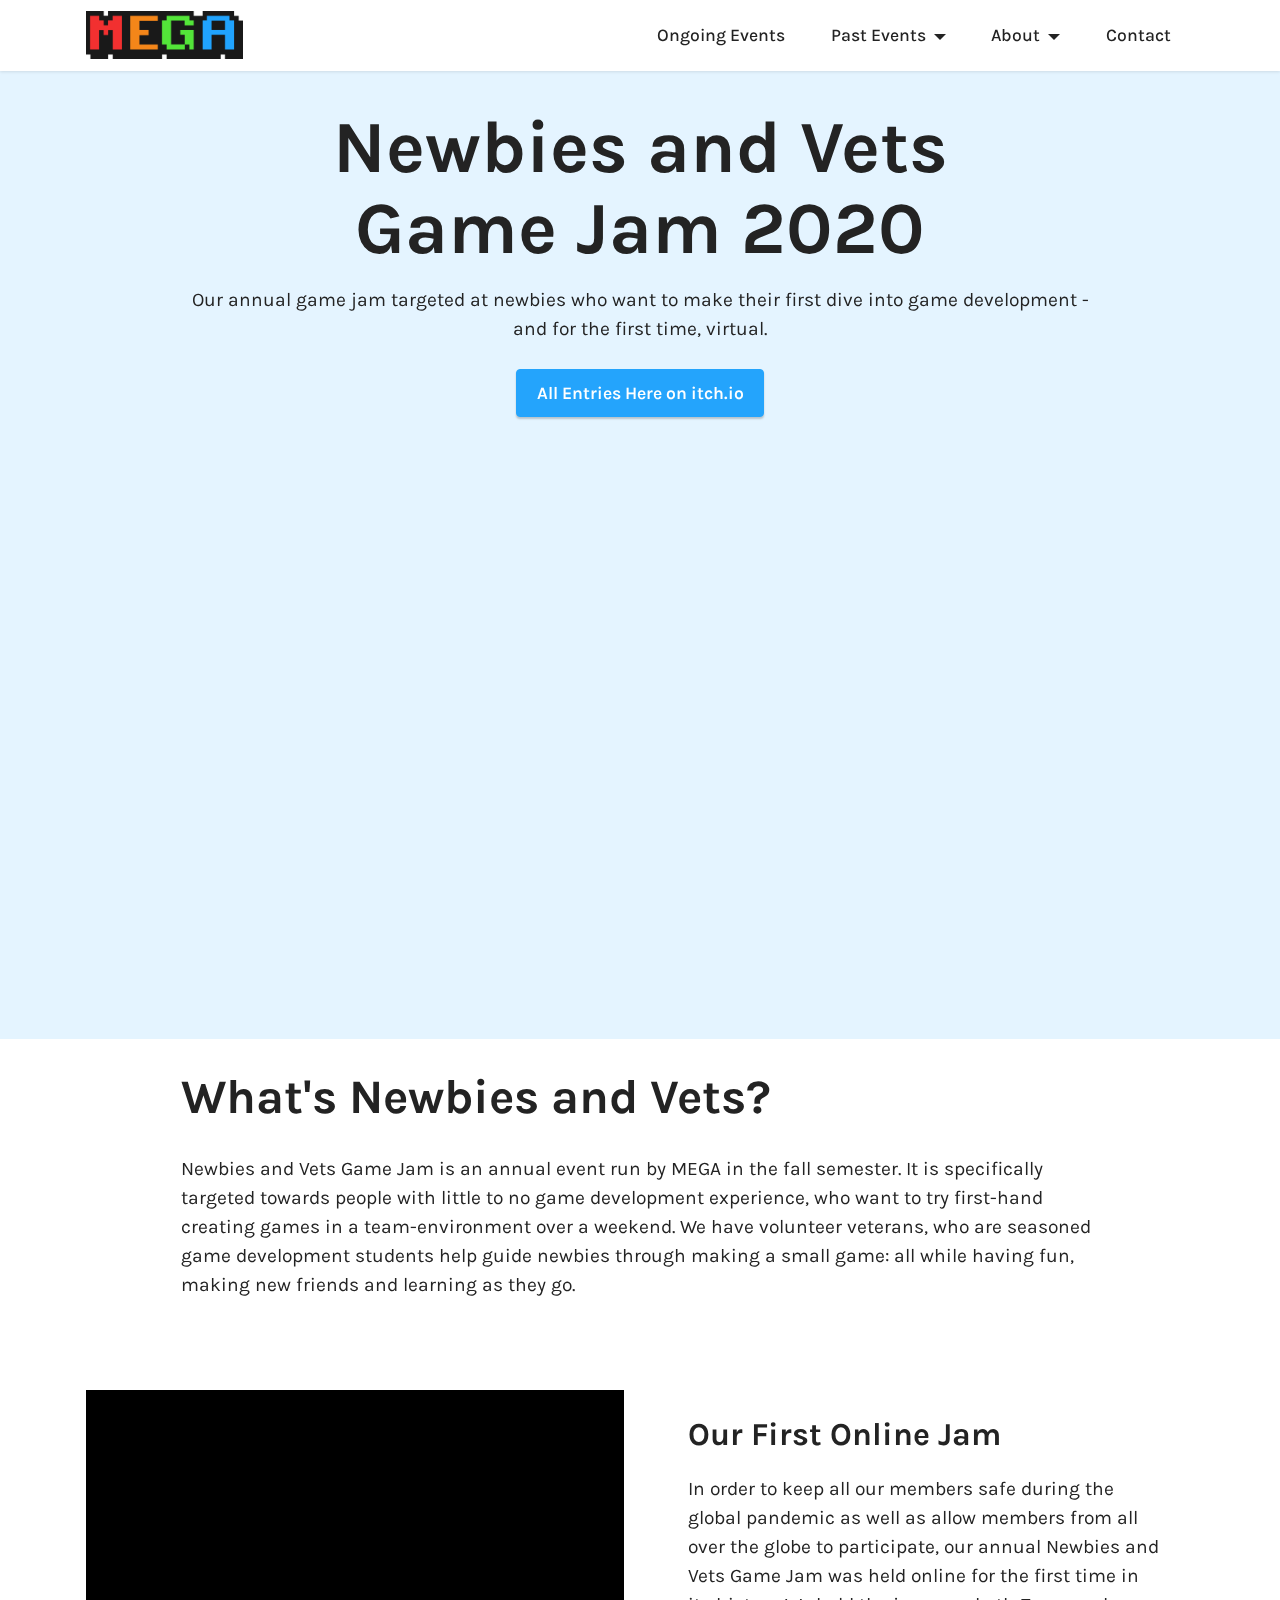
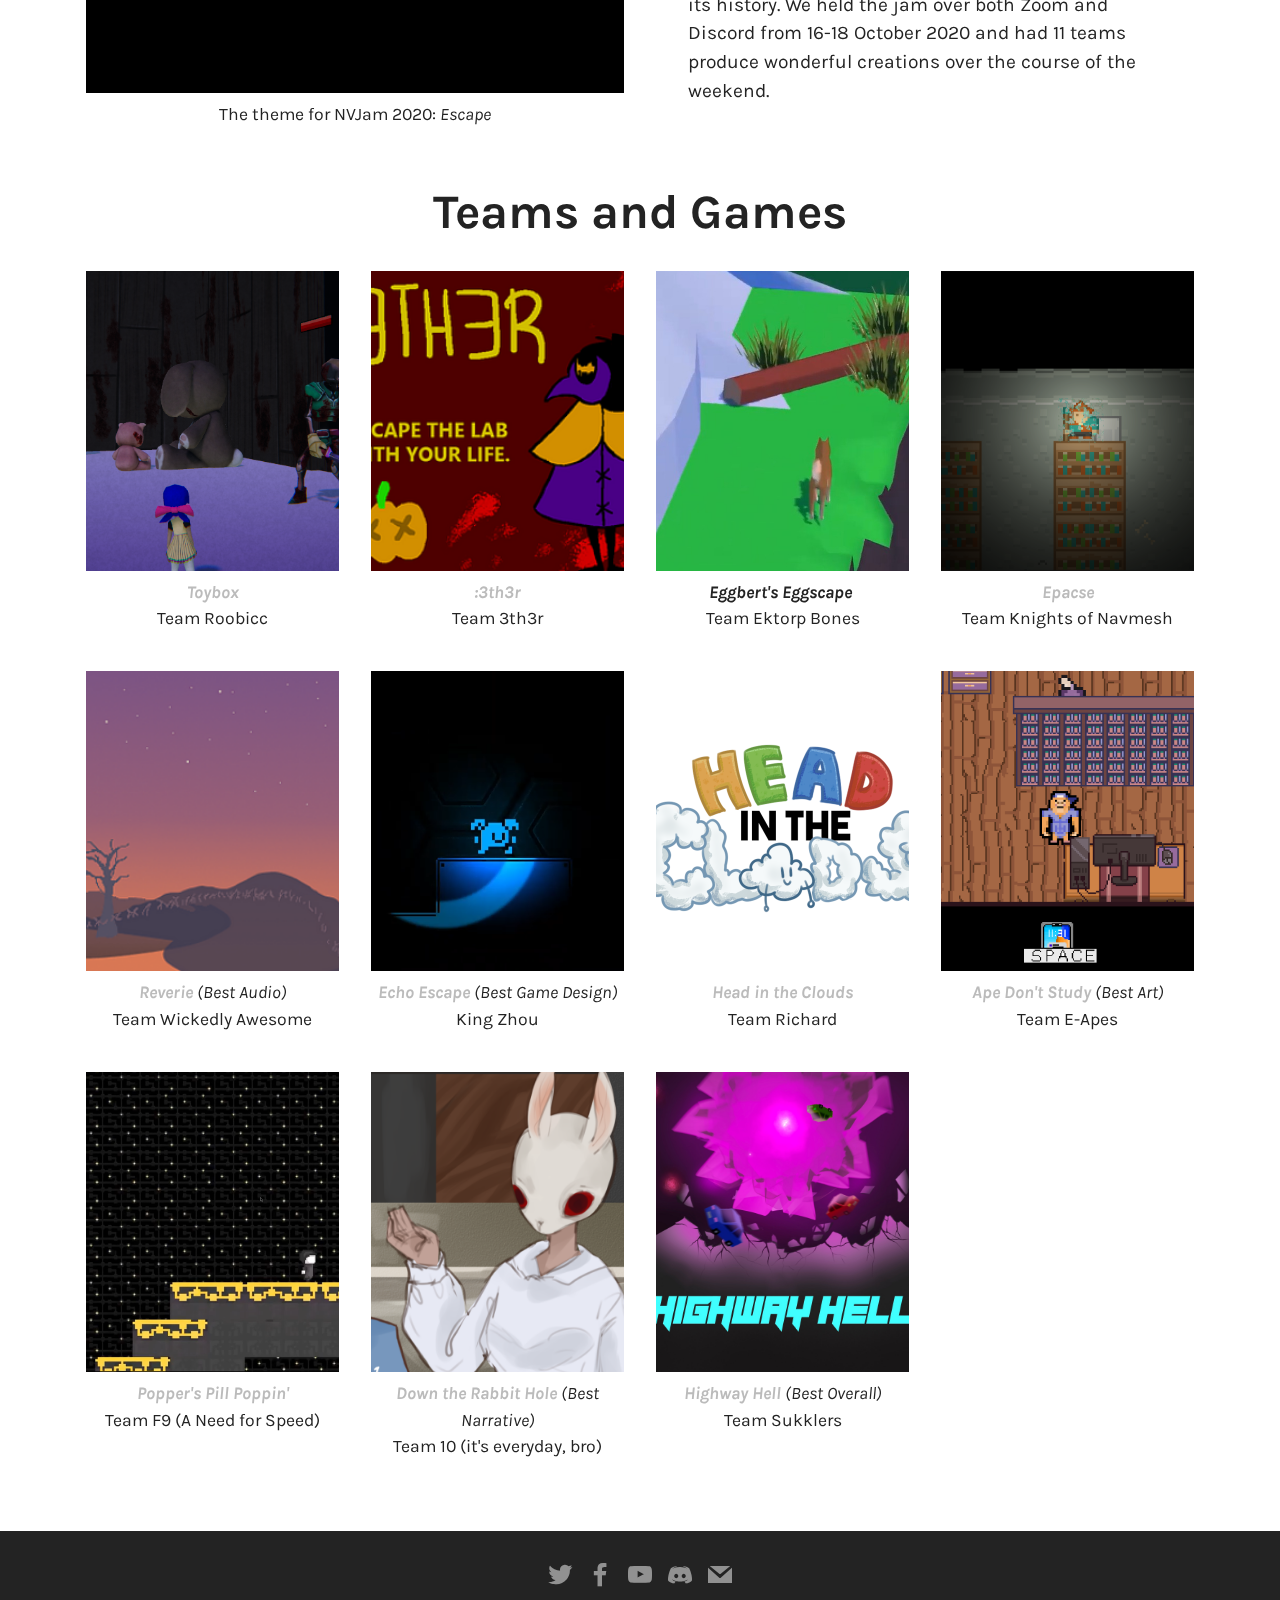
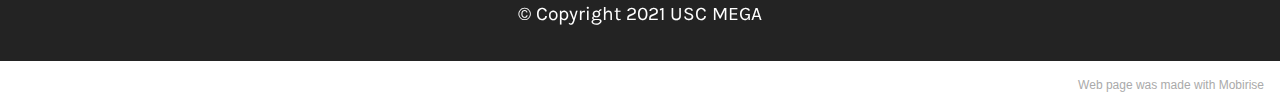
<file: NVJam2020.html>
<!DOCTYPE html>
<html  >
<head>
  <!-- Site made with Mobirise Website Builder v5.2.0, https://mobirise.com -->
  <meta charset="UTF-8">
  <meta http-equiv="X-UA-Compatible" content="IE=edge">
  <meta name="generator" content="Mobirise v5.2.0, mobirise.com">
  <meta name="viewport" content="width=device-width, initial-scale=1, minimum-scale=1">
  <link rel="shortcut icon" href="assets/images/megalogo-72ppi.png" type="image/x-icon">
  <meta name="description" content="">
  
  
  <title>NVJam 2020</title>
  <link rel="stylesheet" href="assets/web/assets/mobirise-icons2/mobirise2.css">
  <link rel="stylesheet" href="assets/tether/tether.min.css">
  <link rel="stylesheet" href="assets/bootstrap/css/bootstrap.min.css">
  <link rel="stylesheet" href="assets/bootstrap/css/bootstrap-grid.min.css">
  <link rel="stylesheet" href="assets/bootstrap/css/bootstrap-reboot.min.css">
  <link rel="stylesheet" href="assets/dropdown/css/style.css">
  <link rel="stylesheet" href="assets/socicon/css/styles.css">
  <link rel="stylesheet" href="assets/theme/css/style.css">
  <link rel="preload" as="style" href="assets/mobirise/css/mbr-additional.css"><link rel="stylesheet" href="assets/mobirise/css/mbr-additional.css" type="text/css">
  
  
  
  
</head>
<body>
  
  <section data-bs-version="5.1" class="menu menu2 cid-stL6tgK8g6" once="menu" id="menu2-e">
    
    <nav class="navbar navbar-dropdown navbar-fixed-top navbar-expand-lg">
        <div class="container">
            <div class="navbar-brand">
                <span class="navbar-logo">
                    
                        <a href="#top"><img src="assets/images/megalogo-72ppi.png" alt="" style="height: 3rem;"></a>
                    
                </span>
                
            </div>
            <button class="navbar-toggler" type="button" data-toggle="collapse" data-bs-toggle="collapse" data-target="#navbarSupportedContent" data-bs-target="#navbarSupportedContent" aria-controls="navbarNavAltMarkup" aria-expanded="false" aria-label="Toggle navigation">
                <div class="hamburger">
                    <span></span>
                    <span></span>
                    <span></span>
                    <span></span>
                </div>
            </button>
            <div class="collapse navbar-collapse" id="navbarSupportedContent">
                <ul class="navbar-nav nav-dropdown nav-right" data-app-modern-menu="true"><li class="nav-item"><a class="nav-link link text-black text-primary display-4" href="index.html#timeline2-a" data-bs-toggle="dropdown" aria-expanded="false">Ongoing Events</a></li><li class="nav-item dropdown open"><a class="nav-link link text-black dropdown-toggle display-4" href="#" data-toggle="dropdown-submenu" data-bs-toggle="dropdown" aria-expanded="true">Past Events</a><div class="dropdown-menu"><a class="text-black dropdown-item text-primary display-4" href="NVJam2021.html">Newbies and Vets Game Jam 2021</a><a class="text-black dropdown-item text-primary display-4" href="NVJam2021.html">Student Speakers Fall 2021<br></a><div class="dropdown"><a class="text-black dropdown-item text-primary dropdown-toggle display-4" href="#" data-toggle="dropdown-submenu" aria-expanded="false">Aug 2020 - May 2021</a><div class="dropdown-menu dropdown-submenu"><a class="text-black dropdown-item text-primary display-4" href="NVJam2020.html">Newbies and Vets <br>Game Jam 2020</a><a class="text-black dropdown-item text-primary display-4" href="studentspeakersfall2020.html">Student Speakers Fall 2020</a><a class="text-black dropdown-item text-primary display-4" href="studentspeakersspring2021.html">Student Speakers Spring 2021</a></div></div><div class="dropdown"><a class="text-black dropdown-item dropdown-toggle display-4" href="#" aria-expanded="false" data-toggle="dropdown-submenu" data-bs-toggle="dropdown">Aug 2019 - May 2020</a><div class="dropdown-menu dropdown-submenu"><a class="text-black dropdown-item text-primary display-4" href="NVJam2019.html" aria-expanded="false">Newbies and Vets<br>Game Jam 2019</a><a class="text-black dropdown-item text-primary display-4" href="MEGAGameJam.html" aria-expanded="false">MEGA Game Jam</a></div></div></div></li>
                    <li class="nav-item dropdown"><a class="nav-link link text-black dropdown-toggle display-4" href="#" data-toggle="dropdown-submenu" data-bs-toggle="dropdown" aria-expanded="false">
                            About</a><div class="dropdown-menu"><a class="text-black dropdown-item text-primary display-4" href="index.html#header14-9">Purpose</a><a class="text-black dropdown-item text-primary display-4" href="index.html#team1-4" aria-expanded="false">E-Board 2021-2022<br></a></div></li><li class="nav-item"><a class="nav-link link text-black text-primary display-4" href="mailto:megamesusc@gmail.com">Contact</a>
                    </li></ul>
                
                
            </div>
        </div>
    </nav>
</section>

<section data-bs-version="5.1" class="header16 cid-stSkqyabdc" data-bg-video="https://vimeo.com/428046504" id="header16-h">

    

    <div class="mbr-overlay" style="opacity: 0.8; background-color: rgb(221, 241, 255);"></div>

    <div class="container">
        <div class="row justify-content-center">
            <div class="col-12 col-lg-10">
                <h1 class="mbr-section-title mbr-fonts-style mb-3 display-1">
                    <strong>Newbies and Vets </strong><br><strong>Game Jam 2020</strong></h1>
                <p class="mbr-text mbr-fonts-style display-7">Our annual game jam targeted at newbies who want to make their first dive into game development - and for the first time, virtual.</p>
                <div class="mbr-section-btn mt-3"><a class="btn btn-info display-4" href="https://itch.io/jam/newbies-and-vets-game-jam/entries">All Entries Here on itch.io</a></div>
                <div class="video-wrapper mt-4"><iframe class="mbr-embedded-video" src="https://www.youtube.com/embed/ZsETy0ikn74?rel=0&amp;amp;showinfo=0&amp;autoplay=0&amp;loop=0" width="1280" height="720" frameborder="0" allowfullscreen></iframe></div>
            </div>
        </div>
    </div>
</section>

<section data-bs-version="5.1" class="content5 cid-stSovfJHhN" id="content5-j">
    
    <div class="container">
        <div class="row justify-content-center">
            <div class="col-md-12 col-lg-10">
                
                <h4 class="mbr-section-subtitle mbr-fonts-style mb-4 display-2"><strong>
                    What's Newbies and Vets?</strong></h4>
                <p class="mbr-text mbr-fonts-style display-7">
                    Newbies and Vets Game Jam is an annual event run by MEGA in the fall semester. It is specifically targeted towards people with little to no game development experience, who want to try first-hand creating games in a team-environment over a weekend. We have volunteer veterans, who are seasoned game development students help guide newbies through making a small game: all while having fun, making new friends and learning as they go.</p>
            </div>
        </div>
    </div>
</section>

<section data-bs-version="5.1" class="image1 cid-stSmYHxLOg" id="image1-i">
    

    

    <div class="container">
        <div class="row align-items-center">
            <div class="col-12 col-lg-6">
                <div class="image-wrapper">
                    <img src="assets/images/escape.gif" alt="Mobirise">
                    <p class="mbr-description mbr-fonts-style pt-2 align-center display-4">
                    The theme for NVJam 2020: <em>Escape</em></p>
                </div>
            </div>
            <div class="col-12 col-lg">
                <div class="text-wrapper">
                    <h3 class="mbr-section-title mbr-fonts-style mb-3 display-5">
                        <strong>Our First Online Jam</strong></h3>
                    <p class="mbr-text mbr-fonts-style display-7">
                        In order to keep all our members safe during the global pandemic as well as allow members from all over the globe to participate, our annual Newbies and Vets Game Jam was held online for the first time in its history. We held the jam over both Zoom and Discord from 16-18 October 2020 and had 11 teams produce wonderful creations over the course of the weekend.</p>
                </div>
            </div>
        </div>
    </div>
</section>

<section data-bs-version="5.1" class="gallery5 mbr-gallery cid-stSpQTZzBw" id="gallery5-l">
    

    

    <div class="container">
        <div class="mbr-section-head">
            <h3 class="mbr-section-title mbr-fonts-style align-center m-0 display-2"><strong>Teams and Games</strong></h3>
            
        </div>
        <div class="row mbr-gallery mt-4">
            <div class="col-12 col-md-6 col-lg-3 item gallery-image">
                <div class="item-wrapper" data-toggle="modal" data-bs-toggle="modal" data-target="#sX4Zzlxj34-modal" data-bs-target="#sX4Zzlxj34-modal">
                    <a href="https://glowcone.itch.io/toybox" target="_blank"><img class="w-100" src="assets/images/kxddwh.png" alt="" data-slide-to="0" data-bs-slide-to="0" data-target="#lb-sX4Zzlxj34" data-bs-target="#lb-sX4Zzlxj34"></a>
                    <div class="icon-wrapper">
                        <span class="mobi-mbri mobi-mbri-search mbr-iconfont mbr-iconfont-btn"></span>
                    </div>
                </div>
                <h6 class="mbr-item-subtitle mbr-fonts-style align-center mb-2 mt-2 display-4"><a href="https://glowcone.itch.io/toybox" class="text-primary" target="_blank"><em><strong>Toybox</strong></em></a><br>Team Roobicc</h6>
            </div>
            <div class="col-12 col-md-6 col-lg-3 item gallery-image">
                <div class="item-wrapper" data-toggle="modal" data-bs-toggle="modal" data-target="#sX4Zzlxj34-modal" data-bs-target="#sX4Zzlxj34-modal">
                    <a href="https://turnipboys.itch.io/3th3r" target="_blank"><img class="w-100" src="assets/images/capture2.png" alt="" data-slide-to="1" data-bs-slide-to="1" data-target="#lb-sX4Zzlxj34" data-bs-target="#lb-sX4Zzlxj34"></a>
                    <div class="icon-wrapper">
                        <span class="mobi-mbri mobi-mbri-search mbr-iconfont mbr-iconfont-btn"></span>
                    </div>
                </div>
                <h6 class="mbr-item-subtitle mbr-fonts-style align-center mb-2 mt-2 display-4"><a href="https://turnipboys.itch.io/3th3r" class="text-primary" target="_blank"><em><strong>:3th3r</strong></em></a><br>Team 3th3r</h6>
            </div>
            <div class="col-12 col-md-6 col-lg-3 item gallery-image">
                <div class="item-wrapper" data-toggle="modal" data-bs-toggle="modal" data-target="#sX4Zzlxj34-modal" data-bs-target="#sX4Zzlxj34-modal">
                    <img class="w-100" src="assets/images/snapshot.jpeg" alt="" data-slide-to="2" data-bs-slide-to="2" data-target="#lb-sX4Zzlxj34" data-bs-target="#lb-sX4Zzlxj34">
                    <div class="icon-wrapper">
                        <span class="mobi-mbri mobi-mbri-search mbr-iconfont mbr-iconfont-btn"></span>
                    </div>
                </div>
                <h6 class="mbr-item-subtitle mbr-fonts-style align-center mb-2 mt-2 display-4"><strong><em>Eggbert's Eggscape</em></strong>&nbsp;<br>Team Ektorp Bones</h6>
            </div>
            <div class="col-12 col-md-6 col-lg-3 item gallery-image">
                <div class="item-wrapper" data-toggle="modal" data-bs-toggle="modal" data-target="#sX4Zzlxj34-modal" data-bs-target="#sX4Zzlxj34-modal">
                    <a href="https://zeuvx.itch.io/epacse" target="_blank"><img class="w-100" src="assets/images/txueod.png" alt="" data-slide-to="3" data-bs-slide-to="3" data-target="#lb-sX4Zzlxj34" data-bs-target="#lb-sX4Zzlxj34"></a>
                    <div class="icon-wrapper">
                        <span class="mobi-mbri mobi-mbri-search mbr-iconfont mbr-iconfont-btn"></span>
                    </div>
                </div>
                <h6 class="mbr-item-subtitle mbr-fonts-style align-center mb-2 mt-2 display-4"><a href="https://zeuvx.itch.io/epacse" class="text-primary" target="_blank"><strong><em>Epacse</em></strong></a><br>Team Knights of Navmesh</h6>
            </div><div class="col-12 col-md-6 col-lg-3 item gallery-image">
                <div class="item-wrapper" data-toggle="modal" data-bs-toggle="modal" data-target="#sX4Zzlxj34-modal" data-bs-target="#sX4Zzlxj34-modal">
                    <a href="https://emmalizz.itch.io/reverie" target="_blank"><img class="w-100" src="assets/images/capture3.png" alt="" data-slide-to="4" data-bs-slide-to="4" data-target="#lb-sX4Zzlxj34" data-bs-target="#lb-sX4Zzlxj34"></a>
                    <div class="icon-wrapper">
                        <span class="mobi-mbri mobi-mbri-search mbr-iconfont mbr-iconfont-btn"></span>
                    </div>
                </div>
                <h6 class="mbr-item-subtitle mbr-fonts-style align-center mb-2 mt-2 display-4"><em><strong><a href="https://emmalizz.itch.io/reverie" class="text-primary" target="_blank"><b><i>Reverie</i></b></a> </strong>(Best Audio)</em><br>Team Wickedly Awesome</h6>
            </div><div class="col-12 col-md-6 col-lg-3 item gallery-image">
                <div class="item-wrapper" data-toggle="modal" data-bs-toggle="modal" data-target="#sX4Zzlxj34-modal" data-bs-target="#sX4Zzlxj34-modal">
                    <a href="https://zym35.itch.io/escape" target="_blank"><img class="w-100" src="assets/images/zaywxm.png" alt="" data-slide-to="5" data-bs-slide-to="5" data-target="#lb-sX4Zzlxj34" data-bs-target="#lb-sX4Zzlxj34"></a>
                    <div class="icon-wrapper">
                        <span class="mobi-mbri mobi-mbri-search mbr-iconfont mbr-iconfont-btn"></span>
                    </div>
                </div>
                <h6 class="mbr-item-subtitle mbr-fonts-style align-center mb-2 mt-2 display-4"><em><strong><a href="https://zym35.itch.io/escape" class="text-primary" target="_blank"><b><i>Echo Escape</i></b></a>&nbsp;</strong>(Best Game Design)</em><br>King Zhou</h6>
            </div><div class="col-12 col-md-6 col-lg-3 item gallery-image">
                <div class="item-wrapper" data-toggle="modal" data-bs-toggle="modal" data-target="#sX4Zzlxj34-modal" data-bs-target="#sX4Zzlxj34-modal">
                    <a href="https://dexterknaack.itch.io/head-in-the-clouds" target="_blank"><img class="w-100" src="assets/images/np1wje.png" alt="" data-slide-to="6" data-bs-slide-to="6" data-target="#lb-sX4Zzlxj34" data-bs-target="#lb-sX4Zzlxj34"></a>
                    <div class="icon-wrapper">
                        <span class="mobi-mbri mobi-mbri-search mbr-iconfont mbr-iconfont-btn"></span>
                    </div>
                </div>
                <h6 class="mbr-item-subtitle mbr-fonts-style align-center mb-2 mt-2 display-4"><a href="https://dexterknaack.itch.io/head-in-the-clouds" class="text-primary" target="_blank"><strong><em>Head in the Clouds</em></strong></a><br>Team Richard</h6>
            </div><div class="col-12 col-md-6 col-lg-3 item gallery-image">
                <div class="item-wrapper" data-toggle="modal" data-bs-toggle="modal" data-target="#sX4Zzlxj34-modal" data-bs-target="#sX4Zzlxj34-modal">
                    <a href="https://dwagon6.itch.io/ape-dont-study" target="_blank"><img class="w-100" src="assets/images/kriz8q.png" alt="" data-slide-to="7" data-bs-slide-to="7" data-target="#lb-sX4Zzlxj34" data-bs-target="#lb-sX4Zzlxj34"></a>
                    <div class="icon-wrapper">
                        <span class="mobi-mbri mobi-mbri-search mbr-iconfont mbr-iconfont-btn"></span>
                    </div>
                </div>
                <h6 class="mbr-item-subtitle mbr-fonts-style align-center mb-2 mt-2 display-4"><em><strong><a href="https://dwagon6.itch.io/ape-dont-study" class="text-primary" target="_blank"><b><i>Ape Don't Study</i></b></a> </strong>(Best Art)</em><strong><em><br></em></strong>Team E-Apes</h6>
            </div><div class="col-12 col-md-6 col-lg-3 item gallery-image">
                <div class="item-wrapper" data-toggle="modal" data-bs-toggle="modal" data-target="#sX4Zzlxj34-modal" data-bs-target="#sX4Zzlxj34-modal">
                    <a href="https://ph3rin.itch.io/poppers-pill-poppin" target="_blank"><img class="w-100" src="assets/images/capture4.png" alt="" data-slide-to="8" data-bs-slide-to="8" data-target="#lb-sX4Zzlxj34" data-bs-target="#lb-sX4Zzlxj34"></a>
                    <div class="icon-wrapper">
                        <span class="mobi-mbri mobi-mbri-search mbr-iconfont mbr-iconfont-btn"></span>
                    </div>
                </div>
                <h6 class="mbr-item-subtitle mbr-fonts-style align-center mb-2 mt-2 display-4"><a href="https://ph3rin.itch.io/poppers-pill-poppin" class="text-primary" target="_blank"><strong><em>Popper's Pill Poppin'</em></strong></a><strong><em><br></em></strong>Team F9 (A Need for Speed)</h6>
            </div><div class="col-12 col-md-6 col-lg-3 item gallery-image">
                <div class="item-wrapper" data-toggle="modal" data-bs-toggle="modal" data-target="#sX4Zzlxj34-modal" data-bs-target="#sX4Zzlxj34-modal">
                    <a href="https://silverwolfhesh.itch.io/down-the-rabbit-hole" target="_blank"><img class="w-100" src="assets/images/dov9cp-1.png" alt="" data-slide-to="9" data-bs-slide-to="9" data-target="#lb-sX4Zzlxj34" data-bs-target="#lb-sX4Zzlxj34"></a>
                    <div class="icon-wrapper">
                        <span class="mobi-mbri mobi-mbri-search mbr-iconfont mbr-iconfont-btn"></span>
                    </div>
                </div>
                <h6 class="mbr-item-subtitle mbr-fonts-style align-center mb-2 mt-2 display-4"><em><strong><a href="https://silverwolfhesh.itch.io/down-the-rabbit-hole" class="text-primary" target="_blank"><b><i>Down the Rabbit Hole</i></b></a> </strong>(Best Narrative)</em><strong><em><br></em></strong>Team 10 (it's everyday, bro)</h6>
            </div><div class="col-12 col-md-6 col-lg-3 item gallery-image">
                <div class="item-wrapper" data-toggle="modal" data-bs-toggle="modal" data-target="#sX4Zzlxj34-modal" data-bs-target="#sX4Zzlxj34-modal">
                    <a href="https://david-zheng.itch.io/highway-hell" target="_blank"><img class="w-100" src="assets/images/2ipvcc.jpg" alt="" data-slide-to="10" data-bs-slide-to="10" data-target="#lb-sX4Zzlxj34" data-bs-target="#lb-sX4Zzlxj34"></a>
                    <div class="icon-wrapper">
                        <span class="mobi-mbri mobi-mbri-search mbr-iconfont mbr-iconfont-btn"></span>
                    </div>
                </div>
                <h6 class="mbr-item-subtitle mbr-fonts-style align-center mb-2 mt-2 display-4"><em><strong><a href="https://david-zheng.itch.io/highway-hell" class="text-primary" target="_blank"><b><i>Highway Hell</i></b></a>&nbsp;</strong>(Best Overall)</em><strong><em><br></em></strong>Team Sukklers</h6>
            </div>
        </div>

        <div class="modal mbr-slider" tabindex="-1" role="dialog" aria-hidden="true" id="sX4Zzlxj34-modal">
            <div class="modal-dialog" role="document">
                <div class="modal-content">
                    <div class="modal-body">
                        <div class="carousel slide" id="lb-sX4Zzlxj34" data-interval="5000" data-bs-interval="5000">
                            <div class="carousel-inner">
                                <div class="carousel-item active">
                                    <img class="d-block w-100" src="assets/images/kxddwh.png" alt="">
                                </div>
                                <div class="carousel-item">
                                    <img class="d-block w-100" src="assets/images/capture2.png" alt="">
                                </div>
                                <div class="carousel-item">
                                    <img class="d-block w-100" src="assets/images/snapshot.jpeg" alt="">
                                </div>
                                <div class="carousel-item">
                                    <img class="d-block w-100" src="assets/images/txueod.png" alt="">
                                </div><div class="carousel-item">
                                    <img class="d-block w-100" src="assets/images/capture3.png" alt="">
                                </div><div class="carousel-item">
                                    <img class="d-block w-100" src="assets/images/zaywxm.png" alt="">
                                </div><div class="carousel-item">
                                    <img class="d-block w-100" src="assets/images/np1wje.png" alt="">
                                </div><div class="carousel-item">
                                    <img class="d-block w-100" src="assets/images/kriz8q.png" alt="">
                                </div><div class="carousel-item">
                                    <img class="d-block w-100" src="assets/images/capture4.png" alt="">
                                </div><div class="carousel-item">
                                    <img class="d-block w-100" src="assets/images/dov9cp-1.png" alt="">
                                </div><div class="carousel-item">
                                    <img class="d-block w-100" src="assets/images/2ipvcc.jpg" alt="">
                                </div>
                            </div>
                            <ol class="carousel-indicators">
                                <li data-slide-to="0" data-bs-slide-to="0" class="active" data-target="#lb-sX4Zzlxj34" data-bs-target="#lb-sX4Zzlxj34"></li>
                                <li data-slide-to="1" data-bs-slide-to="1" data-target="#lb-sX4Zzlxj34" data-bs-target="#lb-sX4Zzlxj34"></li>
                                <li data-slide-to="2" data-bs-slide-to="2" data-target="#lb-sX4Zzlxj34" data-bs-target="#lb-sX4Zzlxj34"></li>
                                <li data-slide-to="3" data-bs-slide-to="3" data-target="#lb-sX4Zzlxj34" data-bs-target="#lb-sX4Zzlxj34"></li><li data-slide-to="4" data-bs-slide-to="4" data-target="#lb-sX4Zzlxj34" data-bs-target="#lb-sX4Zzlxj34"></li><li data-slide-to="5" data-bs-slide-to="5" data-target="#lb-sX4Zzlxj34" data-bs-target="#lb-sX4Zzlxj34"></li><li data-slide-to="6" data-bs-slide-to="6" data-target="#lb-sX4Zzlxj34" data-bs-target="#lb-sX4Zzlxj34"></li><li data-slide-to="7" data-bs-slide-to="7" data-target="#lb-sX4Zzlxj34" data-bs-target="#lb-sX4Zzlxj34"></li><li data-slide-to="8" data-bs-slide-to="8" data-target="#lb-sX4Zzlxj34" data-bs-target="#lb-sX4Zzlxj34"></li><li data-slide-to="9" data-bs-slide-to="9" data-target="#lb-sX4Zzlxj34" data-bs-target="#lb-sX4Zzlxj34"></li><li data-slide-to="10" data-bs-slide-to="10" data-target="#lb-sX4Zzlxj34" data-bs-target="#lb-sX4Zzlxj34"></li>
                            </ol>
                            <a role="button" href="" class="close" data-dismiss="modal" data-bs-dismiss="modal" aria-label="Close">
                            </a>
                            <a class="carousel-control-prev carousel-control" role="button" data-slide="prev" data-bs-slide="prev" href="#lb-sX4Zzlxj34">
                                <span class="mobi-mbri mobi-mbri-arrow-prev" aria-hidden="true"></span>
                                <span class="sr-only visually-hidden">Previous</span>
                            </a>
                            <a class="carousel-control-next carousel-control" role="button" data-slide="next" data-bs-slide="next" href="#lb-sX4Zzlxj34">
                                <span class="mobi-mbri mobi-mbri-arrow-next" aria-hidden="true"></span>
                                <span class="sr-only visually-hidden">Next</span>
                            </a>
                        </div>
                    </div>
                </div>
            </div>
        </div>
    </div>
</section>

<section data-bs-version="5.1" class="footer3 cid-stLajovn98" once="footers" id="footer3-f">

    

    

    <div class="container">
        <div class="media-container-row align-center mbr-white">
            
            <div class="row social-row">
                <div class="social-list align-right pb-2">
                    
                    
                    
                    
                    
                    
                <div class="soc-item">
                        <a href="https://twitter.com/mega_usc?lang=en" target="_blank">
                            <span class="mbr-iconfont mbr-iconfont-social socicon-twitter socicon"></span>
                        </a>
                    </div><div class="soc-item">
                        <a href="https://www.facebook.com/groups/USCMEGA" target="_blank">
                            <span class="mbr-iconfont mbr-iconfont-social socicon-facebook socicon"></span>
                        </a>
                    </div><div class="soc-item">
                        <a href="https://www.youtube.com/channel/UCIBItRsN4xbacLwSqt4pJmg" target="_blank">
                            <span class="mbr-iconfont mbr-iconfont-social socicon-youtube socicon"></span>
                        </a>
                    </div><div class="soc-item">
                        <a href="https://discord.gg/4aGbZuf" target="_blank">
                            <span class="mbr-iconfont mbr-iconfont-social socicon-discord socicon"></span>
                        </a>
                    </div><div class="soc-item">
                        <a href="mailto:megamesusc@gmail.com">
                            <span class="mbr-iconfont mbr-iconfont-social socicon-mail socicon"></span>
                        </a>
                    </div></div>
            </div>
            <div class="row row-copirayt">
                <p class="mbr-text mb-0 mbr-fonts-style mbr-white align-center display-7">
                    © Copyright 2021 USC MEGA</p>
            </div>
        </div>
    </div>
</section><section style="background-color: #fff; font-family: -apple-system, BlinkMacSystemFont, 'Segoe UI', 'Roboto', 'Helvetica Neue', Arial, sans-serif; color:#aaa; font-size:12px; padding: 0; align-items: center; display: flex;"><a href="https://mobirise.site/c" style="flex: 1 1; height: 3rem; padding-left: 1rem;"></a><p style="flex: 0 0 auto; margin:0; padding-right:1rem;">Web page was <a href="https://mobirise.site/g" style="color:#aaa;">made</a> with Mobirise</p></section><script src="assets/web/assets/jquery/jquery.min.js"></script>  <script src="assets/popper/popper.min.js"></script>  <script src="assets/tether/tether.min.js"></script>  <script src="assets/bootstrap/js/bootstrap.min.js"></script>  <script src="assets/smoothscroll/smooth-scroll.js"></script>  <script src="assets/dropdown/js/nav-dropdown.js"></script>  <script src="assets/dropdown/js/navbar-dropdown.js"></script>  <script src="assets/touchswipe/jquery.touch-swipe.min.js"></script>  <script src="assets/playervimeo/vimeo_player.js"></script>  <script src="assets/ytplayer/jquery.mb.ytplayer.min.js"></script>  <script src="assets/vimeoplayer/jquery.mb.vimeo_player.js"></script>  <script src="assets/theme/js/script.js"></script>  
  
  
 <div id="scrollToTop" class="scrollToTop mbr-arrow-up"><a style="text-align: center;"><i class="mbr-arrow-up-icon mbr-arrow-up-icon-cm cm-icon cm-icon-smallarrow-up"></i></a></div>
  </body>
</html>
</file>
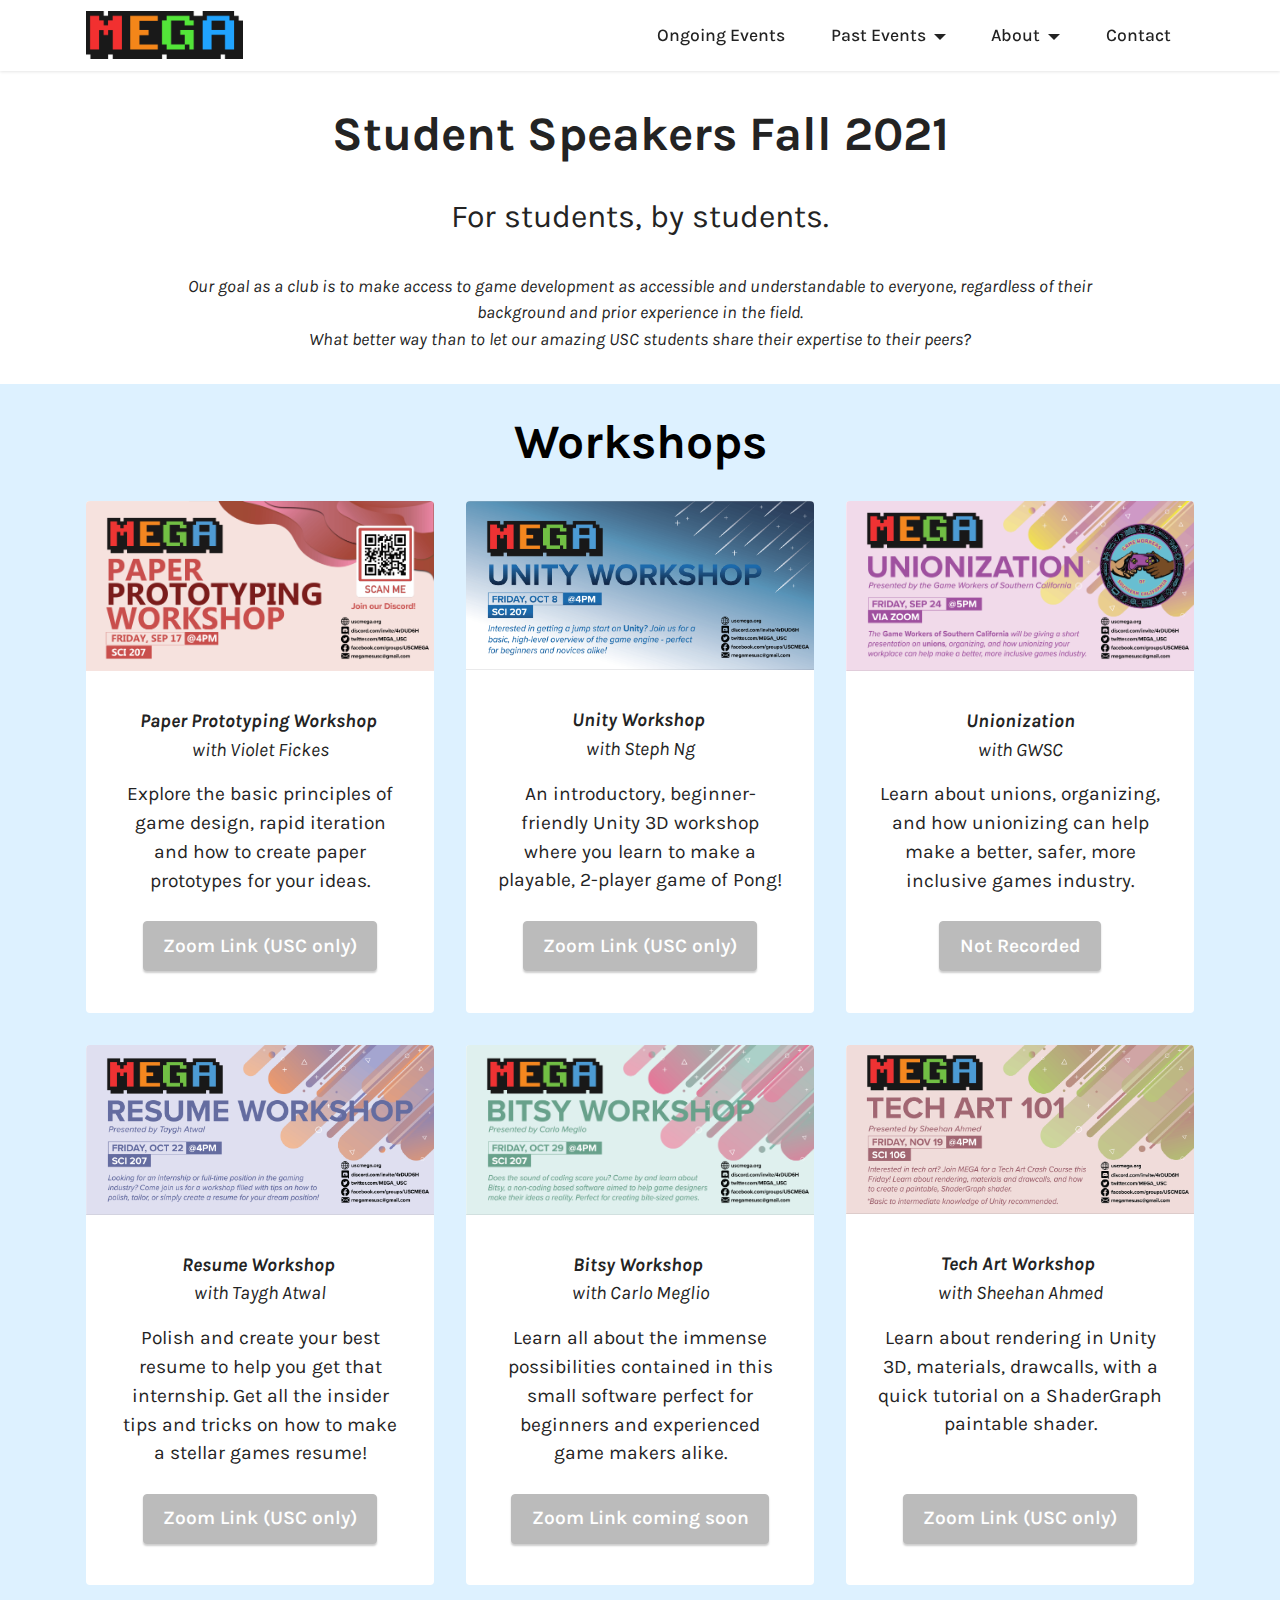
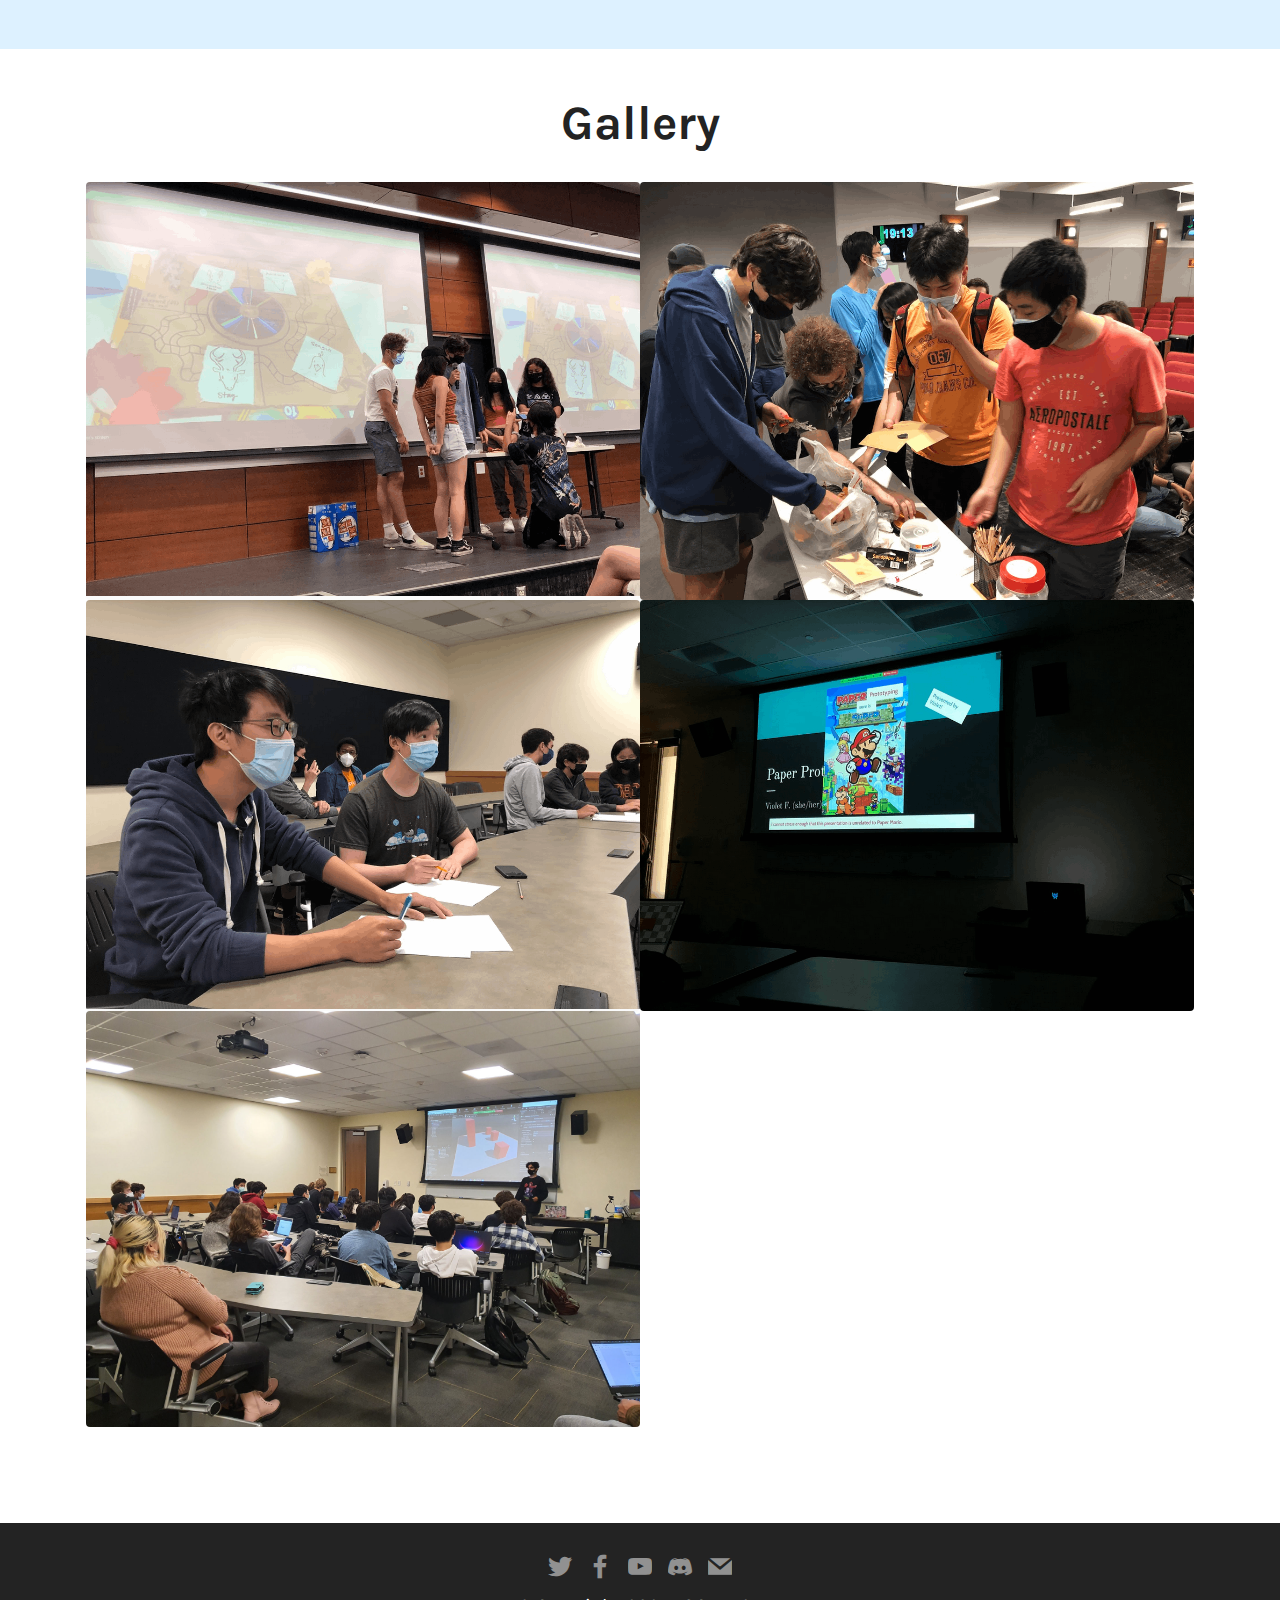
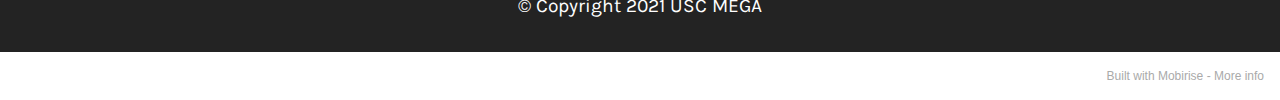
<file: page7.html>
<!DOCTYPE html>
<html  >
<head>
  <!-- Site made with Mobirise Website Builder v5.2.0, https://mobirise.com -->
  <meta charset="UTF-8">
  <meta http-equiv="X-UA-Compatible" content="IE=edge">
  <meta name="generator" content="Mobirise v5.2.0, mobirise.com">
  <meta name="viewport" content="width=device-width, initial-scale=1, minimum-scale=1">
  <link rel="shortcut icon" href="assets/images/megalogo-72ppi.png" type="image/x-icon">
  <meta name="description" content="">
  
  
  <title>Student Speakers Fall 2021</title>
  <link rel="stylesheet" href="assets/tether/tether.min.css">
  <link rel="stylesheet" href="assets/bootstrap/css/bootstrap.min.css">
  <link rel="stylesheet" href="assets/bootstrap/css/bootstrap-grid.min.css">
  <link rel="stylesheet" href="assets/bootstrap/css/bootstrap-reboot.min.css">
  <link rel="stylesheet" href="assets/dropdown/css/style.css">
  <link rel="stylesheet" href="assets/socicon/css/styles.css">
  <link rel="stylesheet" href="assets/theme/css/style.css">
  <link rel="preload" as="style" href="assets/mobirise/css/mbr-additional.css"><link rel="stylesheet" href="assets/mobirise/css/mbr-additional.css" type="text/css">
  
  
  
  
</head>
<body>
  
  <section data-bs-version="5.1" class="menu menu2 cid-sX4vU1w42I" once="menu" id="menu2-1r">
    
    <nav class="navbar navbar-dropdown navbar-fixed-top navbar-expand-lg">
        <div class="container">
            <div class="navbar-brand">
                <span class="navbar-logo">
                    
                        <a href="#top"><img src="assets/images/megalogo-72ppi.png" alt="" style="height: 3rem;"></a>
                    
                </span>
                
            </div>
            <button class="navbar-toggler" type="button" data-toggle="collapse" data-bs-toggle="collapse" data-target="#navbarSupportedContent" data-bs-target="#navbarSupportedContent" aria-controls="navbarNavAltMarkup" aria-expanded="false" aria-label="Toggle navigation">
                <div class="hamburger">
                    <span></span>
                    <span></span>
                    <span></span>
                    <span></span>
                </div>
            </button>
            <div class="collapse navbar-collapse" id="navbarSupportedContent">
                <ul class="navbar-nav nav-dropdown nav-right" data-app-modern-menu="true"><li class="nav-item"><a class="nav-link link text-black text-primary display-4" href="index.html#timeline2-a" data-bs-toggle="dropdown" aria-expanded="false">Ongoing Events</a></li><li class="nav-item dropdown open"><a class="nav-link link text-black dropdown-toggle display-4" href="#" data-toggle="dropdown-submenu" data-bs-toggle="dropdown" aria-expanded="true">Past Events</a><div class="dropdown-menu"><a class="text-black dropdown-item text-primary display-4" href="NVJam2021.html">Newbies and Vets Game Jam 2021</a><a class="text-black dropdown-item text-primary display-4" href="NVJam2021.html">Student Speakers Fall 2021<br></a><div class="dropdown"><a class="text-black dropdown-item text-primary dropdown-toggle display-4" href="#" data-toggle="dropdown-submenu" aria-expanded="false">Aug 2020 - May 2021</a><div class="dropdown-menu dropdown-submenu"><a class="text-black dropdown-item text-primary display-4" href="NVJam2020.html">Newbies and Vets <br>Game Jam 2020</a><a class="text-black dropdown-item text-primary display-4" href="studentspeakersfall2020.html">Student Speakers Fall 2020</a><a class="text-black dropdown-item text-primary display-4" href="studentspeakersspring2021.html">Student Speakers Spring 2021</a></div></div><div class="dropdown"><a class="text-black dropdown-item dropdown-toggle display-4" href="#" aria-expanded="false" data-toggle="dropdown-submenu" data-bs-toggle="dropdown">Aug 2019 - May 2020</a><div class="dropdown-menu dropdown-submenu"><a class="text-black dropdown-item text-primary display-4" href="NVJam2019.html" aria-expanded="false">Newbies and Vets<br>Game Jam 2019</a><a class="text-black dropdown-item text-primary display-4" href="MEGAGameJam.html" aria-expanded="false">MEGA Game Jam</a></div></div></div></li>
                    <li class="nav-item dropdown"><a class="nav-link link text-black dropdown-toggle display-4" href="#" data-toggle="dropdown-submenu" data-bs-toggle="dropdown" aria-expanded="false">
                            About</a><div class="dropdown-menu"><a class="text-black dropdown-item text-primary display-4" href="index.html#header14-9">Purpose</a><a class="text-black dropdown-item text-primary display-4" href="index.html#team1-4" aria-expanded="false">E-Board 2021-2022<br></a></div></li><li class="nav-item"><a class="nav-link link text-black text-primary display-4" href="mailto:megamesusc@gmail.com">Contact</a>
                    </li></ul>
                
                
            </div>
        </div>
    </nav>
</section>

<section class="content4 cid-sX4wlxF7Rr" id="content4-1t">
    
    
    <div class="container">
        <div class="row justify-content-center">
            <div class="title col-md-12 col-lg-10">
                <h3 class="mbr-section-title mbr-fonts-style align-center mb-4 display-2">
                    <strong>Student Speakers Fall 2021</strong></h3>
                <h4 class="mbr-section-subtitle align-center mbr-fonts-style mb-4 display-5">
                    For students, by students.</h4>
                
            </div>
        </div>
    </div>
</section>

<section class="content5 cid-sX4wxy5NzC" id="content5-1u">
    
    <div class="container">
        <div class="row justify-content-center">
            <div class="col-md-12 col-lg-10">
                
                
                <p class="mbr-text mbr-fonts-style display-4"><em>
                    Our goal as a club is to make access to game development as accessible and understandable to everyone, regardless of their background and prior experience in the field. </em><br><em>What better way than to let our amazing USC students share their expertise to their peers?</em></p>
            </div>
        </div>
    </div>
</section>

<section data-bs-version="5.1" class="gallery2 cid-sX4vU0AI3E" id="gallery2-1q">
    
    
    <div class="container">
        <div class="mbr-section-head">
            <h4 class="mbr-section-title mbr-fonts-style align-center mb-0 display-2"><strong>Workshops</strong></h4>
            
        </div>
        <div class="row mt-4">
            <div class="item features-image сol-12 col-md-6 col-lg-4">
                <div class="item-wrapper">
                    <div class="item-img">
                        <img src="assets/images/mega-paperprototypingworkshop-1632x797.png" alt="">
                    </div>
                    <div class="item-content">
                        
                        <h6 class="item-subtitle mbr-fonts-style mt-1 display-7"><em><strong>Paper Prototyping Workshop&nbsp;</strong></em><br><em>with Violet Fickes</em></h6>
                        <p class="mbr-text mbr-fonts-style mt-3 display-7">Explore the basic principles of game design, rapid iteration and how to create paper prototypes for your ideas.</p>
                    </div>
                    <div class="mbr-section-btn item-footer mt-2"><a href="https://bit.ly/3Dq6BLi" class="btn btn-primary item-btn display-7" target="_blank">Zoom Link (USC only)</a></div>
                </div>
            </div><div class="item features-image сol-12 col-md-6 col-lg-4">
                <div class="item-wrapper">
                    <div class="item-img">
                        <img src="assets/images/unityworkshop-newsletterresize-2073x1011.png" alt="" data-slide-to="1">
                    </div>
                    <div class="item-content">
                        
                        <h6 class="item-subtitle mbr-fonts-style mt-1 display-7"><em><strong>Unity Workshop&nbsp;</strong></em><br><em>with Steph Ng</em></h6>
                        <p class="mbr-text mbr-fonts-style mt-3 display-7">An introductory, beginner-friendly Unity 3D workshop where you learn to make a playable, 2-player game of Pong!</p>
                    </div>
                    <div class="mbr-section-btn item-footer mt-2"><a href="https://usc.zoom.us/rec/share/8K1KxHyhVXnKOeSmGhw5QAMZuz2BJbvgWaxMVBsAFLVmfzWgn-3A0YSqI14b7fZo.6t77xdMf7I8UJbRI?startTime=1633734029000" class="btn btn-primary item-btn display-7" target="_blank">Zoom Link (USC only)</a></div>
                </div>
            </div><div class="item features-image сol-12 col-md-6 col-lg-4">
                <div class="item-wrapper">
                    <div class="item-img">
                        <img src="assets/images/gwsc-newsletter-1632x797.png" alt="" data-slide-to="2">
                    </div>
                    <div class="item-content">
                        
                        <h6 class="item-subtitle mbr-fonts-style mt-1 display-7"><em><strong>Unionization</strong></em><br><em>with GWSC</em></h6>
                        <p class="mbr-text mbr-fonts-style mt-3 display-7">Learn about unions, organizing, and how unionizing can help make a better, safer, more inclusive games industry.<br></p>
                    </div>
                    <div class="mbr-section-btn item-footer mt-2"><a href="page7.html" class="btn btn-primary item-btn display-7">Not Recorded</a></div>
                </div>
            </div><div class="item features-image сol-12 col-md-6 col-lg-4">
                <div class="item-wrapper">
                    <div class="item-img">
                        <img src="assets/images/resumeworkshop-newsletter-1-2073x1012.png" alt="" data-slide-to="3">
                    </div>
                    <div class="item-content">
                        
                        <h6 class="item-subtitle mbr-fonts-style mt-1 display-7"><em><strong>Resume Workshop&nbsp;</strong></em><br><em>with Taygh Atwal</em></h6>
                        <p class="mbr-text mbr-fonts-style mt-3 display-7">Polish and create your best resume to help you get that internship. Get all the insider tips and tricks on how to make a stellar games resume!
                        </p>
                    </div>
                    <div class="mbr-section-btn item-footer mt-2"><a href="https://usc.zoom.us/rec/play/811TWRBMYMccXnKNGn4Qgo9mFylb65ZQru22WKLYmh8JtADiI4Gh-myyDfVw6gbMbjYfaFjPnWmilvgs.O8dvXdO_w77UQv93?continueMode=true" class="btn btn-primary item-btn display-7" target="_blank">Zoom Link (USC only)</a></div>
                </div>
            </div><div class="item features-image сol-12 col-md-6 col-lg-4">
                <div class="item-wrapper">
                    <div class="item-img">
                        <img src="assets/images/bitsyworkshop-newsletter-1632x797.png" alt="" data-slide-to="4">
                    </div>
                    <div class="item-content">
                        
                        <h6 class="item-subtitle mbr-fonts-style mt-1 display-7"><em><strong>Bitsy Workshop&nbsp;</strong></em><br><em>with Carlo Meglio</em></h6>
                        <p class="mbr-text mbr-fonts-style mt-3 display-7">Learn all about the immense possibilities contained in this small software perfect for beginners and experienced game makers alike.
                        </p>
                    </div>
                    <div class="mbr-section-btn item-footer mt-2"><a href="page7.html" class="btn btn-primary item-btn display-7">Zoom Link coming soon</a></div>
                </div>
            </div><div class="item features-image сol-12 col-md-6 col-lg-4">
                <div class="item-wrapper">
                    <div class="item-img">
                        <img src="assets/images/techartcrashcourse-newsletter-1920x937.png" alt="" data-slide-to="5">
                    </div>
                    <div class="item-content">
                        
                        <h6 class="item-subtitle mbr-fonts-style mt-1 display-7"><em><strong>Tech Art Workshop&nbsp;</strong></em><br><em>with Sheehan Ahmed</em></h6>
                        <p class="mbr-text mbr-fonts-style mt-3 display-7">Learn about rendering in Unity 3D, materials, drawcalls, with a quick tutorial on a ShaderGraph paintable shader. 
                        </p>
                    </div>
                    <div class="mbr-section-btn item-footer mt-2"><a href="https://usc.zoom.us/rec/share/xAi63-e3-T4nfRfFHbmG5PvFXmB43D8WjAJF_LfesJQDH5CcR4sKRMfkh3pyOboR.YJUb_0ZRk2GbNFuQ?startTime=1637366223000" class="btn btn-primary item-btn display-7" target="_blank">Zoom Link (USC only)</a></div>
                </div>
            </div>
            
            
            
        </div>
    </div>
</section>

<section class="gallery1 cid-sX4YRfknpf" id="gallery1-1v">
    
    
    <div class="container">
        <div class="mbr-section-head">
            <h4 class="mbr-section-title mbr-fonts-style align-center mb-0 display-2">
                <strong>Gallery</strong></h4>
            
        </div>
        <div class="row mt-4">
            <div class="item features-image сol-12 col-md-6 col-lg-6">
                <div class="item-wrapper">
                    <div class="item-img">
                        <img src="assets/images/capture-1034x772.png" alt="">
                    </div>
                    
                    
                </div>
            </div>
            <div class="item features-image сol-12 col-md-6 col-lg-6">
                <div class="item-wrapper">
                    <div class="item-img">
                        <img src="assets/images/capture2-1031x777.png" alt="">
                    </div>
                    
                    
                </div>
            </div>
            <div class="item features-image сol-12 col-md-6 col-lg-6">
                <div class="item-wrapper">
                    <div class="item-img">
                        <img src="assets/images/capture3-1030x761.png" alt="">
                    </div>
                    
                    
                </div>
            </div>
            <div class="item features-image сol-12 col-md-6 col-lg-6">
                <div class="item-wrapper">
                    <div class="item-img">
                        <img src="assets/images/capture4-1022x759.png" alt="" title="">
                    </div>
                    
                    
                </div>
            </div><div class="item features-image сol-12 col-md-6 col-lg-6">
                <div class="item-wrapper">
                    <div class="item-img">
                        <img src="assets/images/20211119-162823-1920x1440.jpg" alt="" title="" data-slide-to="4">
                    </div>
                    
                    
                </div>
            </div>
        </div>
    </div>
</section>

<section data-bs-version="5.1" class="footer3 cid-sX4vU2cW4Y" once="footers" id="footer3-1s">

    

    

    <div class="container">
        <div class="media-container-row align-center mbr-white">
            
            <div class="row social-row">
                <div class="social-list align-right pb-2">
                    
                    
                    
                    
                    
                    
                <div class="soc-item">
                        <a href="https://twitter.com/mega_usc?lang=en" target="_blank">
                            <span class="mbr-iconfont mbr-iconfont-social socicon-twitter socicon"></span>
                        </a>
                    </div><div class="soc-item">
                        <a href="https://www.facebook.com/groups/USCMEGA" target="_blank">
                            <span class="mbr-iconfont mbr-iconfont-social socicon-facebook socicon"></span>
                        </a>
                    </div><div class="soc-item">
                        <a href="https://www.youtube.com/channel/UCIBItRsN4xbacLwSqt4pJmg" target="_blank">
                            <span class="mbr-iconfont mbr-iconfont-social socicon-youtube socicon"></span>
                        </a>
                    </div><div class="soc-item">
                        <a href="https://discord.gg/4aGbZuf" target="_blank">
                            <span class="mbr-iconfont mbr-iconfont-social socicon-discord socicon"></span>
                        </a>
                    </div><div class="soc-item">
                        <a href="mailto:megamesusc@gmail.com">
                            <span class="mbr-iconfont mbr-iconfont-social socicon-mail socicon"></span>
                        </a>
                    </div></div>
            </div>
            <div class="row row-copirayt">
                <p class="mbr-text mb-0 mbr-fonts-style mbr-white align-center display-7">
                    © Copyright 2021 USC MEGA</p>
            </div>
        </div>
    </div>
</section><section style="background-color: #fff; font-family: -apple-system, BlinkMacSystemFont, 'Segoe UI', 'Roboto', 'Helvetica Neue', Arial, sans-serif; color:#aaa; font-size:12px; padding: 0; align-items: center; display: flex;"><a href="https://mobirise.site/v" style="flex: 1 1; height: 3rem; padding-left: 1rem;"></a><p style="flex: 0 0 auto; margin:0; padding-right:1rem;">Built with Mobirise - <a href="https://mobirise.site/m" style="color:#aaa;">More info</a></p></section><script src="assets/web/assets/jquery/jquery.min.js"></script>  <script src="assets/popper/popper.min.js"></script>  <script src="assets/tether/tether.min.js"></script>  <script src="assets/bootstrap/js/bootstrap.min.js"></script>  <script src="assets/smoothscroll/smooth-scroll.js"></script>  <script src="assets/dropdown/js/nav-dropdown.js"></script>  <script src="assets/dropdown/js/navbar-dropdown.js"></script>  <script src="assets/touchswipe/jquery.touch-swipe.min.js"></script>  <script src="assets/theme/js/script.js"></script>  
  
  
 <div id="scrollToTop" class="scrollToTop mbr-arrow-up"><a style="text-align: center;"><i class="mbr-arrow-up-icon mbr-arrow-up-icon-cm cm-icon cm-icon-smallarrow-up"></i></a></div>
  </body>
</html>
</file>
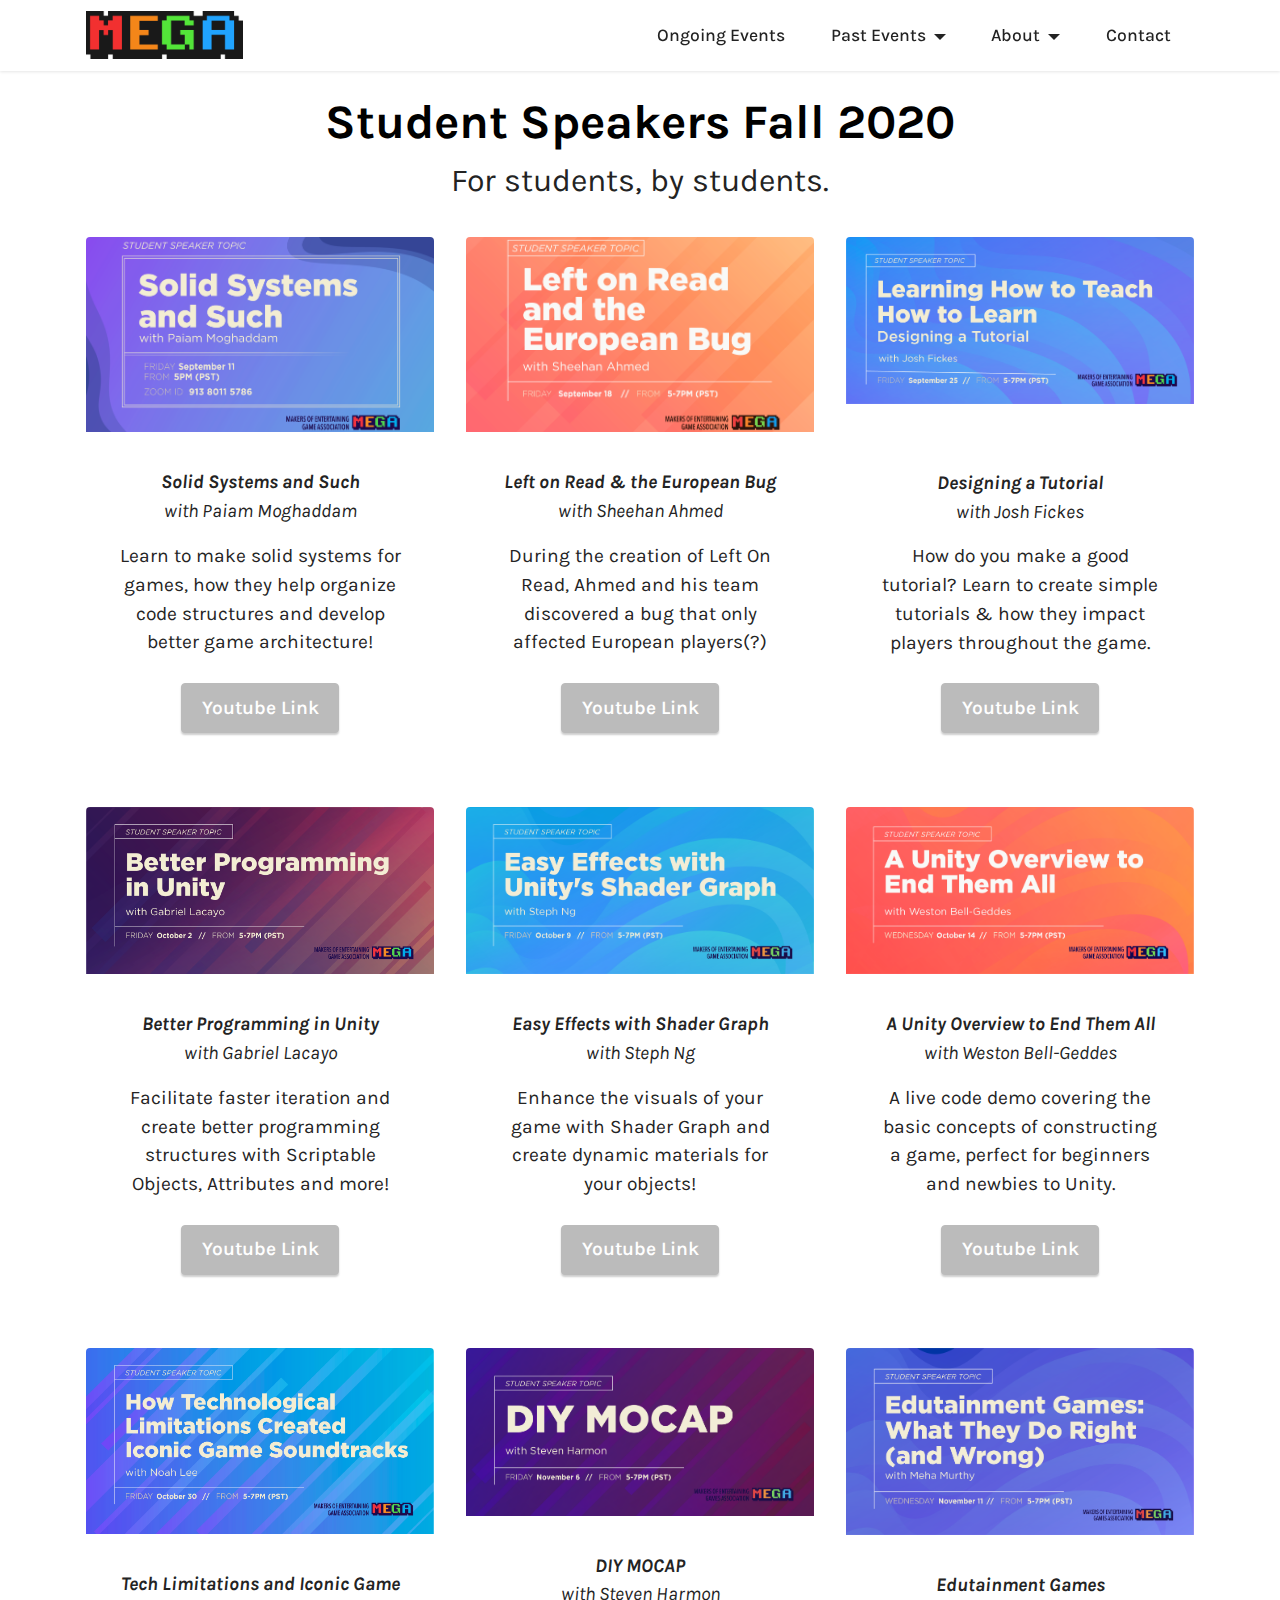
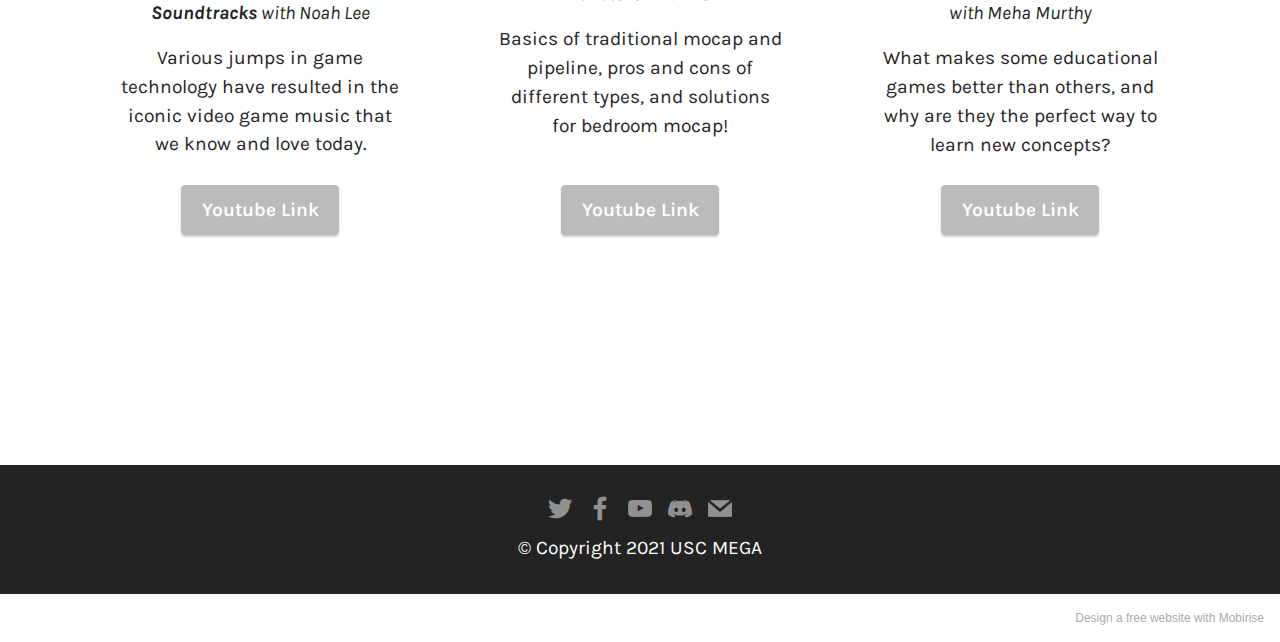
<file: studentspeakersfall2020.html>
<!DOCTYPE html>
<html  >
<head>
  <!-- Site made with Mobirise Website Builder v5.2.0, https://mobirise.com -->
  <meta charset="UTF-8">
  <meta http-equiv="X-UA-Compatible" content="IE=edge">
  <meta name="generator" content="Mobirise v5.2.0, mobirise.com">
  <meta name="viewport" content="width=device-width, initial-scale=1, minimum-scale=1">
  <link rel="shortcut icon" href="assets/images/megalogo-72ppi.png" type="image/x-icon">
  <meta name="description" content="">
  
  
  <title>Student Speakers Fall 2020</title>
  <link rel="stylesheet" href="assets/tether/tether.min.css">
  <link rel="stylesheet" href="assets/bootstrap/css/bootstrap.min.css">
  <link rel="stylesheet" href="assets/bootstrap/css/bootstrap-grid.min.css">
  <link rel="stylesheet" href="assets/bootstrap/css/bootstrap-reboot.min.css">
  <link rel="stylesheet" href="assets/dropdown/css/style.css">
  <link rel="stylesheet" href="assets/socicon/css/styles.css">
  <link rel="stylesheet" href="assets/theme/css/style.css">
  <link rel="preload" as="style" href="assets/mobirise/css/mbr-additional.css"><link rel="stylesheet" href="assets/mobirise/css/mbr-additional.css" type="text/css">
  
  
  
  
</head>
<body>
  
  <section data-bs-version="5.1" class="gallery2 cid-stQQP5cdmI" id="gallery2-g">
    
    
    <div class="container">
        <div class="mbr-section-head">
            <h4 class="mbr-section-title mbr-fonts-style align-center mb-0 display-2"><strong>Student Speakers Fall 2020</strong></h4>
            <h5 class="mbr-section-subtitle mbr-fonts-style align-center mb-0 mt-2 display-5">For students, by students.</h5>
        </div>
        <div class="row mt-4">
            <div class="item features-image сol-12 col-md-6 col-lg-4">
                <div class="item-wrapper">
                    <div class="item-img">
                        <img src="assets/images/mega-speaker1-1.png" alt="">
                    </div>
                    <div class="item-content">
                        
                        <h6 class="item-subtitle mbr-fonts-style mt-1 display-7"><em><strong>Solid Systems and Such </strong></em><br><em>with Paiam Moghaddam</em></h6>
                        <p class="mbr-text mbr-fonts-style mt-3 display-7">Learn to make solid systems for games, how they help organize code structures and develop better game architecture!
                        </p>
                    </div>
                    <div class="mbr-section-btn item-footer mt-2"><a href="https://www.youtube.com/watch?v=0J09G6v0Z8o" class="btn btn-primary item-btn display-7" target="_blank">Youtube Link</a></div>
                </div>
            </div>
            <div class="item features-image сol-12 col-md-6 col-lg-4">
                <div class="item-wrapper">
                    <div class="item-img">
                        <img src="assets/images/speaker2-1.png" alt="">
                    </div>
                    <div class="item-content">
                        
                        <h6 class="item-subtitle mbr-fonts-style mt-1 display-7"><em><strong>Left on Read &amp; the European Bug </strong>with Sheehan Ahmed</em></h6>
                        <p class="mbr-text mbr-fonts-style mt-3 display-7">During the creation of Left On Read, Ahmed and his team discovered a bug that only affected European players(?)</p>
                    </div>
                    <div class="mbr-section-btn item-footer mt-2"><a href="https://www.youtube.com/watch?v=qR3gdpCHpL8" class="btn btn-primary item-btn display-7" target="_blank">Youtube Link</a></div>
                </div>
            </div>
            <div class="item features-image сol-12 col-md-6 col-lg-4">
                <div class="item-wrapper">
                    <div class="item-img">
                        <img src="assets/images/speaker3.png" alt="">
                    </div>
                    <div class="item-content">
                        
                        <h6 class="item-subtitle mbr-fonts-style mt-1 display-7"><em><br></em><em><strong>Designing a Tutorial</strong></em><br><em> with Josh Fickes</em></h6>
                        <p class="mbr-text mbr-fonts-style mt-3 display-7">How do you make a good tutorial? Learn to create simple tutorials &amp; how they impact players throughout the game.</p>
                    </div>
                    <div class="mbr-section-btn item-footer mt-2"><a href="https://www.youtube.com/watch?v=foTVqlBZvfA" class="btn btn-primary item-btn display-7" target="_blank">Youtube Link</a></div>
                </div>
            </div>
            <div class="item features-image сol-12 col-md-6 col-lg-4">
                <div class="item-wrapper">
                    <div class="item-img">
                        <img src="assets/images/speaker4.png" alt="" title="">
                    </div>
                    <div class="item-content">
                        
                        <h6 class="item-subtitle mbr-fonts-style mt-1 display-7"><em><strong>Better Programming in Unity </strong></em><br><em>with Gabriel Lacayo</em></h6>
                        <p class="mbr-text mbr-fonts-style mt-3 display-7">Facilitate faster iteration and create better programming structures with Scriptable Objects, Attributes and more!</p>
                    </div>
                    <div class="mbr-section-btn item-footer mt-2"><a href="https://www.youtube.com/watch?v=0B7dk3KGxC8" class="btn btn-primary item-btn display-7" target="_blank">Youtube Link</a></div>
                </div>
            </div><div class="item features-image сol-12 col-md-6 col-lg-4">
                <div class="item-wrapper">
                    <div class="item-img">
                        <img src="assets/images/speaker5.png" alt="" title="" data-slide-to="4" data-bs-slide-to="4">
                    </div>
                    <div class="item-content">
                        
                        <h6 class="item-subtitle mbr-fonts-style mt-1 display-7"><em><strong>Easy Effects with Shader Graph</strong> with Steph Ng</em></h6>
                        <p class="mbr-text mbr-fonts-style mt-3 display-7">Enhance the visuals of your game with Shader Graph and create dynamic materials for your objects!</p>
                    </div>
                    <div class="mbr-section-btn item-footer mt-2"><a href="https://www.youtube.com/watch?v=hzhOi6uoRT0" class="btn btn-primary item-btn display-7" target="_blank">Youtube Link</a></div>
                </div>
            </div><div class="item features-image сol-12 col-md-6 col-lg-4">
                <div class="item-wrapper">
                    <div class="item-img">
                        <img src="assets/images/speaker6.png" alt="" title="" data-slide-to="5" data-bs-slide-to="5">
                    </div>
                    <div class="item-content">
                        
                        <h6 class="item-subtitle mbr-fonts-style mt-1 display-7"><em><strong>A Unity Overview to End Them All </strong>with Weston Bell-Geddes</em></h6>
                        <p class="mbr-text mbr-fonts-style mt-3 display-7">A live code demo covering the basic concepts of constructing a game, perfect for beginners and newbies to Unity.</p>
                    </div>
                    <div class="mbr-section-btn item-footer mt-2"><a href="https://www.youtube.com/watch?v=WOk1drxwj-8" class="btn btn-primary item-btn display-7" target="_blank">Youtube Link</a></div>
                </div>
            </div><div class="item features-image сol-12 col-md-6 col-lg-4">
                <div class="item-wrapper">
                    <div class="item-img">
                        <img src="assets/images/speaker7.png" alt="" title="" data-slide-to="5" data-bs-slide-to="5">
                    </div>
                    <div class="item-content">
                        
                        <h6 class="item-subtitle mbr-fonts-style mt-1 display-7"><em><strong>Tech Limitations and Iconic Game Soundtracks</strong> with Noah Lee</em></h6>
                        <p class="mbr-text mbr-fonts-style mt-3 display-7">Various jumps in game technology have resulted in the iconic video game music that we know and love today.</p>
                    </div>
                    <div class="mbr-section-btn item-footer mt-2"><a href="https://www.youtube.com/watch?v=ddj-Ppr_nq8" class="btn btn-primary item-btn display-7" target="_blank">Youtube Link</a></div>
                </div>
            </div><div class="item features-image сol-12 col-md-6 col-lg-4">
                <div class="item-wrapper">
                    <div class="item-img">
                        <img src="assets/images/speaker8.png" alt="" title="" data-slide-to="7" data-bs-slide-to="7">
                    </div>
                    <div class="item-content">
                        
                        <h6 class="item-subtitle mbr-fonts-style mt-1 display-7"><em><strong>DIY MOCAP </strong></em><br><em>with Steven Harmon</em></h6>
                        <p class="mbr-text mbr-fonts-style mt-3 display-7">Basics of traditional mocap and pipeline, pros and cons of different types, and solutions for bedroom mocap!</p>
                    </div>
                    <div class="mbr-section-btn item-footer mt-2"><a href="https://www.youtube.com/watch?v=Iebmhvz6s04" class="btn btn-primary item-btn display-7" target="_blank">Youtube Link</a></div>
                </div>
            </div><div class="item features-image сol-12 col-md-6 col-lg-4">
                <div class="item-wrapper">
                    <div class="item-img">
                        <img src="assets/images/speaker9.png" alt="" title="" data-slide-to="8" data-bs-slide-to="8">
                    </div>
                    <div class="item-content">
                        
                        <h6 class="item-subtitle mbr-fonts-style mt-1 display-7"><em><strong>Edutainment Games</strong> </em><br><em>with Meha Murthy</em></h6>
                        <p class="mbr-text mbr-fonts-style mt-3 display-7">What makes some educational games better than others, and why are they the perfect way to learn new concepts?</p>
                    </div>
                    <div class="mbr-section-btn item-footer mt-2"><a href="https://www.youtube.com/watch?v=kJvQEkZBdKU" class="btn btn-primary item-btn display-7" target="_blank">Youtube Link</a></div>
                </div>
            </div>
        </div>
    </div>
</section>

<section data-bs-version="5.1" class="menu menu2 cid-stL6tgK8g6" once="menu" id="menu2-c">
    
    <nav class="navbar navbar-dropdown navbar-fixed-top navbar-expand-lg">
        <div class="container">
            <div class="navbar-brand">
                <span class="navbar-logo">
                    
                        <a href="#top"><img src="assets/images/megalogo-72ppi.png" alt="" style="height: 3rem;"></a>
                    
                </span>
                
            </div>
            <button class="navbar-toggler" type="button" data-toggle="collapse" data-bs-toggle="collapse" data-target="#navbarSupportedContent" data-bs-target="#navbarSupportedContent" aria-controls="navbarNavAltMarkup" aria-expanded="false" aria-label="Toggle navigation">
                <div class="hamburger">
                    <span></span>
                    <span></span>
                    <span></span>
                    <span></span>
                </div>
            </button>
            <div class="collapse navbar-collapse" id="navbarSupportedContent">
                <ul class="navbar-nav nav-dropdown nav-right" data-app-modern-menu="true"><li class="nav-item"><a class="nav-link link text-black text-primary display-4" href="index.html#timeline2-a" data-bs-toggle="dropdown" aria-expanded="false">Ongoing Events</a></li><li class="nav-item dropdown open"><a class="nav-link link text-black dropdown-toggle display-4" href="#" data-toggle="dropdown-submenu" data-bs-toggle="dropdown" aria-expanded="true">Past Events</a><div class="dropdown-menu"><a class="text-black dropdown-item text-primary display-4" href="NVJam2021.html">Newbies and Vets Game Jam 2021</a><a class="text-black dropdown-item text-primary display-4" href="NVJam2021.html">Student Speakers Fall 2021<br></a><div class="dropdown"><a class="text-black dropdown-item text-primary dropdown-toggle display-4" href="#" data-toggle="dropdown-submenu" aria-expanded="false">Aug 2020 - May 2021</a><div class="dropdown-menu dropdown-submenu"><a class="text-black dropdown-item text-primary display-4" href="NVJam2020.html">Newbies and Vets <br>Game Jam 2020</a><a class="text-black dropdown-item text-primary display-4" href="studentspeakersfall2020.html">Student Speakers Fall 2020</a><a class="text-black dropdown-item text-primary display-4" href="studentspeakersspring2021.html">Student Speakers Spring 2021</a></div></div><div class="dropdown"><a class="text-black dropdown-item dropdown-toggle display-4" href="#" aria-expanded="false" data-toggle="dropdown-submenu" data-bs-toggle="dropdown">Aug 2019 - May 2020</a><div class="dropdown-menu dropdown-submenu"><a class="text-black dropdown-item text-primary display-4" href="NVJam2019.html" aria-expanded="false">Newbies and Vets<br>Game Jam 2019</a><a class="text-black dropdown-item text-primary display-4" href="MEGAGameJam.html" aria-expanded="false">MEGA Game Jam</a></div></div></div></li>
                    <li class="nav-item dropdown"><a class="nav-link link text-black dropdown-toggle display-4" href="#" data-toggle="dropdown-submenu" data-bs-toggle="dropdown" aria-expanded="false">
                            About</a><div class="dropdown-menu"><a class="text-black dropdown-item text-primary display-4" href="index.html#header14-9">Purpose</a><a class="text-black dropdown-item text-primary display-4" href="index.html#team1-4" aria-expanded="false">E-Board 2021-2022<br></a></div></li><li class="nav-item"><a class="nav-link link text-black text-primary display-4" href="mailto:megamesusc@gmail.com">Contact</a>
                    </li></ul>
                
                
            </div>
        </div>
    </nav>
</section>

<section data-bs-version="5.1" class="footer3 cid-stLajovn98" once="footers" id="footer3-d">

    

    

    <div class="container">
        <div class="media-container-row align-center mbr-white">
            
            <div class="row social-row">
                <div class="social-list align-right pb-2">
                    
                    
                    
                    
                    
                    
                <div class="soc-item">
                        <a href="https://twitter.com/mega_usc?lang=en" target="_blank">
                            <span class="mbr-iconfont mbr-iconfont-social socicon-twitter socicon"></span>
                        </a>
                    </div><div class="soc-item">
                        <a href="https://www.facebook.com/groups/USCMEGA" target="_blank">
                            <span class="mbr-iconfont mbr-iconfont-social socicon-facebook socicon"></span>
                        </a>
                    </div><div class="soc-item">
                        <a href="https://www.youtube.com/channel/UCIBItRsN4xbacLwSqt4pJmg" target="_blank">
                            <span class="mbr-iconfont mbr-iconfont-social socicon-youtube socicon"></span>
                        </a>
                    </div><div class="soc-item">
                        <a href="https://discord.gg/4aGbZuf" target="_blank">
                            <span class="mbr-iconfont mbr-iconfont-social socicon-discord socicon"></span>
                        </a>
                    </div><div class="soc-item">
                        <a href="mailto:megamesusc@gmail.com">
                            <span class="mbr-iconfont mbr-iconfont-social socicon-mail socicon"></span>
                        </a>
                    </div></div>
            </div>
            <div class="row row-copirayt">
                <p class="mbr-text mb-0 mbr-fonts-style mbr-white align-center display-7">
                    © Copyright 2021 USC MEGA</p>
            </div>
        </div>
    </div>
</section><section style="background-color: #fff; font-family: -apple-system, BlinkMacSystemFont, 'Segoe UI', 'Roboto', 'Helvetica Neue', Arial, sans-serif; color:#aaa; font-size:12px; padding: 0; align-items: center; display: flex;"><a href="https://mobirise.site/b" style="flex: 1 1; height: 3rem; padding-left: 1rem;"></a><p style="flex: 0 0 auto; margin:0; padding-right:1rem;">Design a free website with <a href="https://mobirise.site/z" style="color:#aaa;">Mobirise</a></p></section><script src="assets/web/assets/jquery/jquery.min.js"></script>  <script src="assets/popper/popper.min.js"></script>  <script src="assets/tether/tether.min.js"></script>  <script src="assets/bootstrap/js/bootstrap.min.js"></script>  <script src="assets/smoothscroll/smooth-scroll.js"></script>  <script src="assets/dropdown/js/nav-dropdown.js"></script>  <script src="assets/dropdown/js/navbar-dropdown.js"></script>  <script src="assets/touchswipe/jquery.touch-swipe.min.js"></script>  <script src="assets/theme/js/script.js"></script>  
  
  
 <div id="scrollToTop" class="scrollToTop mbr-arrow-up"><a style="text-align: center;"><i class="mbr-arrow-up-icon mbr-arrow-up-icon-cm cm-icon cm-icon-smallarrow-up"></i></a></div>
  </body>
</html>
</file>
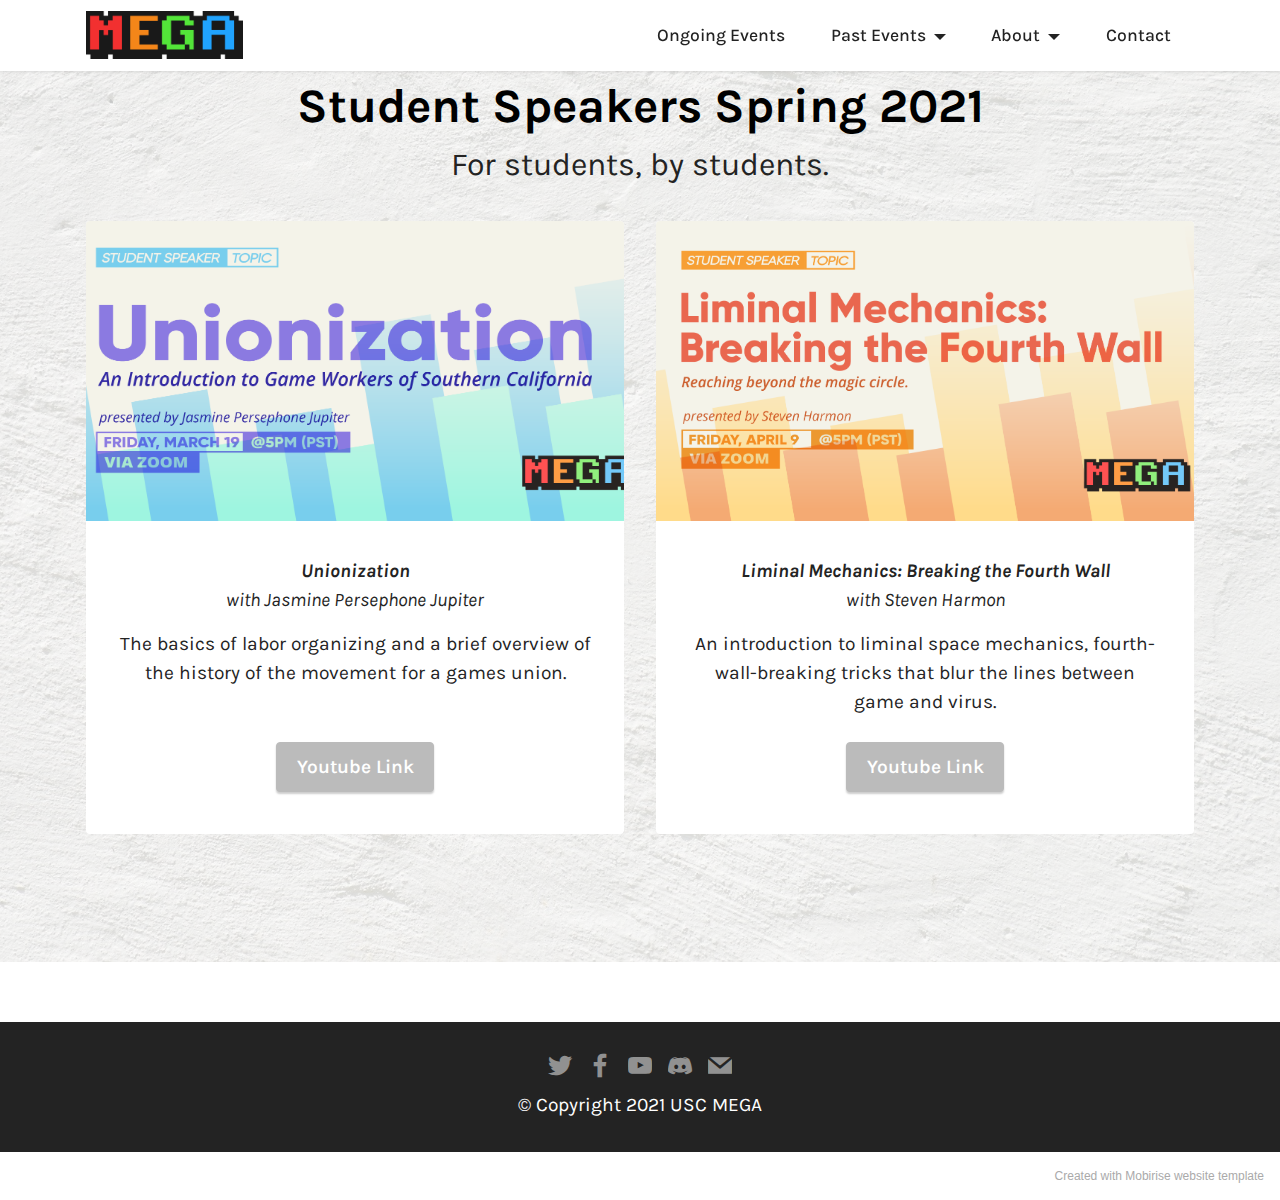
<file: studentspeakersspring2021.html>
<!DOCTYPE html>
<html  >
<head>
  <!-- Site made with Mobirise Website Builder v5.2.0, https://mobirise.com -->
  <meta charset="UTF-8">
  <meta http-equiv="X-UA-Compatible" content="IE=edge">
  <meta name="generator" content="Mobirise v5.2.0, mobirise.com">
  <meta name="viewport" content="width=device-width, initial-scale=1, minimum-scale=1">
  <link rel="shortcut icon" href="assets/images/megalogo-72ppi.png" type="image/x-icon">
  <meta name="description" content="">
  
  
  <title>Student Speakers Spring 2021</title>
  <link rel="stylesheet" href="assets/tether/tether.min.css">
  <link rel="stylesheet" href="assets/bootstrap/css/bootstrap.min.css">
  <link rel="stylesheet" href="assets/bootstrap/css/bootstrap-grid.min.css">
  <link rel="stylesheet" href="assets/bootstrap/css/bootstrap-reboot.min.css">
  <link rel="stylesheet" href="assets/dropdown/css/style.css">
  <link rel="stylesheet" href="assets/socicon/css/styles.css">
  <link rel="stylesheet" href="assets/theme/css/style.css">
  <link rel="preload" as="style" href="assets/mobirise/css/mbr-additional.css"><link rel="stylesheet" href="assets/mobirise/css/mbr-additional.css" type="text/css">
  
  
  
  
</head>
<body>
  
  <section data-bs-version="5.1" class="gallery2 cid-stSxxemNcY" id="gallery2-t">
    
    <div class="mbr-overlay"></div>
    <div class="container">
        <div class="mbr-section-head">
            <h4 class="mbr-section-title mbr-fonts-style align-center mb-0 display-2"><strong>Student Speakers Spring 2021</strong></h4>
            <h5 class="mbr-section-subtitle mbr-fonts-style align-center mb-0 mt-2 display-5">For students, by students.</h5>
        </div>
        <div class="row mt-4">
            <div class="item features-image сol-12 col-md-6 col-lg-6">
                <div class="item-wrapper">
                    <div class="item-img">
                        <img src="assets/images/speaker1.png" alt="">
                    </div>
                    <div class="item-content">
                        
                        <h6 class="item-subtitle mbr-fonts-style mt-1 display-7"><em><strong>Unionization<br></strong>with Jasmine Persephone Jupiter</em></h6>
                        <p class="mbr-text mbr-fonts-style mt-3 display-7">The basics of labor organizing and a brief overview of the history of the movement for a games union. 
                        </p>
                    </div>
                    <div class="mbr-section-btn item-footer mt-2"><a href="https://youtu.be/XHMxjQFh_2E" class="btn btn-primary item-btn display-7" target="_blank">Youtube Link</a></div>
                </div>
            </div>
            <div class="item features-image сol-12 col-md-6 col-lg-6">
                <div class="item-wrapper">
                    <div class="item-img">
                        <img src="assets/images/speaker2steven-1.png" alt="">
                    </div>
                    <div class="item-content">
                        
                        <h6 class="item-subtitle mbr-fonts-style mt-1 display-7"><em><strong>Liminal Mechanics: Breaking the Fourth Wall</strong></em><em><strong><br></strong>with Steven Harmon</em></h6>
                        <p class="mbr-text mbr-fonts-style mt-3 display-7">An introduction to liminal space mechanics, fourth-wall-breaking tricks that blur the lines between game and virus.<br></p>
                    </div>
                    <div class="mbr-section-btn item-footer mt-2"><a href="https://youtu.be/7pooYgu8A0k" class="btn btn-primary item-btn display-7" target="_blank">Youtube Link</a></div>
                </div>
            </div>
            
            
        </div>
    </div>
</section>

<section data-bs-version="5.1" class="menu menu2 cid-stSxxgxmg4" once="menu" id="menu2-u">
    
    <nav class="navbar navbar-dropdown navbar-fixed-top navbar-expand-lg">
        <div class="container">
            <div class="navbar-brand">
                <span class="navbar-logo">
                    
                        <a href="#top"><img src="assets/images/megalogo-72ppi.png" alt="" style="height: 3rem;"></a>
                    
                </span>
                
            </div>
            <button class="navbar-toggler" type="button" data-toggle="collapse" data-bs-toggle="collapse" data-target="#navbarSupportedContent" data-bs-target="#navbarSupportedContent" aria-controls="navbarNavAltMarkup" aria-expanded="false" aria-label="Toggle navigation">
                <div class="hamburger">
                    <span></span>
                    <span></span>
                    <span></span>
                    <span></span>
                </div>
            </button>
            <div class="collapse navbar-collapse" id="navbarSupportedContent">
                <ul class="navbar-nav nav-dropdown nav-right" data-app-modern-menu="true"><li class="nav-item"><a class="nav-link link text-black text-primary display-4" href="index.html#timeline2-a" data-bs-toggle="dropdown" aria-expanded="false">Ongoing Events</a></li><li class="nav-item dropdown open"><a class="nav-link link text-black dropdown-toggle display-4" href="#" data-toggle="dropdown-submenu" data-bs-toggle="dropdown" aria-expanded="true">Past Events</a><div class="dropdown-menu"><a class="text-black dropdown-item text-primary display-4" href="NVJam2021.html">Newbies and Vets Game Jam 2021</a><a class="text-black dropdown-item text-primary display-4" href="NVJam2021.html">Student Speakers Fall 2021<br></a><div class="dropdown"><a class="text-black dropdown-item text-primary dropdown-toggle display-4" href="#" data-toggle="dropdown-submenu" aria-expanded="false">Aug 2020 - May 2021</a><div class="dropdown-menu dropdown-submenu"><a class="text-black dropdown-item text-primary display-4" href="NVJam2020.html">Newbies and Vets <br>Game Jam 2020</a><a class="text-black dropdown-item text-primary display-4" href="studentspeakersfall2020.html">Student Speakers Fall 2020</a><a class="text-black dropdown-item text-primary display-4" href="studentspeakersspring2021.html">Student Speakers Spring 2021</a></div></div><div class="dropdown"><a class="text-black dropdown-item dropdown-toggle display-4" href="#" aria-expanded="false" data-toggle="dropdown-submenu" data-bs-toggle="dropdown">Aug 2019 - May 2020</a><div class="dropdown-menu dropdown-submenu"><a class="text-black dropdown-item text-primary display-4" href="NVJam2019.html" aria-expanded="false">Newbies and Vets<br>Game Jam 2019</a><a class="text-black dropdown-item text-primary display-4" href="MEGAGameJam.html" aria-expanded="false">MEGA Game Jam</a></div></div></div></li>
                    <li class="nav-item dropdown"><a class="nav-link link text-black dropdown-toggle display-4" href="#" data-toggle="dropdown-submenu" data-bs-toggle="dropdown" aria-expanded="false">
                            About</a><div class="dropdown-menu"><a class="text-black dropdown-item text-primary display-4" href="index.html#header14-9">Purpose</a><a class="text-black dropdown-item text-primary display-4" href="index.html#team1-4" aria-expanded="false">E-Board 2021-2022<br></a></div></li><li class="nav-item"><a class="nav-link link text-black text-primary display-4" href="mailto:megamesusc@gmail.com">Contact</a>
                    </li></ul>
                
                
            </div>
        </div>
    </nav>
</section>

<section data-bs-version="5.1" class="footer3 cid-stSxxi9JXs" once="footers" id="footer3-v">

    

    

    <div class="container">
        <div class="media-container-row align-center mbr-white">
            
            <div class="row social-row">
                <div class="social-list align-right pb-2">
                    
                    
                    
                    
                    
                    
                <div class="soc-item">
                        <a href="https://twitter.com/mega_usc?lang=en" target="_blank">
                            <span class="mbr-iconfont mbr-iconfont-social socicon-twitter socicon"></span>
                        </a>
                    </div><div class="soc-item">
                        <a href="https://www.facebook.com/groups/USCMEGA" target="_blank">
                            <span class="mbr-iconfont mbr-iconfont-social socicon-facebook socicon"></span>
                        </a>
                    </div><div class="soc-item">
                        <a href="https://www.youtube.com/channel/UCIBItRsN4xbacLwSqt4pJmg" target="_blank">
                            <span class="mbr-iconfont mbr-iconfont-social socicon-youtube socicon"></span>
                        </a>
                    </div><div class="soc-item">
                        <a href="https://discord.gg/4aGbZuf" target="_blank">
                            <span class="mbr-iconfont mbr-iconfont-social socicon-discord socicon"></span>
                        </a>
                    </div><div class="soc-item">
                        <a href="mailto:megamesusc@gmail.com">
                            <span class="mbr-iconfont mbr-iconfont-social socicon-mail socicon"></span>
                        </a>
                    </div></div>
            </div>
            <div class="row row-copirayt">
                <p class="mbr-text mb-0 mbr-fonts-style mbr-white align-center display-7">
                    © Copyright 2021 USC MEGA</p>
            </div>
        </div>
    </div>
</section><section style="background-color: #fff; font-family: -apple-system, BlinkMacSystemFont, 'Segoe UI', 'Roboto', 'Helvetica Neue', Arial, sans-serif; color:#aaa; font-size:12px; padding: 0; align-items: center; display: flex;"><a href="https://mobirise.site/o" style="flex: 1 1; height: 3rem; padding-left: 1rem;"></a><p style="flex: 0 0 auto; margin:0; padding-right:1rem;">Created with Mobirise <a href="https://mobirise.site/u" style="color:#aaa;">website</a> template</p></section><script src="assets/web/assets/jquery/jquery.min.js"></script>  <script src="assets/popper/popper.min.js"></script>  <script src="assets/tether/tether.min.js"></script>  <script src="assets/bootstrap/js/bootstrap.min.js"></script>  <script src="assets/smoothscroll/smooth-scroll.js"></script>  <script src="assets/dropdown/js/nav-dropdown.js"></script>  <script src="assets/dropdown/js/navbar-dropdown.js"></script>  <script src="assets/touchswipe/jquery.touch-swipe.min.js"></script>  <script src="assets/theme/js/script.js"></script>  
  
  
 <div id="scrollToTop" class="scrollToTop mbr-arrow-up"><a style="text-align: center;"><i class="mbr-arrow-up-icon mbr-arrow-up-icon-cm cm-icon cm-icon-smallarrow-up"></i></a></div>
  </body>
</html>
</file>
<file: assets/web/assets/mobirise-icons2/mobirise2.css>
@font-face {
  font-family: 'Moririse2';
  font-display: swap;
  src:  url('mobirise2.eot?f2bix4');
  src:  url('mobirise2.eot?f2bix4#iefix') format('embedded-opentype'),
    url('mobirise2.ttf?f2bix4') format('truetype'),
    url('mobirise2.woff?f2bix4') format('woff'),
    url('mobirise2.svg?f2bix4#mobirise2') format('svg');
  font-weight: normal;
  font-style: normal;
}

[class^="mobi-"], [class*=" mobi-"] {
  /* use !important to prevent issues with browser extensions that change fonts */
  font-family: 'Moririse2' !important;
  speak: none;
  font-style: normal;
  font-weight: normal;
  font-variant: normal;
  text-transform: none;
  line-height: 1;

  /* Better Font Rendering =========== */
  -webkit-font-smoothing: antialiased;
  -moz-osx-font-smoothing: grayscale;
}

.mobi-mbri-add-submenu:before {
  content: "\e900";
}
.mobi-mbri-alert:before {
  content: "\e901";
}
.mobi-mbri-align-center:before {
  content: "\e902";
}
.mobi-mbri-align-justify:before {
  content: "\e903";
}
.mobi-mbri-align-left:before {
  content: "\e904";
}
.mobi-mbri-align-right:before {
  content: "\e905";
}
.mobi-mbri-android:before {
  content: "\e906";
}
.mobi-mbri-apple:before {
  content: "\e907";
}
.mobi-mbri-arrow-down:before {
  content: "\e908";
}
.mobi-mbri-arrow-next:before {
  content: "\e909";
}
.mobi-mbri-arrow-prev:before {
  content: "\e90a";
}
.mobi-mbri-arrow-up:before {
  content: "\e90b";
}
.mobi-mbri-bold:before {
  content: "\e90c";
}
.mobi-mbri-bookmark:before {
  content: "\e90d";
}
.mobi-mbri-bootstrap:before {
  content: "\e90e";
}
.mobi-mbri-briefcase:before {
  content: "\e90f";
}
.mobi-mbri-browse:before {
  content: "\e910";
}
.mobi-mbri-bulleted-list:before {
  content: "\e911";
}
.mobi-mbri-calendar:before {
  content: "\e912";
}
.mobi-mbri-camera:before {
  content: "\e913";
}
.mobi-mbri-cart-add:before {
  content: "\e914";
}
.mobi-mbri-cart-full:before {
  content: "\e915";
}
.mobi-mbri-cash:before {
  content: "\e916";
}
.mobi-mbri-change-style:before {
  content: "\e917";
}
.mobi-mbri-chat:before {
  content: "\e918";
}
.mobi-mbri-clock:before {
  content: "\e919";
}
.mobi-mbri-close:before {
  content: "\e91a";
}
.mobi-mbri-cloud:before {
  content: "\e91b";
}
.mobi-mbri-code:before {
  content: "\e91c";
}
.mobi-mbri-contact-form:before {
  content: "\e91d";
}
.mobi-mbri-credit-card:before {
  content: "\e91e";
}
.mobi-mbri-cursor-click:before {
  content: "\e91f";
}
.mobi-mbri-cust-feedback:before {
  content: "\e920";
}
.mobi-mbri-database:before {
  content: "\e921";
}
.mobi-mbri-delivery:before {
  content: "\e922";
}
.mobi-mbri-desktop:before {
  content: "\e923";
}
.mobi-mbri-devices:before {
  content: "\e924";
}
.mobi-mbri-down:before {
  content: "\e925";
}
.mobi-mbri-download-2:before {
  content: "\e926";
}
.mobi-mbri-download:before {
  content: "\e927";
}
.mobi-mbri-drag-n-drop-2:before {
  content: "\e928";
}
.mobi-mbri-drag-n-drop:before {
  content: "\e929";
}
.mobi-mbri-edit-2:before {
  content: "\e92a";
}
.mobi-mbri-edit:before {
  content: "\e92b";
}
.mobi-mbri-error:before {
  content: "\e92c";
}
.mobi-mbri-extension:before {
  content: "\e92d";
}
.mobi-mbri-features:before {
  content: "\e92e";
}
.mobi-mbri-file:before {
  content: "\e92f";
}
.mobi-mbri-flag:before {
  content: "\e930";
}
.mobi-mbri-folder:before {
  content: "\e931";
}
.mobi-mbri-gift:before {
  content: "\e932";
}
.mobi-mbri-github:before {
  content: "\e933";
}
.mobi-mbri-globe-2:before {
  content: "\e934";
}
.mobi-mbri-globe:before {
  content: "\e935";
}
.mobi-mbri-growing-chart:before {
  content: "\e936";
}
.mobi-mbri-hearth:before {
  content: "\e937";
}
.mobi-mbri-help:before {
  content: "\e938";
}
.mobi-mbri-home:before {
  content: "\e939";
}
.mobi-mbri-hot-cup:before {
  content: "\e93a";
}
.mobi-mbri-idea:before {
  content: "\e93b";
}
.mobi-mbri-image-gallery:before {
  content: "\e93c";
}
.mobi-mbri-image-slider:before {
  content: "\e93d";
}
.mobi-mbri-info:before {
  content: "\e93e";
}
.mobi-mbri-italic:before {
  content: "\e93f";
}
.mobi-mbri-key:before {
  content: "\e940";
}
.mobi-mbri-laptop:before {
  content: "\e941";
}
.mobi-mbri-layers:before {
  content: "\e942";
}
.mobi-mbri-left-right:before {
  content: "\e943";
}
.mobi-mbri-left:before {
  content: "\e944";
}
.mobi-mbri-letter:before {
  content: "\e945";
}
.mobi-mbri-like:before {
  content: "\e946";
}
.mobi-mbri-link:before {
  content: "\e947";
}
.mobi-mbri-lock:before {
  content: "\e948";
}
.mobi-mbri-login:before {
  content: "\e949";
}
.mobi-mbri-logout:before {
  content: "\e94a";
}
.mobi-mbri-magic-stick:before {
  content: "\e94b";
}
.mobi-mbri-map-pin:before {
  content: "\e94c";
}
.mobi-mbri-menu:before {
  content: "\e94d";
}
.mobi-mbri-mobile-2:before {
  content: "\e94e";
}
.mobi-mbri-mobile-horizontal:before {
  content: "\e94f";
}
.mobi-mbri-mobile:before {
  content: "\e950";
}
.mobi-mbri-mobirise:before {
  content: "\e951";
}
.mobi-mbri-more-horizontal:before {
  content: "\e952";
}
.mobi-mbri-more-vertical:before {
  content: "\e953";
}
.mobi-mbri-music:before {
  content: "\e954";
}
.mobi-mbri-new-file:before {
  content: "\e955";
}
.mobi-mbri-numbered-list:before {
  content: "\e956";
}
.mobi-mbri-opened-folder:before {
  content: "\e957";
}
.mobi-mbri-pages:before {
  content: "\e958";
}
.mobi-mbri-paper-plane:before {
  content: "\e959";
}
.mobi-mbri-paperclip:before {
  content: "\e95a";
}
.mobi-mbri-phone:before {
  content: "\e95b";
}
.mobi-mbri-photo:before {
  content: "\e95c";
}
.mobi-mbri-photos:before {
  content: "\e95d";
}
.mobi-mbri-pin:before {
  content: "\e95e";
}
.mobi-mbri-play:before {
  content: "\e95f";
}
.mobi-mbri-plus:before {
  content: "\e960";
}
.mobi-mbri-preview:before {
  content: "\e961";
}
.mobi-mbri-print:before {
  content: "\e962";
}
.mobi-mbri-protect:before {
  content: "\e963";
}
.mobi-mbri-question:before {
  content: "\e964";
}
.mobi-mbri-quote-left:before {
  content: "\e965";
}
.mobi-mbri-quote-right:before {
  content: "\e966";
}
.mobi-mbri-redo:before {
  content: "\e967";
}
.mobi-mbri-refresh:before {
  content: "\e968";
}
.mobi-mbri-responsive-2:before {
  content: "\e969";
}
.mobi-mbri-responsive:before {
  content: "\e96a";
}
.mobi-mbri-right:before {
  content: "\e96b";
}
.mobi-mbri-rocket:before {
  content: "\e96c";
}
.mobi-mbri-sad-face:before {
  content: "\e96d";
}
.mobi-mbri-sale:before {
  content: "\e96e";
}
.mobi-mbri-save:before {
  content: "\e96f";
}
.mobi-mbri-search:before {
  content: "\e970";
}
.mobi-mbri-setting-2:before {
  content: "\e971";
}
.mobi-mbri-setting-3:before {
  content: "\e972";
}
.mobi-mbri-setting:before {
  content: "\e973";
}
.mobi-mbri-share:before {
  content: "\e974";
}
.mobi-mbri-shopping-bag:before {
  content: "\e975";
}
.mobi-mbri-shopping-basket:before {
  content: "\e976";
}
.mobi-mbri-shopping-cart:before {
  content: "\e977";
}
.mobi-mbri-sites:before {
  content: "\e978";
}
.mobi-mbri-smile-face:before {
  content: "\e979";
}
.mobi-mbri-speed:before {
  content: "\e97a";
}
.mobi-mbri-star:before {
  content: "\e97b";
}
.mobi-mbri-success:before {
  content: "\e97c";
}
.mobi-mbri-sun:before {
  content: "\e97d";
}
.mobi-mbri-sun2:before {
  content: "\e97e";
}
.mobi-mbri-tablet-vertical:before {
  content: "\e97f";
}
.mobi-mbri-tablet:before {
  content: "\e980";
}
.mobi-mbri-target:before {
  content: "\e981";
}
.mobi-mbri-timer:before {
  content: "\e982";
}
.mobi-mbri-to-ftp:before {
  content: "\e983";
}
.mobi-mbri-to-local-drive:before {
  content: "\e984";
}
.mobi-mbri-touch-swipe:before {
  content: "\e985";
}
.mobi-mbri-touch:before {
  content: "\e986";
}
.mobi-mbri-trash:before {
  content: "\e987";
}
.mobi-mbri-underline:before {
  content: "\e988";
}
.mobi-mbri-undo:before {
  content: "\e989";
}
.mobi-mbri-unlink:before {
  content: "\e98a";
}
.mobi-mbri-unlock:before {
  content: "\e98b";
}
.mobi-mbri-up-down:before {
  content: "\e98c";
}
.mobi-mbri-up:before {
  content: "\e98d";
}
.mobi-mbri-update:before {
  content: "\e98e";
}
.mobi-mbri-upload-2:before {
  content: "\e98f";
}
.mobi-mbri-upload:before {
  content: "\e990";
}
.mobi-mbri-user-2:before {
  content: "\e991";
}
.mobi-mbri-user:before {
  content: "\e992";
}
.mobi-mbri-users:before {
  content: "\e993";
}
.mobi-mbri-video-play:before {
  content: "\e994";
}
.mobi-mbri-video:before {
  content: "\e995";
}
.mobi-mbri-watch:before {
  content: "\e996";
}
.mobi-mbri-website-theme-2:before {
  content: "\e997";
}
.mobi-mbri-website-theme:before {
  content: "\e998";
}
.mobi-mbri-wifi:before {
  content: "\e999";
}
.mobi-mbri-windows:before {
  content: "\e99a";
}
.mobi-mbri-zoom-in:before {
  content: "\e99b";
}
.mobi-mbri-zoom-out:before {
  content: "\e99c";
}
</file>
<file: assets/dropdown/css/style.css>
.navbar-dropdown {
  left: 0;
  padding: 0;
  position: absolute;
  right: 0;
  top: 0;
  transition: all 0.45s ease;
  z-index: 1030;
  background: #282828; }
  .navbar-dropdown .navbar-logo {
    margin-right: 0.8rem;
    transition: margin 0.3s ease-in-out;
    vertical-align: middle; }
    .navbar-dropdown .navbar-logo img {
      height: 3.125rem;
      transition: all 0.3s ease-in-out; }
    .navbar-dropdown .navbar-logo.mbr-iconfont {
      font-size: 3.125rem;
      line-height: 3.125rem; }
  .navbar-dropdown .navbar-caption {
    font-weight: 700;
    white-space: normal;
    vertical-align: -4px;
    line-height: 3.125rem !important; }
    .navbar-dropdown .navbar-caption, .navbar-dropdown .navbar-caption:hover {
      color: inherit;
      text-decoration: none; }
  .navbar-dropdown .mbr-iconfont + .navbar-caption {
    vertical-align: -1px; }
  .navbar-dropdown.navbar-fixed-top {
    position: fixed; }
  .navbar-dropdown .navbar-brand span {
    vertical-align: -4px; }
  .navbar-dropdown.bg-color.transparent {
    background: none; }
  .navbar-dropdown.navbar-short .navbar-brand {
    padding: 0.625rem 0; }
    .navbar-dropdown.navbar-short .navbar-brand span {
      vertical-align: -1px; }
  .navbar-dropdown.navbar-short .navbar-caption {
    line-height: 2.375rem !important;
    vertical-align: -2px; }
  .navbar-dropdown.navbar-short .navbar-logo {
    margin-right: 0.5rem; }
    .navbar-dropdown.navbar-short .navbar-logo img {
      height: 2.375rem; }
    .navbar-dropdown.navbar-short .navbar-logo.mbr-iconfont {
      font-size: 2.375rem;
      line-height: 2.375rem; }
  .navbar-dropdown.navbar-short .mbr-table-cell {
    height: 3.625rem; }
  .navbar-dropdown .navbar-close {
    left: 0.6875rem;
    position: fixed;
    top: 0.75rem;
    z-index: 1000; }
  .navbar-dropdown .hamburger-icon {
    content: "";
    display: inline-block;
    vertical-align: middle;
    width: 16px;
    -webkit-box-shadow: 0 -6px 0 1px #282828,0 0 0 1px #282828,0 6px 0 1px #282828;
    -moz-box-shadow: 0 -6px 0 1px #282828,0 0 0 1px #282828,0 6px 0 1px #282828;
    box-shadow: 0 -6px 0 1px #282828,0 0 0 1px #282828,0 6px 0 1px #282828; }

.dropdown-menu .dropdown-toggle[data-toggle="dropdown-submenu"]::after {
  border-bottom: 0.35em solid transparent;
  border-left: 0.35em solid;
  border-right: 0;
  border-top: 0.35em solid transparent;
  margin-left: 0.3rem; }

.dropdown-menu .dropdown-item:focus {
  outline: 0; }

.nav-dropdown {
  font-size: 0.75rem;
  font-weight: 500;
  height: auto !important; }
  .nav-dropdown .nav-btn {
    padding-left: 1rem; }
  .nav-dropdown .link {
    margin: .667em 1.667em;
    font-weight: 500;
    padding: 0;
    transition: color .2s ease-in-out; }
    .nav-dropdown .link.dropdown-toggle {
      margin-right: 2.583em; }
      .nav-dropdown .link.dropdown-toggle::after {
        margin-left: .25rem;
        border-top: 0.35em solid;
        border-right: 0.35em solid transparent;
        border-left: 0.35em solid transparent;
        border-bottom: 0; }
      .nav-dropdown .link.dropdown-toggle[aria-expanded="true"] {
        margin: 0;
        padding: 0.667em 3.263em  0.667em 1.667em; }
  .nav-dropdown .link::after,
  .nav-dropdown .dropdown-item::after {
    color: inherit; }
  .nav-dropdown .btn {
    font-size: 0.75rem;
    font-weight: 700;
    letter-spacing: 0;
    margin-bottom: 0;
    padding-left: 1.25rem;
    padding-right: 1.25rem; }
  .nav-dropdown .dropdown-menu {
    border-radius: 0;
    border: 0;
    left: 0;
    margin: 0;
    padding-bottom: 1.25rem;
    padding-top: 1.25rem;
    position: relative; }
  .nav-dropdown .dropdown-submenu {
    margin-left: 0.125rem;
    top: 0; }
  .nav-dropdown .dropdown-item {
    font-weight: 500;
    line-height: 2;
    padding: 0.3846em 4.615em 0.3846em 1.5385em;
    position: relative;
    transition: color .2s ease-in-out, background-color .2s ease-in-out; }
    .nav-dropdown .dropdown-item::after {
      margin-top: -0.3077em;
      position: absolute;
      right: 1.1538em;
      top: 50%; }
    .nav-dropdown .dropdown-item:focus, .nav-dropdown .dropdown-item:hover {
      background: none; }

@media (max-width: 767px) {
  .nav-dropdown.navbar-toggleable-sm {
    bottom: 0;
    display: none;
    left: 0;
    overflow-x: hidden;
    position: fixed;
    top: 0;
    transform: translateX(-100%);
    -ms-transform: translateX(-100%);
    -webkit-transform: translateX(-100%);
    width: 18.75rem;
    z-index: 999; } }
.nav-dropdown.navbar-toggleable-xl {
  bottom: 0;
  display: none;
  left: 0;
  overflow-x: hidden;
  position: fixed;
  top: 0;
  transform: translateX(-100%);
  -ms-transform: translateX(-100%);
  -webkit-transform: translateX(-100%);
  width: 18.75rem;
  z-index: 999; }

.nav-dropdown-sm {
  display: block !important;
  overflow-x: hidden;
  overflow: auto;
  padding-top: 3.875rem; }
  .nav-dropdown-sm::after {
    content: "";
    display: block;
    height: 3rem;
    width: 100%; }
  .nav-dropdown-sm.collapse.in ~ .navbar-close {
    display: block !important; }
  .nav-dropdown-sm.collapsing, .nav-dropdown-sm.collapse.in {
    transform: translateX(0);
    -ms-transform: translateX(0);
    -webkit-transform: translateX(0);
    transition: all 0.25s ease-out;
    -webkit-transition: all 0.25s ease-out;
    background: #282828; }
  .nav-dropdown-sm.collapsing[aria-expanded="false"] {
    transform: translateX(-100%);
    -ms-transform: translateX(-100%);
    -webkit-transform: translateX(-100%); }
  .nav-dropdown-sm .nav-item {
    display: block;
    margin-left: 0 !important;
    padding-left: 0; }
  .nav-dropdown-sm .link,
  .nav-dropdown-sm .dropdown-item {
    border-top: 1px dotted rgba(255, 255, 255, 0.1);
    font-size: 0.8125rem;
    line-height: 1.6;
    margin: 0 !important;
    padding: 0.875rem 2.4rem 0.875rem 1.5625rem !important;
    position: relative;
    white-space: normal; }
    .nav-dropdown-sm .link:focus, .nav-dropdown-sm .link:hover,
    .nav-dropdown-sm .dropdown-item:focus,
    .nav-dropdown-sm .dropdown-item:hover {
      background: rgba(0, 0, 0, 0.2) !important;
      color: #c0a375; }
  .nav-dropdown-sm .nav-btn {
    position: relative;
    padding: 1.5625rem 1.5625rem 0 1.5625rem; }
    .nav-dropdown-sm .nav-btn::before {
      border-top: 1px dotted rgba(255, 255, 255, 0.1);
      content: "";
      left: 0;
      position: absolute;
      top: 0;
      width: 100%; }
    .nav-dropdown-sm .nav-btn + .nav-btn {
      padding-top: 0.625rem; }
      .nav-dropdown-sm .nav-btn + .nav-btn::before {
        display: none; }
  .nav-dropdown-sm .btn {
    padding: 0.625rem 0; }
  .nav-dropdown-sm .dropdown-toggle[data-toggle="dropdown-submenu"]::after {
    margin-left: .25rem;
    border-top: 0.35em solid;
    border-right: 0.35em solid transparent;
    border-left: 0.35em solid transparent;
    border-bottom: 0; }
  .nav-dropdown-sm .dropdown-toggle[data-toggle="dropdown-submenu"][aria-expanded="true"]::after {
    border-top: 0;
    border-right: 0.35em solid transparent;
    border-left: 0.35em solid transparent;
    border-bottom: 0.35em solid; }
  .nav-dropdown-sm .dropdown-menu {
    margin: 0;
    padding: 0;
    position: relative;
    top: 0;
    left: 0;
    width: 100%;
    border: 0;
    float: none;
    border-radius: 0;
    background: none; }
  .nav-dropdown-sm .dropdown-submenu {
    left: 100%;
    margin-left: 0.125rem;
    margin-top: -1.25rem;
    top: 0; }

.navbar-toggleable-sm .nav-dropdown .dropdown-menu {
  position: absolute; }

.navbar-toggleable-sm .nav-dropdown .dropdown-submenu {
  left: 100%;
  margin-left: 0.125rem;
  margin-top: -1.25rem;
  top: 0; }

.navbar-toggleable-sm.opened .nav-dropdown .dropdown-menu {
  position: relative; }

.navbar-toggleable-sm.opened .nav-dropdown .dropdown-submenu {
  left: 0;
  margin-left: 00rem;
  margin-top: 0rem;
  top: 0; }

.is-builder .nav-dropdown.collapsing {
  transition: none !important; }

/*# sourceMappingURL=style.css.map */
</file>
<file: assets/socicon/css/styles.css>
@charset "UTF-8";

@font-face {
  font-family: 'Socicon';
  src:  url('../fonts/socicon.eot');
  src:  url('../fonts/socicon.eot?#iefix') format('embedded-opentype'),
    url('../fonts/socicon.woff2') format('woff2'),
    url('../fonts/socicon.ttf') format('truetype'),
    url('../fonts/socicon.woff') format('woff'),
    url('../fonts/socicon.svg#socicon') format('svg');
  font-weight: normal;
  font-style: normal;
}

[data-icon]:before {
  font-family: "socicon" !important;
  content: attr(data-icon);
  font-style: normal !important;
  font-weight: normal !important;
  font-variant: normal !important;
  text-transform: none !important;
  speak: none;
  line-height: 1;
  -webkit-font-smoothing: antialiased;
  -moz-osx-font-smoothing: grayscale;
}

[class^="socicon-"], [class*=" socicon-"] {
  /* use !important to prevent issues with browser extensions that change fonts */
  font-family: 'Socicon' !important;
  speak: none;
  font-style: normal;
  font-weight: normal;
  font-variant: normal;
  text-transform: none;
  line-height: 1;

  /* Better Font Rendering =========== */
  -webkit-font-smoothing: antialiased;
  -moz-osx-font-smoothing: grayscale;
}

.socicon-eitaa:before {
  content: "\e97c";
}
.socicon-soroush:before {
  content: "\e97d";
}
.socicon-bale:before {
  content: "\e97e";
}
.socicon-zazzle:before {
  content: "\e97b";
}
.socicon-society6:before {
  content: "\e97a";
}
.socicon-redbubble:before {
  content: "\e979";
}
.socicon-avvo:before {
  content: "\e978";
}
.socicon-stitcher:before {
  content: "\e977";
}
.socicon-googlehangouts:before {
  content: "\e974";
}
.socicon-dlive:before {
  content: "\e975";
}
.socicon-vsco:before {
  content: "\e976";
}
.socicon-flipboard:before {
  content: "\e973";
}
.socicon-ubuntu:before {
  content: "\e958";
}
.socicon-artstation:before {
  content: "\e959";
}
.socicon-invision:before {
  content: "\e95a";
}
.socicon-torial:before {
  content: "\e95b";
}
.socicon-collectorz:before {
  content: "\e95c";
}
.socicon-seenthis:before {
  content: "\e95d";
}
.socicon-googleplaymusic:before {
  content: "\e95e";
}
.socicon-debian:before {
  content: "\e95f";
}
.socicon-filmfreeway:before {
  content: "\e960";
}
.socicon-gnome:before {
  content: "\e961";
}
.socicon-itchio:before {
  content: "\e962";
}
.socicon-jamendo:before {
  content: "\e963";
}
.socicon-mix:before {
  content: "\e964";
}
.socicon-sharepoint:before {
  content: "\e965";
}
.socicon-tinder:before {
  content: "\e966";
}
.socicon-windguru:before {
  content: "\e967";
}
.socicon-cdbaby:before {
  content: "\e968";
}
.socicon-elementaryos:before {
  content: "\e969";
}
.socicon-stage32:before {
  content: "\e96a";
}
.socicon-tiktok:before {
  content: "\e96b";
}
.socicon-gitter:before {
  content: "\e96c";
}
.socicon-letterboxd:before {
  content: "\e96d";
}
.socicon-threema:before {
  content: "\e96e";
}
.socicon-splice:before {
  content: "\e96f";
}
.socicon-metapop:before {
  content: "\e970";
}
.socicon-naver:before {
  content: "\e971";
}
.socicon-remote:before {
  content: "\e972";
}
.socicon-internet:before {
  content: "\e957";
}
.socicon-moddb:before {
  content: "\e94b";
}
.socicon-indiedb:before {
  content: "\e94c";
}
.socicon-traxsource:before {
  content: "\e94d";
}
.socicon-gamefor:before {
  content: "\e94e";
}
.socicon-pixiv:before {
  content: "\e94f";
}
.socicon-myanimelist:before {
  content: "\e950";
}
.socicon-blackberry:before {
  content: "\e951";
}
.socicon-wickr:before {
  content: "\e952";
}
.socicon-spip:before {
  content: "\e953";
}
.socicon-napster:before {
  content: "\e954";
}
.socicon-beatport:before {
  content: "\e955";
}
.socicon-hackerone:before {
  content: "\e956";
}
.socicon-hackernews:before {
  content: "\e946";
}
.socicon-smashwords:before {
  content: "\e947";
}
.socicon-kobo:before {
  content: "\e948";
}
.socicon-bookbub:before {
  content: "\e949";
}
.socicon-mailru:before {
  content: "\e94a";
}
.socicon-gitlab:before {
  content: "\e945";
}
.socicon-instructables:before {
  content: "\e944";
}
.socicon-portfolio:before {
  content: "\e943";
}
.socicon-codered:before {
  content: "\e940";
}
.socicon-origin:before {
  content: "\e941";
}
.socicon-nextdoor:before {
  content: "\e942";
}
.socicon-udemy:before {
  content: "\e93f";
}
.socicon-livemaster:before {
  content: "\e93e";
}
.socicon-crunchbase:before {
  content: "\e93b";
}
.socicon-homefy:before {
  content: "\e93c";
}
.socicon-calendly:before {
  content: "\e93d";
}
.socicon-realtor:before {
  content: "\e90f";
}
.socicon-tidal:before {
  content: "\e910";
}
.socicon-qobuz:before {
  content: "\e911";
}
.socicon-natgeo:before {
  content: "\e912";
}
.socicon-mastodon:before {
  content: "\e913";
}
.socicon-unsplash:before {
  content: "\e914";
}
.socicon-homeadvisor:before {
  content: "\e915";
}
.socicon-angieslist:before {
  content: "\e916";
}
.socicon-codepen:before {
  content: "\e917";
}
.socicon-slack:before {
  content: "\e918";
}
.socicon-openaigym:before {
  content: "\e919";
}
.socicon-logmein:before {
  content: "\e91a";
}
.socicon-fiverr:before {
  content: "\e91b";
}
.socicon-gotomeeting:before {
  content: "\e91c";
}
.socicon-aliexpress:before {
  content: "\e91d";
}
.socicon-guru:before {
  content: "\e91e";
}
.socicon-appstore:before {
  content: "\e91f";
}
.socicon-homes:before {
  content: "\e920";
}
.socicon-zoom:before {
  content: "\e921";
}
.socicon-alibaba:before {
  content: "\e922";
}
.socicon-craigslist:before {
  content: "\e923";
}
.socicon-wix:before {
  content: "\e924";
}
.socicon-redfin:before {
  content: "\e925";
}
.socicon-googlecalendar:before {
  content: "\e926";
}
.socicon-shopify:before {
  content: "\e927";
}
.socicon-freelancer:before {
  content: "\e928";
}
.socicon-seedrs:before {
  content: "\e929";
}
.socicon-bing:before {
  content: "\e92a";
}
.socicon-doodle:before {
  content: "\e92b";
}
.socicon-bonanza:before {
  content: "\e92c";
}
.socicon-squarespace:before {
  content: "\e92d";
}
.socicon-toptal:before {
  content: "\e92e";
}
.socicon-gust:before {
  content: "\e92f";
}
.socicon-ask:before {
  content: "\e930";
}
.socicon-trulia:before {
  content: "\e931";
}
.socicon-loomly:before {
  content: "\e932";
}
.socicon-ghost:before {
  content: "\e933";
}
.socicon-upwork:before {
  content: "\e934";
}
.socicon-fundable:before {
  content: "\e935";
}
.socicon-booking:before {
  content: "\e936";
}
.socicon-googlemaps:before {
  content: "\e937";
}
.socicon-zillow:before {
  content: "\e938";
}
.socicon-niconico:before {
  content: "\e939";
}
.socicon-toneden:before {
  content: "\e93a";
}
.socicon-augment:before {
  content: "\e908";
}
.socicon-bitbucket:before {
  content: "\e909";
}
.socicon-fyuse:before {
  content: "\e90a";
}
.socicon-yt-gaming:before {
  content: "\e90b";
}
.socicon-sketchfab:before {
  content: "\e90c";
}
.socicon-mobcrush:before {
  content: "\e90d";
}
.socicon-microsoft:before {
  content: "\e90e";
}
.socicon-pandora:before {
  content: "\e907";
}
.socicon-messenger:before {
  content: "\e906";
}
.socicon-gamewisp:before {
  content: "\e905";
}
.socicon-bloglovin:before {
  content: "\e904";
}
.socicon-tunein:before {
  content: "\e903";
}
.socicon-gamejolt:before {
  content: "\e901";
}
.socicon-trello:before {
  content: "\e902";
}
.socicon-spreadshirt:before {
  content: "\e900";
}
.socicon-500px:before {
  content: "\e000";
}
.socicon-8tracks:before {
  content: "\e001";
}
.socicon-airbnb:before {
  content: "\e002";
}
.socicon-alliance:before {
  content: "\e003";
}
.socicon-amazon:before {
  content: "\e004";
}
.socicon-amplement:before {
  content: "\e005";
}
.socicon-android:before {
  content: "\e006";
}
.socicon-angellist:before {
  content: "\e007";
}
.socicon-apple:before {
  content: "\e008";
}
.socicon-appnet:before {
  content: "\e009";
}
.socicon-baidu:before {
  content: "\e00a";
}
.socicon-bandcamp:before {
  content: "\e00b";
}
.socicon-battlenet:before {
  content: "\e00c";
}
.socicon-mixer:before {
  content: "\e00d";
}
.socicon-bebee:before {
  content: "\e00e";
}
.socicon-bebo:before {
  content: "\e00f";
}
.socicon-behance:before {
  content: "\e010";
}
.socicon-blizzard:before {
  content: "\e011";
}
.socicon-blogger:before {
  content: "\e012";
}
.socicon-buffer:before {
  content: "\e013";
}
.socicon-chrome:before {
  content: "\e014";
}
.socicon-coderwall:before {
  content: "\e015";
}
.socicon-curse:before {
  content: "\e016";
}
.socicon-dailymotion:before {
  content: "\e017";
}
.socicon-deezer:before {
  content: "\e018";
}
.socicon-delicious:before {
  content: "\e019";
}
.socicon-deviantart:before {
  content: "\e01a";
}
.socicon-diablo:before {
  content: "\e01b";
}
.socicon-digg:before {
  content: "\e01c";
}
.socicon-discord:before {
  content: "\e01d";
}
.socicon-disqus:before {
  content: "\e01e";
}
.socicon-douban:before {
  content: "\e01f";
}
.socicon-draugiem:before {
  content: "\e020";
}
.socicon-dribbble:before {
  content: "\e021";
}
.socicon-drupal:before {
  content: "\e022";
}
.socicon-ebay:before {
  content: "\e023";
}
.socicon-ello:before {
  content: "\e024";
}
.socicon-endomodo:before {
  content: "\e025";
}
.socicon-envato:before {
  content: "\e026";
}
.socicon-etsy:before {
  content: "\e027";
}
.socicon-facebook:before {
  content: "\e028";
}
.socicon-feedburner:before {
  content: "\e029";
}
.socicon-filmweb:before {
  content: "\e02a";
}
.socicon-firefox:before {
  content: "\e02b";
}
.socicon-flattr:before {
  content: "\e02c";
}
.socicon-flickr:before {
  content: "\e02d";
}
.socicon-formulr:before {
  content: "\e02e";
}
.socicon-forrst:before {
  content: "\e02f";
}
.socicon-foursquare:before {
  content: "\e030";
}
.socicon-friendfeed:before {
  content: "\e031";
}
.socicon-github:before {
  content: "\e032";
}
.socicon-goodreads:before {
  content: "\e033";
}
.socicon-google:before {
  content: "\e034";
}
.socicon-googlescholar:before {
  content: "\e035";
}
.socicon-googlegroups:before {
  content: "\e036";
}
.socicon-googlephotos:before {
  content: "\e037";
}
.socicon-googleplus:before {
  content: "\e038";
}
.socicon-grooveshark:before {
  content: "\e039";
}
.socicon-hackerrank:before {
  content: "\e03a";
}
.socicon-hearthstone:before {
  content: "\e03b";
}
.socicon-hellocoton:before {
  content: "\e03c";
}
.socicon-heroes:before {
  content: "\e03d";
}
.socicon-smashcast:before {
  content: "\e03e";
}
.socicon-horde:before {
  content: "\e03f";
}
.socicon-houzz:before {
  content: "\e040";
}
.socicon-icq:before {
  content: "\e041";
}
.socicon-identica:before {
  content: "\e042";
}
.socicon-imdb:before {
  content: "\e043";
}
.socicon-instagram:before {
  content: "\e044";
}
.socicon-issuu:before {
  content: "\e045";
}
.socicon-istock:before {
  content: "\e046";
}
.socicon-itunes:before {
  content: "\e047";
}
.socicon-keybase:before {
  content: "\e048";
}
.socicon-lanyrd:before {
  content: "\e049";
}
.socicon-lastfm:before {
  content: "\e04a";
}
.socicon-line:before {
  content: "\e04b";
}
.socicon-linkedin:before {
  content: "\e04c";
}
.socicon-livejournal:before {
  content: "\e04d";
}
.socicon-lyft:before {
  content: "\e04e";
}
.socicon-macos:before {
  content: "\e04f";
}
.socicon-mail:before {
  content: "\e050";
}
.socicon-medium:before {
  content: "\e051";
}
.socicon-meetup:before {
  content: "\e052";
}
.socicon-mixcloud:before {
  content: "\e053";
}
.socicon-modelmayhem:before {
  content: "\e054";
}
.socicon-mumble:before {
  content: "\e055";
}
.socicon-myspace:before {
  content: "\e056";
}
.socicon-newsvine:before {
  content: "\e057";
}
.socicon-nintendo:before {
  content: "\e058";
}
.socicon-npm:before {
  content: "\e059";
}
.socicon-odnoklassniki:before {
  content: "\e05a";
}
.socicon-openid:before {
  content: "\e05b";
}
.socicon-opera:before {
  content: "\e05c";
}
.socicon-outlook:before {
  content: "\e05d";
}
.socicon-overwatch:before {
  content: "\e05e";
}
.socicon-patreon:before {
  content: "\e05f";
}
.socicon-paypal:before {
  content: "\e060";
}
.socicon-periscope:before {
  content: "\e061";
}
.socicon-persona:before {
  content: "\e062";
}
.socicon-pinterest:before {
  content: "\e063";
}
.socicon-play:before {
  content: "\e064";
}
.socicon-player:before {
  content: "\e065";
}
.socicon-playstation:before {
  content: "\e066";
}
.socicon-pocket:before {
  content: "\e067";
}
.socicon-qq:before {
  content: "\e068";
}
.socicon-quora:before {
  content: "\e069";
}
.socicon-raidcall:before {
  content: "\e06a";
}
.socicon-ravelry:before {
  content: "\e06b";
}
.socicon-reddit:before {
  content: "\e06c";
}
.socicon-renren:before {
  content: "\e06d";
}
.socicon-researchgate:before {
  content: "\e06e";
}
.socicon-residentadvisor:before {
  content: "\e06f";
}
.socicon-reverbnation:before {
  content: "\e070";
}
.socicon-rss:before {
  content: "\e071";
}
.socicon-sharethis:before {
  content: "\e072";
}
.socicon-skype:before {
  content: "\e073";
}
.socicon-slideshare:before {
  content: "\e074";
}
.socicon-smugmug:before {
  content: "\e075";
}
.socicon-snapchat:before {
  content: "\e076";
}
.socicon-songkick:before {
  content: "\e077";
}
.socicon-soundcloud:before {
  content: "\e078";
}
.socicon-spotify:before {
  content: "\e079";
}
.socicon-stackexchange:before {
  content: "\e07a";
}
.socicon-stackoverflow:before {
  content: "\e07b";
}
.socicon-starcraft:before {
  content: "\e07c";
}
.socicon-stayfriends:before {
  content: "\e07d";
}
.socicon-steam:before {
  content: "\e07e";
}
.socicon-storehouse:before {
  content: "\e07f";
}
.socicon-strava:before {
  content: "\e080";
}
.socicon-streamjar:before {
  content: "\e081";
}
.socicon-stumbleupon:before {
  content: "\e082";
}
.socicon-swarm:before {
  content: "\e083";
}
.socicon-teamspeak:before {
  content: "\e084";
}
.socicon-teamviewer:before {
  content: "\e085";
}
.socicon-technorati:before {
  content: "\e086";
}
.socicon-telegram:before {
  content: "\e087";
}
.socicon-tripadvisor:before {
  content: "\e088";
}
.socicon-tripit:before {
  content: "\e089";
}
.socicon-triplej:before {
  content: "\e08a";
}
.socicon-tumblr:before {
  content: "\e08b";
}
.socicon-twitch:before {
  content: "\e08c";
}
.socicon-twitter:before {
  content: "\e08d";
}
.socicon-uber:before {
  content: "\e08e";
}
.socicon-ventrilo:before {
  content: "\e08f";
}
.socicon-viadeo:before {
  content: "\e090";
}
.socicon-viber:before {
  content: "\e091";
}
.socicon-viewbug:before {
  content: "\e092";
}
.socicon-vimeo:before {
  content: "\e093";
}
.socicon-vine:before {
  content: "\e094";
}
.socicon-vkontakte:before {
  content: "\e095";
}
.socicon-warcraft:before {
  content: "\e096";
}
.socicon-wechat:before {
  content: "\e097";
}
.socicon-weibo:before {
  content: "\e098";
}
.socicon-whatsapp:before {
  content: "\e099";
}
.socicon-wikipedia:before {
  content: "\e09a";
}
.socicon-windows:before {
  content: "\e09b";
}
.socicon-wordpress:before {
  content: "\e09c";
}
.socicon-wykop:before {
  content: "\e09d";
}
.socicon-xbox:before {
  content: "\e09e";
}
.socicon-xing:before {
  content: "\e09f";
}
.socicon-yahoo:before {
  content: "\e0a0";
}
.socicon-yammer:before {
  content: "\e0a1";
}
.socicon-yandex:before {
  content: "\e0a2";
}
.socicon-yelp:before {
  content: "\e0a3";
}
.socicon-younow:before {
  content: "\e0a4";
}
.socicon-youtube:before {
  content: "\e0a5";
}
.socicon-zapier:before {
  content: "\e0a6";
}
.socicon-zerply:before {
  content: "\e0a7";
}
.socicon-zomato:before {
  content: "\e0a8";
}
.socicon-zynga:before {
  content: "\e0a9";
}
</file>
<file: assets/theme/css/style.css>
section {
  background-color: #ffffff;
}

body {
  font-style: normal;
  line-height: 1.5;
  font-weight: 400;
  color: #232323;
  position: relative;
}

section,
.container,
.container-fluid {
  position: relative;
  word-wrap: break-word;
}

a.mbr-iconfont:hover {
  text-decoration: none;
}

.article .lead p,
.article .lead ul,
.article .lead ol,
.article .lead pre,
.article .lead blockquote {
  margin-bottom: 0;
}

a {
  font-style: normal;
  font-weight: 400;
  cursor: pointer;
}

a, a:hover {
  text-decoration: none;
}

.mbr-section-title {
  font-style: normal;
  line-height: 1.3;
}

.mbr-section-subtitle {
  line-height: 1.3;
}

.mbr-text {
  font-style: normal;
  line-height: 1.7;
}

h1,
h2,
h3,
h4,
h5,
h6,
.display-1,
.display-2,
.display-4,
.display-5,
.display-7,
span,
p,
a {
  line-height: 1;
  word-break: break-word;
  word-wrap: break-word;
  font-weight: 400;
}

b,
strong {
  font-weight: bold;
}

input:-webkit-autofill, input:-webkit-autofill:hover, input:-webkit-autofill:focus, input:-webkit-autofill:active {
  -webkit-transition-delay: 9999s;
          transition-delay: 9999s;
  -webkit-transition-property: background-color, color;
  transition-property: background-color, color;
}

textarea[type="hidden"] {
  display: none;
}

section {
  background-position: 50% 50%;
  background-repeat: no-repeat;
  background-size: cover;
}

section .mbr-background-video,
section .mbr-background-video-preview {
  position: absolute;
  bottom: 0;
  left: 0;
  right: 0;
  top: 0;
}

.hidden {
  visibility: hidden;
}

.mbr-z-index20 {
  z-index: 20;
}

/*! Base colors */
.mbr-white {
  color: #ffffff;
}

.mbr-black {
  color: #111111;
}

.mbr-bg-white {
  background-color: #ffffff;
}

.mbr-bg-black {
  background-color: #000000;
}

/*! Text-aligns */
.align-left {
  text-align: left;
}

.align-center {
  text-align: center;
}

.align-right {
  text-align: right;
}

/*! Font-weight  */
.mbr-light {
  font-weight: 300;
}

.mbr-regular {
  font-weight: 400;
}

.mbr-semibold {
  font-weight: 500;
}

.mbr-bold {
  font-weight: 700;
}

/*! Media  */
.media-content {
  -ms-flex-preferred-size: 100%;
      flex-basis: 100%;
}

.media-container-row {
  display: -webkit-box;
  display: -ms-flexbox;
  display: flex;
  -webkit-box-orient: horizontal;
  -webkit-box-direction: normal;
      -ms-flex-direction: row;
          flex-direction: row;
  -ms-flex-wrap: wrap;
      flex-wrap: wrap;
  -webkit-box-pack: center;
      -ms-flex-pack: center;
          justify-content: center;
  -ms-flex-line-pack: center;
      align-content: center;
  -webkit-box-align: start;
      -ms-flex-align: start;
          align-items: start;
}

.media-container-row .media-size-item {
  width: 400px;
}

.media-container-column {
  display: -webkit-box;
  display: -ms-flexbox;
  display: flex;
  -webkit-box-orient: vertical;
  -webkit-box-direction: normal;
      -ms-flex-direction: column;
          flex-direction: column;
  -ms-flex-wrap: wrap;
      flex-wrap: wrap;
  -webkit-box-pack: center;
      -ms-flex-pack: center;
          justify-content: center;
  -ms-flex-line-pack: center;
      align-content: center;
  -webkit-box-align: stretch;
      -ms-flex-align: stretch;
          align-items: stretch;
}

.media-container-column > * {
  width: 100%;
}

@media (min-width: 992px) {
  .media-container-row {
    -ms-flex-wrap: nowrap;
        flex-wrap: nowrap;
  }
}

figure {
  margin-bottom: 0;
  overflow: hidden;
}

figure[mbr-media-size] {
  -webkit-transition: width 0.1s;
  transition: width 0.1s;
}

img,
iframe {
  display: block;
  width: 100%;
}

.card {
  background-color: transparent;
  border: none;
}

.card-box {
  width: 100%;
}

.card-img {
  text-align: center;
  -ms-flex-negative: 0;
      flex-shrink: 0;
  -webkit-flex-shrink: 0;
}

.media {
  max-width: 100%;
  margin: 0 auto;
}

.mbr-figure {
  -ms-flex-item-align: center;
      -ms-grid-row-align: center;
      align-self: center;
}

.media-container > div {
  max-width: 100%;
}

.mbr-figure img,
.card-img img {
  width: 100%;
}

@media (max-width: 991px) {
  .media-size-item {
    width: auto !important;
  }
  .media {
    width: auto;
  }
  .mbr-figure {
    width: 100% !important;
  }
}

/*! Buttons */
.mbr-section-btn {
  margin-left: -0.6rem;
  margin-right: -0.6rem;
  font-size: 0;
}

.btn {
  font-weight: 600;
  border-width: 1px;
  font-style: normal;
  margin: 0.6rem 0.6rem;
  white-space: normal;
  -webkit-transition: all 0.2s ease-in-out;
  transition: all 0.2s ease-in-out;
  display: -webkit-inline-box;
  display: -ms-inline-flexbox;
  display: inline-flex;
  -webkit-box-align: center;
      -ms-flex-align: center;
          align-items: center;
  -webkit-box-pack: center;
      -ms-flex-pack: center;
          justify-content: center;
  word-break: break-word;
}

.btn-sm {
  font-weight: 600;
  letter-spacing: 0px;
  -webkit-transition: all 0.3s ease-in-out;
  transition: all 0.3s ease-in-out;
}

.btn-md {
  font-weight: 600;
  letter-spacing: 0px;
  -webkit-transition: all 0.3s ease-in-out;
  transition: all 0.3s ease-in-out;
}

.btn-lg {
  font-weight: 600;
  letter-spacing: 0px;
  -webkit-transition: all 0.3s ease-in-out;
  transition: all 0.3s ease-in-out;
}

.btn-form {
  margin: 0;
}

.btn-form:hover {
  cursor: pointer;
}

nav .mbr-section-btn {
  margin-left: 0rem;
  margin-right: 0rem;
}

/*! Btn icon margin */
.btn .mbr-iconfont,
.btn.btn-sm .mbr-iconfont {
  -webkit-box-ordinal-group: 2;
      -ms-flex-order: 1;
          order: 1;
  cursor: pointer;
  margin-left: 0.5rem;
  vertical-align: sub;
}

.btn.btn-md .mbr-iconfont,
.btn.btn-md .mbr-iconfont {
  margin-left: 0.8rem;
}

.mbr-regular {
  font-weight: 400;
}

.mbr-semibold {
  font-weight: 500;
}

.mbr-bold {
  font-weight: 700;
}

[type="submit"] {
  -webkit-appearance: none;
}

/*! Full-screen */
.mbr-fullscreen .mbr-overlay {
  min-height: 100vh;
}

.mbr-fullscreen {
  display: -webkit-box;
  display: -ms-flexbox;
  display: flex;
  display: -moz-flex;
  display: -ms-flex;
  display: -o-flex;
  -webkit-box-align: center;
      -ms-flex-align: center;
          align-items: center;
  min-height: 100vh;
  padding-top: 3rem;
  padding-bottom: 3rem;
}

/*! Map */
.map {
  height: 25rem;
  position: relative;
}

.map iframe {
  width: 100%;
  height: 100%;
}

/*! Scroll to top arrow */
.mbr-arrow-up {
  bottom: 25px;
  right: 90px;
  position: fixed;
  text-align: right;
  z-index: 5000;
  color: #ffffff;
  font-size: 22px;
}

.mbr-arrow-up a {
  background: rgba(0, 0, 0, 0.2);
  border-radius: 50%;
  color: #fff;
  display: inline-block;
  height: 60px;
  width: 60px;
  border: 2px solid #fff;
  outline-style: none !important;
  position: relative;
  text-decoration: none;
  -webkit-transition: all 0.3s ease-in-out;
  transition: all 0.3s ease-in-out;
  cursor: pointer;
  text-align: center;
}

.mbr-arrow-up a:hover {
  background-color: rgba(0, 0, 0, 0.4);
}

.mbr-arrow-up a i {
  line-height: 60px;
}

.mbr-arrow-up-icon {
  display: block;
  color: #fff;
}

.mbr-arrow-up-icon::before {
  content: "\203a";
  display: inline-block;
  font-family: serif;
  font-size: 22px;
  line-height: 1;
  font-style: normal;
  position: relative;
  top: 6px;
  left: -4px;
  -webkit-transform: rotate(-90deg);
          transform: rotate(-90deg);
}

/*! Arrow Down */
.mbr-arrow {
  position: absolute;
  bottom: 45px;
  left: 50%;
  width: 60px;
  height: 60px;
  cursor: pointer;
  background-color: rgba(80, 80, 80, 0.5);
  border-radius: 50%;
  -webkit-transform: translateX(-50%);
          transform: translateX(-50%);
}

@media (max-width: 767px) {
  .mbr-arrow {
    display: none;
  }
}

.mbr-arrow > a {
  display: inline-block;
  text-decoration: none;
  outline-style: none;
  -webkit-animation: arrowdown 1.7s ease-in-out infinite;
          animation: arrowdown 1.7s ease-in-out infinite;
  color: #ffffff;
}

.mbr-arrow > a > i {
  position: absolute;
  top: -2px;
  left: 15px;
  font-size: 2rem;
}

#scrollToTop a i::before {
  content: "";
  position: absolute;
  display: block;
  border-bottom: 2.5px solid #fff;
  border-left: 2.5px solid #fff;
  width: 27.8%;
  height: 27.8%;
  left: 50%;
  top: 50%;
  -webkit-transform: rotate(135deg);
  transform: translateY(-30%) translateX(-50%) rotate(135deg);
}

@keyframes arrowdown {
  0% {
    -webkit-transform: translateY(0px);
            transform: translateY(0px);
  }
  50% {
    -webkit-transform: translateY(-5px);
            transform: translateY(-5px);
  }
  100% {
    -webkit-transform: translateY(0px);
            transform: translateY(0px);
  }
}

@-webkit-keyframes arrowdown {
  0% {
    -webkit-transform: translateY(0px);
            transform: translateY(0px);
  }
  50% {
    -webkit-transform: translateY(-5px);
            transform: translateY(-5px);
  }
  100% {
    -webkit-transform: translateY(0px);
            transform: translateY(0px);
  }
}

@media (max-width: 500px) {
  .mbr-arrow-up {
    left: 50%;
    right: auto;
  }
}

/*Gradients animation*/
@keyframes gradient-animation {
  from {
    background-position: 0% 100%;
    -webkit-animation-timing-function: ease-in-out;
            animation-timing-function: ease-in-out;
  }
  to {
    background-position: 100% 0%;
    -webkit-animation-timing-function: ease-in-out;
            animation-timing-function: ease-in-out;
  }
}

@-webkit-keyframes gradient-animation {
  from {
    background-position: 0% 100%;
    -webkit-animation-timing-function: ease-in-out;
            animation-timing-function: ease-in-out;
  }
  to {
    background-position: 100% 0%;
    -webkit-animation-timing-function: ease-in-out;
            animation-timing-function: ease-in-out;
  }
}

.bg-gradient {
  background-size: 200% 200%;
  animation: gradient-animation 5s infinite alternate;
  -webkit-animation: gradient-animation 5s infinite alternate;
}

.menu .navbar-brand {
  display: -webkit-flex;
}

.menu .navbar-brand span {
  display: -webkit-box;
  display: -ms-flexbox;
  display: flex;
  display: -webkit-flex;
}

.menu .navbar-brand .navbar-caption-wrap {
  display: -webkit-flex;
}

.menu .navbar-brand .navbar-logo img {
  display: -webkit-flex;
}

@media (min-width: 768px) and (max-width: 991px) {
  .menu .navbar-toggleable-sm .navbar-nav {
    display: -webkit-box;
    display: -ms-flexbox;
  }
}

@media (max-width: 991px) {
  .menu .navbar-collapse {
    max-height: 93.5vh;
  }
  .menu .navbar-collapse.show {
    overflow: auto;
  }
}

@media (min-width: 992px) {
  .menu .navbar-nav.nav-dropdown {
    display: -webkit-flex;
  }
  .menu .navbar-toggleable-sm .navbar-collapse {
    display: -webkit-flex !important;
  }
  .menu .collapsed .navbar-collapse {
    max-height: 93.5vh;
  }
  .menu .collapsed .navbar-collapse.show {
    overflow: auto;
  }
}

@media (max-width: 767px) {
  .menu .navbar-collapse {
    max-height: 80vh;
  }
}

.nav-link .mbr-iconfont {
  margin-right: .5rem;
}

.navbar {
  display: -webkit-flex;
  -webkit-flex-wrap: wrap;
  -webkit-align-items: center;
  -webkit-justify-content: space-between;
}

.navbar-collapse {
  -webkit-flex-basis: 100%;
  -webkit-flex-grow: 1;
  -webkit-align-items: center;
}

.nav-dropdown .link {
  padding: 0.667em 1.667em !important;
  margin: 0 !important;
}

.nav {
  display: -webkit-flex;
  -webkit-flex-wrap: wrap;
}

.row {
  display: -webkit-flex;
  -webkit-flex-wrap: wrap;
}

.justify-content-center {
  -webkit-justify-content: center;
}

.form-inline {
  display: -webkit-flex;
}

.card-wrapper {
  -webkit-flex: 1;
}

.carousel-control {
  z-index: 10;
  display: -webkit-flex;
}

.carousel-controls {
  display: -webkit-flex;
}

.media {
  display: -webkit-flex;
}

.form-group:focus {
  outline: none;
}

.jq-selectbox__select {
  padding: 7px 0;
  position: relative;
}

.jq-selectbox__dropdown {
  overflow: hidden;
  border-radius: 10px;
  position: absolute;
  top: 100%;
  left: 0 !important;
  width: 100% !important;
}

.jq-selectbox__trigger-arrow {
  right: 0;
  -webkit-transform: translateY(-50%);
          transform: translateY(-50%);
}

.jq-selectbox li {
  padding: 1.07em 0.5em;
}

input[type="range"] {
  padding-left: 0 !important;
  padding-right: 0 !important;
}

.modal-dialog,
.modal-content {
  height: 100%;
}

.modal-dialog .carousel-inner {
  height: calc(100vh - 1.75rem);
}

@media (max-width: 575px) {
  .modal-dialog .carousel-inner {
    height: calc(100vh - 1rem);
  }
}

.carousel-item {
  text-align: center;
}

.carousel-item img {
  margin: auto;
}

.navbar-toggler {
  -webkit-align-self: flex-start;
  -ms-flex-item-align: start;
  align-self: flex-start;
  padding: 0.25rem 0.75rem;
  font-size: 1.25rem;
  line-height: 1;
  background: transparent;
  border: 1px solid transparent;
  border-radius: 0.25rem;
}

.navbar-toggler:focus,
.navbar-toggler:hover {
  text-decoration: none;
}

.navbar-toggler-icon {
  display: inline-block;
  width: 1.5em;
  height: 1.5em;
  vertical-align: middle;
  content: "";
  background: no-repeat center center;
  background-size: 100% 100%;
}

.navbar-toggler-left {
  position: absolute;
  left: 1rem;
}

.navbar-toggler-right {
  position: absolute;
  right: 1rem;
}

.card-img {
  width: auto;
}

.menu .navbar.collapsed:not(.beta-menu) {
  -webkit-box-orient: vertical;
  -webkit-box-direction: normal;
      -ms-flex-direction: column;
          flex-direction: column;
}

.carousel-item.active,
.carousel-item-next,
.carousel-item-prev {
  display: -webkit-box;
  display: -ms-flexbox;
  display: flex;
}

.note-air-layout .dropup .dropdown-menu,
.note-air-layout .navbar-fixed-bottom .dropdown .dropdown-menu {
  bottom: initial !important;
}

html,
body {
  height: auto;
  min-height: 100vh;
}

.dropup .dropdown-toggle::after {
  display: none;
}

.form-asterisk {
  font-family: initial;
  position: absolute;
  top: -2px;
  font-weight: normal;
}

.form-control-label {
  position: relative;
  cursor: pointer;
  margin-bottom: 0.357em;
  padding: 0;
}

.alert {
  color: #ffffff;
  border-radius: 0;
  border: 0;
  font-size: 1.1rem;
  line-height: 1.5;
  margin-bottom: 1.875rem;
  padding: 1.25rem;
  position: relative;
  text-align: center;
}

.alert.alert-form::after {
  background-color: inherit;
  bottom: -7px;
  content: "";
  display: block;
  height: 14px;
  left: 50%;
  margin-left: -7px;
  position: absolute;
  -webkit-transform: rotate(45deg);
          transform: rotate(45deg);
  width: 14px;
}

.form-control {
  background-color: #ffffff;
  background-clip: border-box;
  color: #232323;
  line-height: 1rem !important;
  height: auto;
  padding: 0.6rem 1.2rem;
  -webkit-transition: border-color 0.25s ease 0s;
  transition: border-color 0.25s ease 0s;
  border: 1px solid transparent !important;
  border-radius: 4px;
  -webkit-box-shadow: rgba(0, 0, 0, 0.07) 0px 1px 1px 0px, rgba(0, 0, 0, 0.07) 0px 1px 3px 0px, rgba(0, 0, 0, 0.03) 0px 0px 0px 1px;
          box-shadow: rgba(0, 0, 0, 0.07) 0px 1px 1px 0px, rgba(0, 0, 0, 0.07) 0px 1px 3px 0px, rgba(0, 0, 0, 0.03) 0px 0px 0px 1px;
}

.form-active .form-control:invalid {
  border-color: red;
}

form .row {
  margin-left: -0.6rem;
  margin-right: -0.6rem;
}

form .row [class*="col"] {
  padding-left: 0.6rem;
  padding-right: 0.6rem;
}

form .mbr-section-btn {
  margin: 0;
  padding-left: 0.6rem;
  padding-right: 0.6rem;
}

form .btn {
  display: -webkit-box;
  display: -ms-flexbox;
  display: flex;
  padding: 0.6rem 1.2rem;
  margin: 0;
}

form .form-check-input {
  margin-top: .5;
}

textarea.form-control {
  line-height: 1.5rem !important;
}

.form-group {
  margin-bottom: 1.2rem;
}

.form-control,
form .btn {
  min-height: 48px;
}

.gdpr-block label span.textGDPR input[name='gdpr'] {
  top: 7px;
}

.form-control:focus {
  -webkit-box-shadow: none;
          box-shadow: none;
}

:focus {
  outline: none;
}

.mbr-overlay {
  background-color: #000;
  bottom: 0;
  left: 0;
  opacity: 0.5;
  position: absolute;
  right: 0;
  top: 0;
  z-index: 0;
  pointer-events: none;
}

blockquote {
  font-style: italic;
  padding: 3rem;
  font-size: 1.09rem;
  position: relative;
  border-left: 3px solid;
}

ul,
ol,
pre,
blockquote {
  margin-bottom: 2.3125rem;
}

.mt-4 {
  margin-top: 2rem !important;
}

.mb-4 {
  margin-bottom: 2rem !important;
}

@media (min-width: 992px) {
  .container {
    padding-left: 16px;
    padding-right: 16px;
  }
  .row {
    margin-left: -16px;
    margin-right: -16px;
  }
  .row > [class*="col"] {
    padding-left: 16px;
    padding-right: 16px;
  }
}

@media (min-width: 768px) {
  .container-fluid {
    padding-left: 32px;
    padding-right: 32px;
  }
}

@media (min-width: 768px) and (max-width: 991px) {
  .mbr-container {
    padding-left: 32px;
    padding-right: 32px;
  }
}

@media (max-width: 767px) {
  .mbr-container {
    padding-left: 16px;
    padding-right: 16px;
  }
}

.card-wrapper,
.item-wrapper {
  overflow: hidden;
}

.app-video-wrapper > img {
  opacity: 1;
}
/*# sourceMappingURL=style.css.map */.engine {
	position: absolute;
	text-indent: -2400px;
	text-align: center;
	padding: 0;
	top: 0;
	left: -2400px;
}
</file>
<file: assets/mobirise/css/mbr-additional.css>
@import url(https://fonts.googleapis.com/css?family=Karla:200,300,400,500,600,700,800,200i,300i,400i,500i,600i,700i,800i&display=swap);





body {
  font-family: Jost;
}
.display-1 {
  font-family: 'Karla', sans-serif;
  font-size: 4.6rem;
  line-height: 1.1;
}
.display-1 > .mbr-iconfont {
  font-size: 5.75rem;
}
.display-2 {
  font-family: 'Karla', sans-serif;
  font-size: 3rem;
  line-height: 1.1;
}
.display-2 > .mbr-iconfont {
  font-size: 3.75rem;
}
.display-4 {
  font-family: 'Karla', sans-serif;
  font-size: 1.1rem;
  line-height: 1.5;
}
.display-4 > .mbr-iconfont {
  font-size: 1.375rem;
}
.display-5 {
  font-family: 'Karla', sans-serif;
  font-size: 2rem;
  line-height: 1.5;
}
.display-5 > .mbr-iconfont {
  font-size: 2.5rem;
}
.display-7 {
  font-family: 'Karla', sans-serif;
  font-size: 1.2rem;
  line-height: 1.5;
}
.display-7 > .mbr-iconfont {
  font-size: 1.5rem;
}
/* ---- Fluid typography for mobile devices ---- */
/* 1.4 - font scale ratio ( bootstrap == 1.42857 ) */
/* 100vw - current viewport width */
/* (48 - 20)  48 == 48rem == 768px, 20 == 20rem == 320px(minimal supported viewport) */
/* 0.65 - min scale variable, may vary */
@media (max-width: 992px) {
  .display-1 {
    font-size: 3.68rem;
  }
}
@media (max-width: 768px) {
  .display-1 {
    font-size: 3.22rem;
    font-size: calc( 2.26rem + (4.6 - 2.26) * ((100vw - 20rem) / (48 - 20)));
    line-height: calc( 1.1 * (2.26rem + (4.6 - 2.26) * ((100vw - 20rem) / (48 - 20))));
  }
  .display-2 {
    font-size: 2.4rem;
    font-size: calc( 1.7rem + (3 - 1.7) * ((100vw - 20rem) / (48 - 20)));
    line-height: calc( 1.3 * (1.7rem + (3 - 1.7) * ((100vw - 20rem) / (48 - 20))));
  }
  .display-4 {
    font-size: 0.88rem;
    font-size: calc( 1.0350000000000001rem + (1.1 - 1.0350000000000001) * ((100vw - 20rem) / (48 - 20)));
    line-height: calc( 1.4 * (1.0350000000000001rem + (1.1 - 1.0350000000000001) * ((100vw - 20rem) / (48 - 20))));
  }
  .display-5 {
    font-size: 1.6rem;
    font-size: calc( 1.35rem + (2 - 1.35) * ((100vw - 20rem) / (48 - 20)));
    line-height: calc( 1.4 * (1.35rem + (2 - 1.35) * ((100vw - 20rem) / (48 - 20))));
  }
  .display-7 {
    font-size: 0.96rem;
    font-size: calc( 1.07rem + (1.2 - 1.07) * ((100vw - 20rem) / (48 - 20)));
    line-height: calc( 1.4 * (1.07rem + (1.2 - 1.07) * ((100vw - 20rem) / (48 - 20))));
  }
}
/* Buttons */
.btn {
  padding: 0.6rem 1.2rem;
  border-radius: 4px;
}
.btn-sm {
  padding: 0.6rem 1.2rem;
  border-radius: 4px;
}
.btn-md {
  padding: 0.6rem 1.2rem;
  border-radius: 4px;
}
.btn-lg {
  padding: 1rem 2.6rem;
  border-radius: 4px;
}
.bg-primary {
  background-color: #bbbbbb !important;
}
.bg-success {
  background-color: #53e539 !important;
}
.bg-info {
  background-color: #24a4fc !important;
}
.bg-warning {
  background-color: #ffe161 !important;
}
.bg-danger {
  background-color: #f48619 !important;
}
.btn-primary,
.btn-primary:active {
  background-color: #bbbbbb !important;
  border-color: #bbbbbb !important;
  color: #ffffff !important;
  box-shadow: 0 2px 2px 0 rgba(0, 0, 0, 0.2);
}
.btn-primary:hover,
.btn-primary:focus,
.btn-primary.focus,
.btn-primary.active {
  color: #ffffff !important;
  background-color: #909090 !important;
  border-color: #909090 !important;
  box-shadow: 0 2px 5px 0 rgba(0, 0, 0, 0.2);
}
.btn-primary.disabled,
.btn-primary:disabled {
  color: #ffffff !important;
  background-color: #909090 !important;
  border-color: #909090 !important;
}
.btn-secondary,
.btn-secondary:active {
  background-color: #f23030 !important;
  border-color: #f23030 !important;
  color: #ffffff !important;
  box-shadow: 0 2px 2px 0 rgba(0, 0, 0, 0.2);
}
.btn-secondary:hover,
.btn-secondary:focus,
.btn-secondary.focus,
.btn-secondary.active {
  color: #ffffff !important;
  background-color: #bf0c0c !important;
  border-color: #bf0c0c !important;
  box-shadow: 0 2px 5px 0 rgba(0, 0, 0, 0.2);
}
.btn-secondary.disabled,
.btn-secondary:disabled {
  color: #ffffff !important;
  background-color: #bf0c0c !important;
  border-color: #bf0c0c !important;
}
.btn-info,
.btn-info:active {
  background-color: #24a4fc !important;
  border-color: #24a4fc !important;
  color: #ffffff !important;
  box-shadow: 0 2px 2px 0 rgba(0, 0, 0, 0.2);
}
.btn-info:hover,
.btn-info:focus,
.btn-info.focus,
.btn-info.active {
  color: #ffffff !important;
  background-color: #0377c7 !important;
  border-color: #0377c7 !important;
  box-shadow: 0 2px 5px 0 rgba(0, 0, 0, 0.2);
}
.btn-info.disabled,
.btn-info:disabled {
  color: #ffffff !important;
  background-color: #0377c7 !important;
  border-color: #0377c7 !important;
}
.btn-success,
.btn-success:active {
  background-color: #53e539 !important;
  border-color: #53e539 !important;
  color: #ffffff !important;
  box-shadow: 0 2px 2px 0 rgba(0, 0, 0, 0.2);
}
.btn-success:hover,
.btn-success:focus,
.btn-success.focus,
.btn-success.active {
  color: #ffffff !important;
  background-color: #2eb017 !important;
  border-color: #2eb017 !important;
  box-shadow: 0 2px 5px 0 rgba(0, 0, 0, 0.2);
}
.btn-success.disabled,
.btn-success:disabled {
  color: #ffffff !important;
  background-color: #2eb017 !important;
  border-color: #2eb017 !important;
}
.btn-warning,
.btn-warning:active {
  background-color: #ffe161 !important;
  border-color: #ffe161 !important;
  color: #614f00 !important;
  box-shadow: 0 2px 2px 0 rgba(0, 0, 0, 0.2);
}
.btn-warning:hover,
.btn-warning:focus,
.btn-warning.focus,
.btn-warning.active {
  color: #0a0800 !important;
  background-color: #ffd10a !important;
  border-color: #ffd10a !important;
  box-shadow: 0 2px 5px 0 rgba(0, 0, 0, 0.2);
}
.btn-warning.disabled,
.btn-warning:disabled {
  color: #614f00 !important;
  background-color: #ffd10a !important;
  border-color: #ffd10a !important;
}
.btn-danger,
.btn-danger:active {
  background-color: #f48619 !important;
  border-color: #f48619 !important;
  color: #ffffff !important;
  box-shadow: 0 2px 2px 0 rgba(0, 0, 0, 0.2);
}
.btn-danger:hover,
.btn-danger:focus,
.btn-danger.focus,
.btn-danger.active {
  color: #ffffff !important;
  background-color: #ae5b08 !important;
  border-color: #ae5b08 !important;
  box-shadow: 0 2px 5px 0 rgba(0, 0, 0, 0.2);
}
.btn-danger.disabled,
.btn-danger:disabled {
  color: #ffffff !important;
  background-color: #ae5b08 !important;
  border-color: #ae5b08 !important;
}
.btn-white,
.btn-white:active {
  background-color: #fafafa !important;
  border-color: #fafafa !important;
  color: #7a7a7a !important;
  box-shadow: 0 2px 2px 0 rgba(0, 0, 0, 0.2);
}
.btn-white:hover,
.btn-white:focus,
.btn-white.focus,
.btn-white.active {
  color: #4f4f4f !important;
  background-color: #cfcfcf !important;
  border-color: #cfcfcf !important;
  box-shadow: 0 2px 5px 0 rgba(0, 0, 0, 0.2);
}
.btn-white.disabled,
.btn-white:disabled {
  color: #7a7a7a !important;
  background-color: #cfcfcf !important;
  border-color: #cfcfcf !important;
}
.btn-black,
.btn-black:active {
  background-color: #232323 !important;
  border-color: #232323 !important;
  color: #ffffff !important;
  box-shadow: 0 2px 2px 0 rgba(0, 0, 0, 0.2);
}
.btn-black:hover,
.btn-black:focus,
.btn-black.focus,
.btn-black.active {
  color: #ffffff !important;
  background-color: #000000 !important;
  border-color: #000000 !important;
  box-shadow: 0 2px 5px 0 rgba(0, 0, 0, 0.2);
}
.btn-black.disabled,
.btn-black:disabled {
  color: #ffffff !important;
  background-color: #000000 !important;
  border-color: #000000 !important;
}
.btn-primary-outline,
.btn-primary-outline:active {
  background-color: transparent !important;
  border-color: transparent;
  color: #bbbbbb;
}
.btn-primary-outline:hover,
.btn-primary-outline:focus,
.btn-primary-outline.focus,
.btn-primary-outline.active {
  color: #909090 !important;
  background-color: transparent!important;
  border-color: transparent!important;
  box-shadow: none!important;
}
.btn-primary-outline.disabled,
.btn-primary-outline:disabled {
  color: #ffffff !important;
  background-color: #bbbbbb !important;
  border-color: #bbbbbb !important;
}
.btn-secondary-outline,
.btn-secondary-outline:active {
  background-color: transparent !important;
  border-color: transparent;
  color: #f23030;
}
.btn-secondary-outline:hover,
.btn-secondary-outline:focus,
.btn-secondary-outline.focus,
.btn-secondary-outline.active {
  color: #bf0c0c !important;
  background-color: transparent!important;
  border-color: transparent!important;
  box-shadow: none!important;
}
.btn-secondary-outline.disabled,
.btn-secondary-outline:disabled {
  color: #ffffff !important;
  background-color: #f23030 !important;
  border-color: #f23030 !important;
}
.btn-info-outline,
.btn-info-outline:active {
  background-color: transparent !important;
  border-color: transparent;
  color: #24a4fc;
}
.btn-info-outline:hover,
.btn-info-outline:focus,
.btn-info-outline.focus,
.btn-info-outline.active {
  color: #0377c7 !important;
  background-color: transparent!important;
  border-color: transparent!important;
  box-shadow: none!important;
}
.btn-info-outline.disabled,
.btn-info-outline:disabled {
  color: #ffffff !important;
  background-color: #24a4fc !important;
  border-color: #24a4fc !important;
}
.btn-success-outline,
.btn-success-outline:active {
  background-color: transparent !important;
  border-color: transparent;
  color: #53e539;
}
.btn-success-outline:hover,
.btn-success-outline:focus,
.btn-success-outline.focus,
.btn-success-outline.active {
  color: #2eb017 !important;
  background-color: transparent!important;
  border-color: transparent!important;
  box-shadow: none!important;
}
.btn-success-outline.disabled,
.btn-success-outline:disabled {
  color: #ffffff !important;
  background-color: #53e539 !important;
  border-color: #53e539 !important;
}
.btn-warning-outline,
.btn-warning-outline:active {
  background-color: transparent !important;
  border-color: transparent;
  color: #ffe161;
}
.btn-warning-outline:hover,
.btn-warning-outline:focus,
.btn-warning-outline.focus,
.btn-warning-outline.active {
  color: #ffd10a !important;
  background-color: transparent!important;
  border-color: transparent!important;
  box-shadow: none!important;
}
.btn-warning-outline.disabled,
.btn-warning-outline:disabled {
  color: #614f00 !important;
  background-color: #ffe161 !important;
  border-color: #ffe161 !important;
}
.btn-danger-outline,
.btn-danger-outline:active {
  background-color: transparent !important;
  border-color: transparent;
  color: #f48619;
}
.btn-danger-outline:hover,
.btn-danger-outline:focus,
.btn-danger-outline.focus,
.btn-danger-outline.active {
  color: #ae5b08 !important;
  background-color: transparent!important;
  border-color: transparent!important;
  box-shadow: none!important;
}
.btn-danger-outline.disabled,
.btn-danger-outline:disabled {
  color: #ffffff !important;
  background-color: #f48619 !important;
  border-color: #f48619 !important;
}
.btn-black-outline,
.btn-black-outline:active {
  background-color: transparent !important;
  border-color: transparent;
  color: #232323;
}
.btn-black-outline:hover,
.btn-black-outline:focus,
.btn-black-outline.focus,
.btn-black-outline.active {
  color: #000000 !important;
  background-color: transparent!important;
  border-color: transparent!important;
  box-shadow: none!important;
}
.btn-black-outline.disabled,
.btn-black-outline:disabled {
  color: #ffffff !important;
  background-color: #232323 !important;
  border-color: #232323 !important;
}
.btn-white-outline,
.btn-white-outline:active {
  background-color: transparent !important;
  border-color: transparent;
  color: #fafafa;
}
.btn-white-outline:hover,
.btn-white-outline:focus,
.btn-white-outline.focus,
.btn-white-outline.active {
  color: #cfcfcf !important;
  background-color: transparent!important;
  border-color: transparent!important;
  box-shadow: none!important;
}
.btn-white-outline.disabled,
.btn-white-outline:disabled {
  color: #7a7a7a !important;
  background-color: #fafafa !important;
  border-color: #fafafa !important;
}
.text-primary {
  color: #bbbbbb !important;
}
.text-secondary {
  color: #f23030 !important;
}
.text-success {
  color: #53e539 !important;
}
.text-info {
  color: #24a4fc !important;
}
.text-warning {
  color: #ffe161 !important;
}
.text-danger {
  color: #f48619 !important;
}
.text-white {
  color: #fafafa !important;
}
.text-black {
  color: #232323 !important;
}
a.text-primary:hover,
a.text-primary:focus,
a.text-primary.active {
  color: #888888 !important;
}
a.text-secondary:hover,
a.text-secondary:focus,
a.text-secondary.active {
  color: #b10b0b !important;
}
a.text-success:hover,
a.text-success:focus,
a.text-success.active {
  color: #2ba315 !important;
}
a.text-info:hover,
a.text-info:focus,
a.text-info.active {
  color: #036eb7 !important;
}
a.text-warning:hover,
a.text-warning:focus,
a.text-warning.active {
  color: #facb00 !important;
}
a.text-danger:hover,
a.text-danger:focus,
a.text-danger.active {
  color: #9f5308 !important;
}
a.text-white:hover,
a.text-white:focus,
a.text-white.active {
  color: #c7c7c7 !important;
}
a.text-black:hover,
a.text-black:focus,
a.text-black.active {
  color: #000000 !important;
}
a[class*="text-"]:not(.nav-link):not(.dropdown-item):not([role]) {
  position: relative;
  background-image: transparent;
  background-size: 10000px 2px;
  background-repeat: no-repeat;
  background-position: 0px 1.2em;
  background-position: -10000px 1.2em;
}
a[class*="text-"]:not(.nav-link):not(.dropdown-item):not([role]):hover {
  transition: background-position 2s ease-in-out;
  background-image: linear-gradient(currentColor 50%, currentColor 50%);
  background-position: 0px 1.2em;
}
.nav-tabs .nav-link.active {
  color: #bbbbbb;
}
.nav-tabs .nav-link:not(.active) {
  color: #232323;
}
.alert-success {
  background-color: #70c770;
}
.alert-info {
  background-color: #24a4fc;
}
.alert-warning {
  background-color: #ffe161;
}
.alert-danger {
  background-color: #f48619;
}
.mbr-gallery-filter li.active .btn {
  background-color: #bbbbbb;
  border-color: #bbbbbb;
  color: #ffffff;
}
.mbr-gallery-filter li.active .btn:focus {
  box-shadow: none;
}
a,
a:hover {
  color: #bbbbbb;
}
.mbr-plan-header.bg-primary .mbr-plan-subtitle,
.mbr-plan-header.bg-primary .mbr-plan-price-desc {
  color: #fbfbfb;
}
.mbr-plan-header.bg-success .mbr-plan-subtitle,
.mbr-plan-header.bg-success .mbr-plan-price-desc {
  color: #f0fded;
}
.mbr-plan-header.bg-info .mbr-plan-subtitle,
.mbr-plan-header.bg-info .mbr-plan-price-desc {
  color: #edf8ff;
}
.mbr-plan-header.bg-warning .mbr-plan-subtitle,
.mbr-plan-header.bg-warning .mbr-plan-price-desc {
  color: #ffffff;
}
.mbr-plan-header.bg-danger .mbr-plan-subtitle,
.mbr-plan-header.bg-danger .mbr-plan-price-desc {
  color: #fdecdc;
}
/* Scroll to top button*/
.form-control {
  font-family: 'Karla', sans-serif;
  font-size: 1.1rem;
  line-height: 1.5;
  font-weight: 400;
}
.form-control > .mbr-iconfont {
  font-size: 1.375rem;
}
.form-control:hover,
.form-control:focus {
  box-shadow: rgba(0, 0, 0, 0.07) 0px 1px 1px 0px, rgba(0, 0, 0, 0.07) 0px 1px 3px 0px, rgba(0, 0, 0, 0.03) 0px 0px 0px 1px;
  border-color: #bbbbbb !important;
}
.form-control:-webkit-input-placeholder {
  font-family: 'Karla', sans-serif;
  font-size: 1.1rem;
  line-height: 1.5;
  font-weight: 400;
}
.form-control:-webkit-input-placeholder > .mbr-iconfont {
  font-size: 1.375rem;
}
blockquote {
  border-color: #bbbbbb;
}
/* Forms */
.jq-selectbox li:hover,
.jq-selectbox li.selected {
  background-color: #bbbbbb;
  color: #ffffff;
}
.jq-number__spin {
  transition: 0.25s ease;
}
.jq-number__spin:hover {
  border-color: #bbbbbb;
}
.jq-selectbox .jq-selectbox__trigger-arrow,
.jq-number__spin.minus:after,
.jq-number__spin.plus:after {
  transition: 0.4s;
  border-top-color: #353535;
  border-bottom-color: #353535;
}
.jq-selectbox:hover .jq-selectbox__trigger-arrow,
.jq-number__spin.minus:hover:after,
.jq-number__spin.plus:hover:after {
  border-top-color: #bbbbbb;
  border-bottom-color: #bbbbbb;
}
.xdsoft_datetimepicker .xdsoft_calendar td.xdsoft_default,
.xdsoft_datetimepicker .xdsoft_calendar td.xdsoft_current,
.xdsoft_datetimepicker .xdsoft_timepicker .xdsoft_time_box > div > div.xdsoft_current {
  color: #000000 !important;
  background-color: #bbbbbb !important;
  box-shadow: none !important;
}
.xdsoft_datetimepicker .xdsoft_calendar td:hover,
.xdsoft_datetimepicker .xdsoft_timepicker .xdsoft_time_box > div > div:hover {
  color: #ffffff !important;
  background: #f23030 !important;
  box-shadow: none !important;
}
.lazy-bg {
  background-image: none !important;
}
.lazy-placeholder:not(section),
.lazy-none {
  display: block;
  position: relative;
  padding-bottom: 56.25%;
  width: 100%;
  height: auto;
}
iframe.lazy-placeholder,
.lazy-placeholder:after {
  content: '';
  position: absolute;
  width: 200px;
  height: 200px;
  background: transparent no-repeat center;
  background-size: contain;
  top: 50%;
  left: 50%;
  transform: translateX(-50%) translateY(-50%);
  background-image: url("data:image/svg+xml;charset=UTF-8,%3csvg width='32' height='32' viewBox='0 0 64 64' xmlns='http://www.w3.org/2000/svg' stroke='%23bbbbbb' %3e%3cg fill='none' fill-rule='evenodd'%3e%3cg transform='translate(16 16)' stroke-width='2'%3e%3ccircle stroke-opacity='.5' cx='16' cy='16' r='16'/%3e%3cpath d='M32 16c0-9.94-8.06-16-16-16'%3e%3canimateTransform attributeName='transform' type='rotate' from='0 16 16' to='360 16 16' dur='1s' repeatCount='indefinite'/%3e%3c/path%3e%3c/g%3e%3c/g%3e%3c/svg%3e");
}
section.lazy-placeholder:after {
  opacity: 0.5;
}
body {
  overflow-x: hidden;
}
a {
  transition: color 0.6s;
}
.cid-stQQP5cdmI {
  padding-top: 6rem;
  padding-bottom: 6rem;
  background-color: #ffffff;
}
.cid-stQQP5cdmI img,
.cid-stQQP5cdmI .item-img {
  width: 100%;
}
.cid-stQQP5cdmI .item:focus,
.cid-stQQP5cdmI span:focus {
  outline: none;
}
.cid-stQQP5cdmI .item {
  cursor: pointer;
  margin-bottom: 2rem;
}
.cid-stQQP5cdmI .item-wrapper {
  position: relative;
  border-radius: 4px;
  background: #ffffff;
  height: 100%;
  display: flex;
  flex-flow: column nowrap;
}
@media (min-width: 992px) {
  .cid-stQQP5cdmI .item-wrapper .item-content {
    padding: 2rem 2rem 0;
  }
  .cid-stQQP5cdmI .item-wrapper .item-footer {
    padding: 0 2rem 2rem;
  }
}
@media (max-width: 991px) {
  .cid-stQQP5cdmI .item-wrapper .item-content {
    padding: 1rem 1rem 0;
  }
  .cid-stQQP5cdmI .item-wrapper .item-footer {
    padding: 0 1rem 1rem;
  }
}
.cid-stQQP5cdmI .mbr-section-btn {
  margin-top: auto !important;
}
.cid-stQQP5cdmI .mbr-section-title {
  color: #000000;
}
.cid-stQQP5cdmI .mbr-text,
.cid-stQQP5cdmI .mbr-section-btn {
  text-align: center;
}
.cid-stQQP5cdmI .item-title {
  text-align: center;
}
.cid-stQQP5cdmI .item-subtitle {
  text-align: center;
}
.cid-stL6tgK8g6 {
  z-index: 1000;
  width: 100%;
  position: relative;
  min-height: 60px;
}
.cid-stL6tgK8g6 nav.navbar {
  position: fixed;
}
.cid-stL6tgK8g6 .dropdown-item:before {
  font-family: Moririse2 !important;
  content: "\e966";
  display: inline-block;
  width: 0;
  position: absolute;
  left: 1rem;
  top: 0.5rem;
  margin-right: 0.5rem;
  line-height: 1;
  font-size: inherit;
  vertical-align: middle;
  text-align: center;
  overflow: hidden;
  transform: scale(0, 1);
  transition: all 0.25s ease-in-out;
}
.cid-stL6tgK8g6 .dropdown-menu {
  padding: 0;
  border-radius: 4px;
  box-shadow: 0 1px 3px 0 rgba(0, 0, 0, 0.1);
}
.cid-stL6tgK8g6 .dropdown-item {
  border-bottom: 1px solid #e6e6e6;
}
.cid-stL6tgK8g6 .dropdown-item:hover,
.cid-stL6tgK8g6 .dropdown-item:focus {
  background: #bbbbbb !important;
  color: white !important;
}
.cid-stL6tgK8g6 .dropdown-item:first-child {
  border-top-left-radius: 4px;
  border-top-right-radius: 4px;
}
.cid-stL6tgK8g6 .dropdown-item:last-child {
  border-bottom: none;
  border-bottom-left-radius: 4px;
  border-bottom-right-radius: 4px;
}
.cid-stL6tgK8g6 .nav-dropdown .link {
  padding: 0 0.3em !important;
  margin: 0.667em 1em !important;
}
.cid-stL6tgK8g6 .nav-dropdown .link.dropdown-toggle::after {
  margin-left: 0.5rem;
  margin-top: 0.2rem;
}
.cid-stL6tgK8g6 .nav-link {
  position: relative;
}
.cid-stL6tgK8g6 .container {
  display: flex;
  margin: auto;
}
.cid-stL6tgK8g6 .iconfont-wrapper {
  color: #000000 !important;
  font-size: 1.5rem;
  padding-right: 0.5rem;
}
.cid-stL6tgK8g6 .dropdown-menu,
.cid-stL6tgK8g6 .navbar.opened {
  background: #ffffff !important;
}
.cid-stL6tgK8g6 .nav-item:focus,
.cid-stL6tgK8g6 .nav-link:focus {
  outline: none;
}
.cid-stL6tgK8g6 .dropdown .dropdown-menu .dropdown-item {
  width: auto;
  transition: all 0.25s ease-in-out;
}
.cid-stL6tgK8g6 .dropdown .dropdown-menu .dropdown-item::after {
  right: 0.5rem;
}
.cid-stL6tgK8g6 .dropdown .dropdown-menu .dropdown-item .mbr-iconfont {
  margin-right: 0.5rem;
  vertical-align: sub;
}
.cid-stL6tgK8g6 .dropdown .dropdown-menu .dropdown-item .mbr-iconfont:before {
  display: inline-block;
  transform: scale(1, 1);
  transition: all 0.25s ease-in-out;
}
.cid-stL6tgK8g6 .collapsed .dropdown-menu .dropdown-item:before {
  display: none;
}
.cid-stL6tgK8g6 .collapsed .dropdown .dropdown-menu .dropdown-item {
  padding: 0.235em 1.5em 0.235em 1.5em !important;
  transition: none;
  margin: 0 !important;
}
.cid-stL6tgK8g6 .navbar {
  min-height: 70px;
  transition: all 0.3s;
  border-bottom: 1px solid transparent;
  box-shadow: 0 1px 3px 0 rgba(0, 0, 0, 0.1);
  background: #ffffff;
}
.cid-stL6tgK8g6 .navbar.opened {
  transition: all 0.3s;
}
.cid-stL6tgK8g6 .navbar .dropdown-item {
  padding: 0.5rem 1.8rem;
}
.cid-stL6tgK8g6 .navbar .navbar-logo img {
  width: auto;
}
.cid-stL6tgK8g6 .navbar .navbar-collapse {
  justify-content: flex-end;
  z-index: 1;
}
.cid-stL6tgK8g6 .navbar.collapsed {
  justify-content: center;
}
.cid-stL6tgK8g6 .navbar.collapsed .nav-item .nav-link::before {
  display: none;
}
.cid-stL6tgK8g6 .navbar.collapsed.opened .dropdown-menu {
  top: 0;
}
@media (min-width: 992px) {
  .cid-stL6tgK8g6 .navbar.collapsed.opened:not(.navbar-short) .navbar-collapse {
    max-height: calc(98.5vh - 3rem);
  }
}
.cid-stL6tgK8g6 .navbar.collapsed .dropdown-menu .dropdown-submenu {
  left: 0 !important;
}
.cid-stL6tgK8g6 .navbar.collapsed .dropdown-menu .dropdown-item:after {
  right: auto;
}
.cid-stL6tgK8g6 .navbar.collapsed .dropdown-menu .dropdown-toggle[data-toggle="dropdown-submenu"]:after {
  margin-left: 0.5rem;
  margin-top: 0.2rem;
  border-top: 0.35em solid;
  border-right: 0.35em solid transparent;
  border-left: 0.35em solid transparent;
  border-bottom: 0;
  top: 41%;
}
.cid-stL6tgK8g6 .navbar.collapsed ul.navbar-nav li {
  margin: auto;
}
.cid-stL6tgK8g6 .navbar.collapsed .dropdown-menu .dropdown-item {
  padding: 0.25rem 1.5rem;
  text-align: center;
}
.cid-stL6tgK8g6 .navbar.collapsed .icons-menu {
  padding-left: 0;
  padding-right: 0;
  padding-top: 0.5rem;
  padding-bottom: 0.5rem;
}
@media (max-width: 991px) {
  .cid-stL6tgK8g6 .navbar .nav-item .nav-link::before {
    display: none;
  }
  .cid-stL6tgK8g6 .navbar.opened .dropdown-menu {
    top: 0;
  }
  .cid-stL6tgK8g6 .navbar .dropdown-menu .dropdown-submenu {
    left: 0 !important;
  }
  .cid-stL6tgK8g6 .navbar .dropdown-menu .dropdown-item:after {
    right: auto;
  }
  .cid-stL6tgK8g6 .navbar .dropdown-menu .dropdown-toggle[data-toggle="dropdown-submenu"]:after {
    margin-left: 0.5rem;
    margin-top: 0.2rem;
    border-top: 0.35em solid;
    border-right: 0.35em solid transparent;
    border-left: 0.35em solid transparent;
    border-bottom: 0;
    top: 40%;
  }
  .cid-stL6tgK8g6 .navbar .navbar-logo img {
    height: 3rem !important;
  }
  .cid-stL6tgK8g6 .navbar ul.navbar-nav li {
    margin: auto;
  }
  .cid-stL6tgK8g6 .navbar .dropdown-menu .dropdown-item {
    padding: 0.25rem 1.5rem !important;
    text-align: center;
  }
  .cid-stL6tgK8g6 .navbar .navbar-brand {
    flex-shrink: initial;
    flex-basis: auto;
    word-break: break-word;
    padding-right: 2rem;
  }
  .cid-stL6tgK8g6 .navbar .navbar-toggler {
    flex-basis: auto;
  }
  .cid-stL6tgK8g6 .navbar .icons-menu {
    padding-left: 0;
    padding-top: 0.5rem;
    padding-bottom: 0.5rem;
  }
}
.cid-stL6tgK8g6 .navbar.navbar-short {
  min-height: 60px;
}
.cid-stL6tgK8g6 .navbar.navbar-short .navbar-logo img {
  height: 2.5rem !important;
}
.cid-stL6tgK8g6 .navbar.navbar-short .navbar-brand {
  min-height: 60px;
  padding: 0;
}
.cid-stL6tgK8g6 .navbar-brand {
  min-height: 70px;
  flex-shrink: 0;
  align-items: center;
  margin-right: 0;
  padding: 0;
  transition: all 0.3s;
  word-break: break-word;
  z-index: 1;
}
.cid-stL6tgK8g6 .navbar-brand .navbar-caption {
  line-height: inherit !important;
}
.cid-stL6tgK8g6 .navbar-brand .navbar-logo a {
  outline: none;
}
.cid-stL6tgK8g6 .dropdown-item.active,
.cid-stL6tgK8g6 .dropdown-item:active {
  background-color: transparent;
}
.cid-stL6tgK8g6 .navbar-expand-lg .navbar-nav .nav-link {
  padding: 0;
}
.cid-stL6tgK8g6 .nav-dropdown .link.dropdown-toggle {
  margin-right: 1.667em;
}
.cid-stL6tgK8g6 .nav-dropdown .link.dropdown-toggle[aria-expanded="true"] {
  margin-right: 0;
  padding: 0.667em 1.667em;
}
.cid-stL6tgK8g6 .navbar.navbar-expand-lg .dropdown .dropdown-menu {
  background: #ffffff;
}
.cid-stL6tgK8g6 .navbar.navbar-expand-lg .dropdown .dropdown-menu .dropdown-submenu {
  margin: 0;
  left: 100%;
}
.cid-stL6tgK8g6 .navbar .dropdown.open > .dropdown-menu {
  display: block;
}
.cid-stL6tgK8g6 ul.navbar-nav {
  flex-wrap: wrap;
}
.cid-stL6tgK8g6 .navbar-buttons {
  text-align: center;
  min-width: 170px;
}
.cid-stL6tgK8g6 button.navbar-toggler {
  outline: none;
  width: 31px;
  height: 20px;
  cursor: pointer;
  transition: all 0.2s;
  position: relative;
  align-self: center;
}
.cid-stL6tgK8g6 button.navbar-toggler .hamburger span {
  position: absolute;
  right: 0;
  width: 30px;
  height: 2px;
  border-right: 5px;
  background-color: #000000;
}
.cid-stL6tgK8g6 button.navbar-toggler .hamburger span:nth-child(1) {
  top: 0;
  transition: all 0.2s;
}
.cid-stL6tgK8g6 button.navbar-toggler .hamburger span:nth-child(2) {
  top: 8px;
  transition: all 0.15s;
}
.cid-stL6tgK8g6 button.navbar-toggler .hamburger span:nth-child(3) {
  top: 8px;
  transition: all 0.15s;
}
.cid-stL6tgK8g6 button.navbar-toggler .hamburger span:nth-child(4) {
  top: 16px;
  transition: all 0.2s;
}
.cid-stL6tgK8g6 nav.opened .hamburger span:nth-child(1) {
  top: 8px;
  width: 0;
  opacity: 0;
  right: 50%;
  transition: all 0.2s;
}
.cid-stL6tgK8g6 nav.opened .hamburger span:nth-child(2) {
  transform: rotate(45deg);
  transition: all 0.25s;
}
.cid-stL6tgK8g6 nav.opened .hamburger span:nth-child(3) {
  transform: rotate(-45deg);
  transition: all 0.25s;
}
.cid-stL6tgK8g6 nav.opened .hamburger span:nth-child(4) {
  top: 8px;
  width: 0;
  opacity: 0;
  right: 50%;
  transition: all 0.2s;
}
.cid-stL6tgK8g6 .navbar-dropdown {
  padding: 0 1rem;
  position: fixed;
}
.cid-stL6tgK8g6 a.nav-link {
  display: flex;
  align-items: center;
  justify-content: center;
}
.cid-stL6tgK8g6 .icons-menu {
  flex-wrap: nowrap;
  display: flex;
  justify-content: center;
  padding-left: 1rem;
  padding-right: 1rem;
  padding-top: 0.3rem;
  text-align: center;
}
@media screen and (-ms-high-contrast: active), (-ms-high-contrast: none) {
  .cid-stL6tgK8g6 .navbar {
    height: 70px;
  }
  .cid-stL6tgK8g6 .navbar.opened {
    height: auto;
  }
  .cid-stL6tgK8g6 .nav-item .nav-link:hover::before {
    width: 175%;
    max-width: calc(100% + 2rem);
    left: -1rem;
  }
}
.cid-stLajovn98 {
  padding-top: 2rem;
  padding-bottom: 2rem;
  background-color: #232323;
}
.cid-stLajovn98 .row-links {
  width: 100%;
  justify-content: center;
}
.cid-stLajovn98 .social-row {
  width: 100%;
  justify-content: center;
}
.cid-stLajovn98 .media-container-row {
  flex-direction: column;
  justify-content: center;
  align-items: center;
}
.cid-stLajovn98 .media-container-row .foot-menu {
  list-style: none;
  display: flex;
  justify-content: center;
  flex-wrap: wrap;
  padding: 0;
  margin-bottom: 0;
}
.cid-stLajovn98 .media-container-row .foot-menu li {
  padding: 0 1rem 1rem 1rem;
}
.cid-stLajovn98 .media-container-row .foot-menu li p {
  margin: 0;
}
.cid-stLajovn98 .media-container-row .social-list {
  padding-left: 0;
  margin-bottom: 0;
  list-style: none;
  display: flex;
  flex-wrap: wrap;
  justify-content: flex-end;
}
.cid-stLajovn98 .media-container-row .social-list .mbr-iconfont-social {
  font-size: 1.5rem;
  color: #ffffff;
}
.cid-stLajovn98 .media-container-row .social-list .soc-item {
  margin: 0 .5rem;
}
.cid-stLajovn98 .media-container-row .social-list a {
  margin: 0;
  opacity: .5;
  transition: .2s linear;
}
.cid-stLajovn98 .media-container-row .social-list a:hover {
  opacity: 1;
}
@media (max-width: 767px) {
  .cid-stLajovn98 .media-container-row .social-list {
    -webkit-justify-content: center;
    justify-content: center;
  }
}
.cid-stLajovn98 .media-container-row .row-copirayt {
  word-break: break-word;
  width: 100%;
}
.cid-stLajovn98 .media-container-row .row-copirayt p {
  width: 100%;
}
.cid-stLajovn98 foot-menu-item {
  text-align: right;
}
.cid-stL6tgK8g6 {
  z-index: 1000;
  width: 100%;
  position: relative;
  min-height: 60px;
}
.cid-stL6tgK8g6 nav.navbar {
  position: fixed;
}
.cid-stL6tgK8g6 .dropdown-item:before {
  font-family: Moririse2 !important;
  content: "\e966";
  display: inline-block;
  width: 0;
  position: absolute;
  left: 1rem;
  top: 0.5rem;
  margin-right: 0.5rem;
  line-height: 1;
  font-size: inherit;
  vertical-align: middle;
  text-align: center;
  overflow: hidden;
  transform: scale(0, 1);
  transition: all 0.25s ease-in-out;
}
.cid-stL6tgK8g6 .dropdown-menu {
  padding: 0;
  border-radius: 4px;
  box-shadow: 0 1px 3px 0 rgba(0, 0, 0, 0.1);
}
.cid-stL6tgK8g6 .dropdown-item {
  border-bottom: 1px solid #e6e6e6;
}
.cid-stL6tgK8g6 .dropdown-item:hover,
.cid-stL6tgK8g6 .dropdown-item:focus {
  background: #bbbbbb !important;
  color: white !important;
}
.cid-stL6tgK8g6 .dropdown-item:first-child {
  border-top-left-radius: 4px;
  border-top-right-radius: 4px;
}
.cid-stL6tgK8g6 .dropdown-item:last-child {
  border-bottom: none;
  border-bottom-left-radius: 4px;
  border-bottom-right-radius: 4px;
}
.cid-stL6tgK8g6 .nav-dropdown .link {
  padding: 0 0.3em !important;
  margin: 0.667em 1em !important;
}
.cid-stL6tgK8g6 .nav-dropdown .link.dropdown-toggle::after {
  margin-left: 0.5rem;
  margin-top: 0.2rem;
}
.cid-stL6tgK8g6 .nav-link {
  position: relative;
}
.cid-stL6tgK8g6 .container {
  display: flex;
  margin: auto;
}
.cid-stL6tgK8g6 .iconfont-wrapper {
  color: #000000 !important;
  font-size: 1.5rem;
  padding-right: 0.5rem;
}
.cid-stL6tgK8g6 .dropdown-menu,
.cid-stL6tgK8g6 .navbar.opened {
  background: #ffffff !important;
}
.cid-stL6tgK8g6 .nav-item:focus,
.cid-stL6tgK8g6 .nav-link:focus {
  outline: none;
}
.cid-stL6tgK8g6 .dropdown .dropdown-menu .dropdown-item {
  width: auto;
  transition: all 0.25s ease-in-out;
}
.cid-stL6tgK8g6 .dropdown .dropdown-menu .dropdown-item::after {
  right: 0.5rem;
}
.cid-stL6tgK8g6 .dropdown .dropdown-menu .dropdown-item .mbr-iconfont {
  margin-right: 0.5rem;
  vertical-align: sub;
}
.cid-stL6tgK8g6 .dropdown .dropdown-menu .dropdown-item .mbr-iconfont:before {
  display: inline-block;
  transform: scale(1, 1);
  transition: all 0.25s ease-in-out;
}
.cid-stL6tgK8g6 .collapsed .dropdown-menu .dropdown-item:before {
  display: none;
}
.cid-stL6tgK8g6 .collapsed .dropdown .dropdown-menu .dropdown-item {
  padding: 0.235em 1.5em 0.235em 1.5em !important;
  transition: none;
  margin: 0 !important;
}
.cid-stL6tgK8g6 .navbar {
  min-height: 70px;
  transition: all 0.3s;
  border-bottom: 1px solid transparent;
  box-shadow: 0 1px 3px 0 rgba(0, 0, 0, 0.1);
  background: #ffffff;
}
.cid-stL6tgK8g6 .navbar.opened {
  transition: all 0.3s;
}
.cid-stL6tgK8g6 .navbar .dropdown-item {
  padding: 0.5rem 1.8rem;
}
.cid-stL6tgK8g6 .navbar .navbar-logo img {
  width: auto;
}
.cid-stL6tgK8g6 .navbar .navbar-collapse {
  justify-content: flex-end;
  z-index: 1;
}
.cid-stL6tgK8g6 .navbar.collapsed {
  justify-content: center;
}
.cid-stL6tgK8g6 .navbar.collapsed .nav-item .nav-link::before {
  display: none;
}
.cid-stL6tgK8g6 .navbar.collapsed.opened .dropdown-menu {
  top: 0;
}
@media (min-width: 992px) {
  .cid-stL6tgK8g6 .navbar.collapsed.opened:not(.navbar-short) .navbar-collapse {
    max-height: calc(98.5vh - 3rem);
  }
}
.cid-stL6tgK8g6 .navbar.collapsed .dropdown-menu .dropdown-submenu {
  left: 0 !important;
}
.cid-stL6tgK8g6 .navbar.collapsed .dropdown-menu .dropdown-item:after {
  right: auto;
}
.cid-stL6tgK8g6 .navbar.collapsed .dropdown-menu .dropdown-toggle[data-toggle="dropdown-submenu"]:after {
  margin-left: 0.5rem;
  margin-top: 0.2rem;
  border-top: 0.35em solid;
  border-right: 0.35em solid transparent;
  border-left: 0.35em solid transparent;
  border-bottom: 0;
  top: 41%;
}
.cid-stL6tgK8g6 .navbar.collapsed ul.navbar-nav li {
  margin: auto;
}
.cid-stL6tgK8g6 .navbar.collapsed .dropdown-menu .dropdown-item {
  padding: 0.25rem 1.5rem;
  text-align: center;
}
.cid-stL6tgK8g6 .navbar.collapsed .icons-menu {
  padding-left: 0;
  padding-right: 0;
  padding-top: 0.5rem;
  padding-bottom: 0.5rem;
}
@media (max-width: 991px) {
  .cid-stL6tgK8g6 .navbar .nav-item .nav-link::before {
    display: none;
  }
  .cid-stL6tgK8g6 .navbar.opened .dropdown-menu {
    top: 0;
  }
  .cid-stL6tgK8g6 .navbar .dropdown-menu .dropdown-submenu {
    left: 0 !important;
  }
  .cid-stL6tgK8g6 .navbar .dropdown-menu .dropdown-item:after {
    right: auto;
  }
  .cid-stL6tgK8g6 .navbar .dropdown-menu .dropdown-toggle[data-toggle="dropdown-submenu"]:after {
    margin-left: 0.5rem;
    margin-top: 0.2rem;
    border-top: 0.35em solid;
    border-right: 0.35em solid transparent;
    border-left: 0.35em solid transparent;
    border-bottom: 0;
    top: 40%;
  }
  .cid-stL6tgK8g6 .navbar .navbar-logo img {
    height: 3rem !important;
  }
  .cid-stL6tgK8g6 .navbar ul.navbar-nav li {
    margin: auto;
  }
  .cid-stL6tgK8g6 .navbar .dropdown-menu .dropdown-item {
    padding: 0.25rem 1.5rem !important;
    text-align: center;
  }
  .cid-stL6tgK8g6 .navbar .navbar-brand {
    flex-shrink: initial;
    flex-basis: auto;
    word-break: break-word;
    padding-right: 2rem;
  }
  .cid-stL6tgK8g6 .navbar .navbar-toggler {
    flex-basis: auto;
  }
  .cid-stL6tgK8g6 .navbar .icons-menu {
    padding-left: 0;
    padding-top: 0.5rem;
    padding-bottom: 0.5rem;
  }
}
.cid-stL6tgK8g6 .navbar.navbar-short {
  min-height: 60px;
}
.cid-stL6tgK8g6 .navbar.navbar-short .navbar-logo img {
  height: 2.5rem !important;
}
.cid-stL6tgK8g6 .navbar.navbar-short .navbar-brand {
  min-height: 60px;
  padding: 0;
}
.cid-stL6tgK8g6 .navbar-brand {
  min-height: 70px;
  flex-shrink: 0;
  align-items: center;
  margin-right: 0;
  padding: 0;
  transition: all 0.3s;
  word-break: break-word;
  z-index: 1;
}
.cid-stL6tgK8g6 .navbar-brand .navbar-caption {
  line-height: inherit !important;
}
.cid-stL6tgK8g6 .navbar-brand .navbar-logo a {
  outline: none;
}
.cid-stL6tgK8g6 .dropdown-item.active,
.cid-stL6tgK8g6 .dropdown-item:active {
  background-color: transparent;
}
.cid-stL6tgK8g6 .navbar-expand-lg .navbar-nav .nav-link {
  padding: 0;
}
.cid-stL6tgK8g6 .nav-dropdown .link.dropdown-toggle {
  margin-right: 1.667em;
}
.cid-stL6tgK8g6 .nav-dropdown .link.dropdown-toggle[aria-expanded="true"] {
  margin-right: 0;
  padding: 0.667em 1.667em;
}
.cid-stL6tgK8g6 .navbar.navbar-expand-lg .dropdown .dropdown-menu {
  background: #ffffff;
}
.cid-stL6tgK8g6 .navbar.navbar-expand-lg .dropdown .dropdown-menu .dropdown-submenu {
  margin: 0;
  left: 100%;
}
.cid-stL6tgK8g6 .navbar .dropdown.open > .dropdown-menu {
  display: block;
}
.cid-stL6tgK8g6 ul.navbar-nav {
  flex-wrap: wrap;
}
.cid-stL6tgK8g6 .navbar-buttons {
  text-align: center;
  min-width: 170px;
}
.cid-stL6tgK8g6 button.navbar-toggler {
  outline: none;
  width: 31px;
  height: 20px;
  cursor: pointer;
  transition: all 0.2s;
  position: relative;
  align-self: center;
}
.cid-stL6tgK8g6 button.navbar-toggler .hamburger span {
  position: absolute;
  right: 0;
  width: 30px;
  height: 2px;
  border-right: 5px;
  background-color: #000000;
}
.cid-stL6tgK8g6 button.navbar-toggler .hamburger span:nth-child(1) {
  top: 0;
  transition: all 0.2s;
}
.cid-stL6tgK8g6 button.navbar-toggler .hamburger span:nth-child(2) {
  top: 8px;
  transition: all 0.15s;
}
.cid-stL6tgK8g6 button.navbar-toggler .hamburger span:nth-child(3) {
  top: 8px;
  transition: all 0.15s;
}
.cid-stL6tgK8g6 button.navbar-toggler .hamburger span:nth-child(4) {
  top: 16px;
  transition: all 0.2s;
}
.cid-stL6tgK8g6 nav.opened .hamburger span:nth-child(1) {
  top: 8px;
  width: 0;
  opacity: 0;
  right: 50%;
  transition: all 0.2s;
}
.cid-stL6tgK8g6 nav.opened .hamburger span:nth-child(2) {
  transform: rotate(45deg);
  transition: all 0.25s;
}
.cid-stL6tgK8g6 nav.opened .hamburger span:nth-child(3) {
  transform: rotate(-45deg);
  transition: all 0.25s;
}
.cid-stL6tgK8g6 nav.opened .hamburger span:nth-child(4) {
  top: 8px;
  width: 0;
  opacity: 0;
  right: 50%;
  transition: all 0.2s;
}
.cid-stL6tgK8g6 .navbar-dropdown {
  padding: 0 1rem;
  position: fixed;
}
.cid-stL6tgK8g6 a.nav-link {
  display: flex;
  align-items: center;
  justify-content: center;
}
.cid-stL6tgK8g6 .icons-menu {
  flex-wrap: nowrap;
  display: flex;
  justify-content: center;
  padding-left: 1rem;
  padding-right: 1rem;
  padding-top: 0.3rem;
  text-align: center;
}
@media screen and (-ms-high-contrast: active), (-ms-high-contrast: none) {
  .cid-stL6tgK8g6 .navbar {
    height: 70px;
  }
  .cid-stL6tgK8g6 .navbar.opened {
    height: auto;
  }
  .cid-stL6tgK8g6 .nav-item .nav-link:hover::before {
    width: 175%;
    max-width: calc(100% + 2rem);
    left: -1rem;
  }
}
.cid-stSkqyabdc {
  padding-top: 3rem;
  padding-bottom: 4rem;
}
.cid-stSkqyabdc .mbr-section-title,
.cid-stSkqyabdc .mbr-text,
.cid-stSkqyabdc .mbr-section-btn {
  text-align: center;
}
.cid-stSkqyabdc .video-wrapper {
  margin: auto;
}
.cid-stSkqyabdc .video-wrapper iframe {
  width: 100%;
}
.cid-stSovfJHhN {
  padding-top: 2rem;
  padding-bottom: 1rem;
  background-color: #ffffff;
}
.cid-stSmYHxLOg {
  padding-top: 3rem;
  padding-bottom: 1rem;
  background-color: #ffffff;
}
@media (max-width: 991px) {
  .cid-stSmYHxLOg .image-wrapper {
    margin-bottom: 1rem;
  }
}
.cid-stSmYHxLOg img {
  width: 100%;
}
@media (min-width: 992px) {
  .cid-stSmYHxLOg .text-wrapper {
    padding: 2rem;
  }
}
.cid-stSpQTZzBw {
  padding-top: 1rem;
  padding-bottom: 2rem;
  background-color: #ffffff;
}
.cid-stSpQTZzBw .item {
  padding-bottom: 2rem;
}
.cid-stSpQTZzBw .item-wrapper {
  height: 300px;
  position: relative;
}
.cid-stSpQTZzBw .item-wrapper img {
  height: 100%;
  object-fit: cover;
}
.cid-stSpQTZzBw .item-wrapper .icon-wrapper {
  pointer-events: none;
  position: absolute;
  width: 60px;
  height: 60px;
  font-size: 22px;
  left: 50%;
  top: 50%;
  display: flex;
  align-items: center;
  justify-content: center;
  border: 2px solid #ffffff;
  border-radius: 50%;
  opacity: 0;
  color: #ffffff;
  transform: translateX(-50%) translateY(-50%);
  background-color: #1b1b1b;
  transition: 0.2s;
}
.cid-stSpQTZzBw .item-wrapper:hover .icon-wrapper {
  opacity: 0.7;
}
.cid-stSpQTZzBw .carousel-control,
.cid-stSpQTZzBw .close {
  background: #1b1b1b;
}
.cid-stSpQTZzBw .carousel-control-prev {
  margin-left: 2.5rem;
}
.cid-stSpQTZzBw .carousel-control-prev span {
  margin-right: 5px;
}
.cid-stSpQTZzBw .carousel-control-next {
  margin-right: 2.5rem;
}
.cid-stSpQTZzBw .carousel-control-next span {
  margin-left: 5px;
}
.cid-stSpQTZzBw .close {
  position: fixed;
  opacity: 0.5;
  font-size: 22px;
  font-weight: 300;
  width: 60px;
  height: 60px;
  border-radius: 50%;
  color: #fff;
  top: 2.5rem;
  right: 2.5rem;
  border: 2px solid #fff;
  text-shadow: none;
  z-index: 5;
  transition: opacity 0.3s ease;
  font-family: 'Moririse2';
  align-items: center;
  justify-content: center;
  display: flex;
}
.cid-stSpQTZzBw .close::before {
  content: '\e91a';
}
.cid-stSpQTZzBw .close:hover {
  opacity: 1;
  background: #000;
  color: #fff;
}
.cid-stSpQTZzBw .carousel-control {
  display: flex;
  top: 50%;
  width: 60px;
  height: 60px;
  margin-top: -1.5rem;
  font-size: 22px;
  background-color: rgba(0, 0, 0, 0.5);
  border: 2px solid #fff;
  border-radius: 50%;
  transition: all 0.3s;
}
.cid-stSpQTZzBw .carousel-control.carousel-control-prev {
  left: 0;
  margin-left: 2.5rem;
}
.cid-stSpQTZzBw .carousel-control.carousel-control-next {
  right: 0;
  margin-right: 2.5rem;
}
@media (max-width: 767px) {
  .cid-stSpQTZzBw .carousel-control {
    top: auto;
    bottom: 1rem;
  }
}
.cid-stSpQTZzBw .carousel-indicators {
  position: absolute;
  bottom: 0;
  margin-bottom: 3px;
}
.cid-stSpQTZzBw .carousel-indicators li {
  max-width: 15px;
  height: 15px;
  width: 15px;
  max-height: 15px;
  margin: 3px;
  background-color: rgba(0, 0, 0, 0.5);
  border: 2px solid #fff;
  border-radius: 50%;
  opacity: 0.5;
  transition: all 0.3s;
}
.cid-stSpQTZzBw .carousel-indicators li.active,
.cid-stSpQTZzBw .carousel-indicators li:hover {
  opacity: 0.9;
}
.cid-stSpQTZzBw .carousel-indicators li::after,
.cid-stSpQTZzBw .carousel-indicators li::before {
  content: none;
}
.cid-stSpQTZzBw .carousel-indicators.ie-fix {
  left: 50%;
  display: block;
  width: 60%;
  margin-left: -30%;
  text-align: center;
}
@media (max-width: 768px) {
  .cid-stSpQTZzBw .carousel-indicators {
    display: none !important;
  }
}
@media (max-width: 991px) {
  .cid-stSpQTZzBw .carousel-indicators {
    margin-bottom: 3.625rem !important;
    padding-left: 2.5rem;
    padding-right: 2.5rem;
  }
}
@media (max-width: 767px) {
  .cid-stSpQTZzBw .carousel-indicators {
    display: none;
  }
}
.cid-stSpQTZzBw .carousel-inner {
  display: flex;
  align-items: center;
}
.cid-stSpQTZzBw .carousel-inner > .active {
  display: block;
}
.cid-stSpQTZzBw .carousel-control.left {
  left: 0;
  margin-left: 2.5rem;
}
.cid-stSpQTZzBw .carousel-control.right {
  right: 0;
  margin-right: 2.5rem;
}
.cid-stSpQTZzBw .carousel-control:hover {
  background: #1b1b1b;
  color: #fff;
  opacity: 1;
}
@media (max-width: 768px) {
  .cid-stSpQTZzBw .carousel-control,
  .cid-stSpQTZzBw .carousel-indicators,
  .cid-stSpQTZzBw .modal .close {
    position: fixed;
  }
}
@media (max-width: 767px) {
  .cid-stSpQTZzBw .mbr-slider .carousel-control {
    top: auto;
    bottom: 20px;
  }
  .cid-stSpQTZzBw .mbr-slider > .container .carousel-control {
    margin-bottom: 0;
  }
}
.cid-stSpQTZzBw .carousel-indicators .active,
.cid-stSpQTZzBw .carousel-indicators li {
  width: 7px;
  height: 7px;
  margin: 3px;
  background: #000000;
  opacity: 0.5;
  border: 4px solid #000000;
}
.cid-stSpQTZzBw .carousel-indicators .active {
  background: #fff;
}
.cid-stSpQTZzBw .carousel-indicators li {
  max-width: 15px;
  max-height: 15px;
  border-radius: 50%;
}
.cid-stSpQTZzBw .modal {
  padding-left: 0 !important;
  position: fixed;
  overflow: hidden;
  padding-right: 0 !important;
}
.cid-stSpQTZzBw .modal-dialog {
  margin: 0 auto;
  max-width: 100%;
  padding-left: 1rem;
  padding-right: 1rem;
}
.cid-stSpQTZzBw .modal-content {
  border-radius: 0;
  border: none;
  background: transparent;
}
.cid-stSpQTZzBw .modal-body {
  padding: 0;
  display: flex;
  align-items: center;
}
.cid-stSpQTZzBw .modal-body img {
  width: 100%;
  object-fit: contain;
  max-height: calc(100vh - 1.75rem);
}
.cid-stSpQTZzBw .carousel {
  width: 100%;
}
.cid-stSpQTZzBw .modal-backdrop.in {
  opacity: 0.8;
}
.cid-stSpQTZzBw .modal.fade .modal-dialog {
  transition: margin-top 0.3s ease-out;
}
.cid-stSpQTZzBw .modal.fade .modal-dialog,
.cid-stSpQTZzBw .modal.in .modal-dialog {
  transform: none;
}
.cid-stSpQTZzBw .mbr-gallery .item-wrapper {
  cursor: pointer;
}
.cid-stSpQTZzBw H6 {
  text-align: center;
}
.cid-stLajovn98 {
  padding-top: 2rem;
  padding-bottom: 2rem;
  background-color: #232323;
}
.cid-stLajovn98 .row-links {
  width: 100%;
  justify-content: center;
}
.cid-stLajovn98 .social-row {
  width: 100%;
  justify-content: center;
}
.cid-stLajovn98 .media-container-row {
  flex-direction: column;
  justify-content: center;
  align-items: center;
}
.cid-stLajovn98 .media-container-row .foot-menu {
  list-style: none;
  display: flex;
  justify-content: center;
  flex-wrap: wrap;
  padding: 0;
  margin-bottom: 0;
}
.cid-stLajovn98 .media-container-row .foot-menu li {
  padding: 0 1rem 1rem 1rem;
}
.cid-stLajovn98 .media-container-row .foot-menu li p {
  margin: 0;
}
.cid-stLajovn98 .media-container-row .social-list {
  padding-left: 0;
  margin-bottom: 0;
  list-style: none;
  display: flex;
  flex-wrap: wrap;
  justify-content: flex-end;
}
.cid-stLajovn98 .media-container-row .social-list .mbr-iconfont-social {
  font-size: 1.5rem;
  color: #ffffff;
}
.cid-stLajovn98 .media-container-row .social-list .soc-item {
  margin: 0 .5rem;
}
.cid-stLajovn98 .media-container-row .social-list a {
  margin: 0;
  opacity: .5;
  transition: .2s linear;
}
.cid-stLajovn98 .media-container-row .social-list a:hover {
  opacity: 1;
}
@media (max-width: 767px) {
  .cid-stLajovn98 .media-container-row .social-list {
    -webkit-justify-content: center;
    justify-content: center;
  }
}
.cid-stLajovn98 .media-container-row .row-copirayt {
  word-break: break-word;
  width: 100%;
}
.cid-stLajovn98 .media-container-row .row-copirayt p {
  width: 100%;
}
.cid-stLajovn98 foot-menu-item {
  text-align: right;
}
.cid-stSrs4qx9V {
  z-index: 1000;
  width: 100%;
  position: relative;
  min-height: 60px;
}
.cid-stSrs4qx9V nav.navbar {
  position: fixed;
}
.cid-stSrs4qx9V .dropdown-item:before {
  font-family: Moririse2 !important;
  content: "\e966";
  display: inline-block;
  width: 0;
  position: absolute;
  left: 1rem;
  top: 0.5rem;
  margin-right: 0.5rem;
  line-height: 1;
  font-size: inherit;
  vertical-align: middle;
  text-align: center;
  overflow: hidden;
  transform: scale(0, 1);
  transition: all 0.25s ease-in-out;
}
.cid-stSrs4qx9V .dropdown-menu {
  padding: 0;
  border-radius: 4px;
  box-shadow: 0 1px 3px 0 rgba(0, 0, 0, 0.1);
}
.cid-stSrs4qx9V .dropdown-item {
  border-bottom: 1px solid #e6e6e6;
}
.cid-stSrs4qx9V .dropdown-item:hover,
.cid-stSrs4qx9V .dropdown-item:focus {
  background: #bbbbbb !important;
  color: white !important;
}
.cid-stSrs4qx9V .dropdown-item:first-child {
  border-top-left-radius: 4px;
  border-top-right-radius: 4px;
}
.cid-stSrs4qx9V .dropdown-item:last-child {
  border-bottom: none;
  border-bottom-left-radius: 4px;
  border-bottom-right-radius: 4px;
}
.cid-stSrs4qx9V .nav-dropdown .link {
  padding: 0 0.3em !important;
  margin: 0.667em 1em !important;
}
.cid-stSrs4qx9V .nav-dropdown .link.dropdown-toggle::after {
  margin-left: 0.5rem;
  margin-top: 0.2rem;
}
.cid-stSrs4qx9V .nav-link {
  position: relative;
}
.cid-stSrs4qx9V .container {
  display: flex;
  margin: auto;
}
.cid-stSrs4qx9V .iconfont-wrapper {
  color: #000000 !important;
  font-size: 1.5rem;
  padding-right: 0.5rem;
}
.cid-stSrs4qx9V .dropdown-menu,
.cid-stSrs4qx9V .navbar.opened {
  background: #ffffff !important;
}
.cid-stSrs4qx9V .nav-item:focus,
.cid-stSrs4qx9V .nav-link:focus {
  outline: none;
}
.cid-stSrs4qx9V .dropdown .dropdown-menu .dropdown-item {
  width: auto;
  transition: all 0.25s ease-in-out;
}
.cid-stSrs4qx9V .dropdown .dropdown-menu .dropdown-item::after {
  right: 0.5rem;
}
.cid-stSrs4qx9V .dropdown .dropdown-menu .dropdown-item .mbr-iconfont {
  margin-right: 0.5rem;
  vertical-align: sub;
}
.cid-stSrs4qx9V .dropdown .dropdown-menu .dropdown-item .mbr-iconfont:before {
  display: inline-block;
  transform: scale(1, 1);
  transition: all 0.25s ease-in-out;
}
.cid-stSrs4qx9V .collapsed .dropdown-menu .dropdown-item:before {
  display: none;
}
.cid-stSrs4qx9V .collapsed .dropdown .dropdown-menu .dropdown-item {
  padding: 0.235em 1.5em 0.235em 1.5em !important;
  transition: none;
  margin: 0 !important;
}
.cid-stSrs4qx9V .navbar {
  min-height: 70px;
  transition: all 0.3s;
  border-bottom: 1px solid transparent;
  box-shadow: 0 1px 3px 0 rgba(0, 0, 0, 0.1);
  background: #ffffff;
}
.cid-stSrs4qx9V .navbar.opened {
  transition: all 0.3s;
}
.cid-stSrs4qx9V .navbar .dropdown-item {
  padding: 0.5rem 1.8rem;
}
.cid-stSrs4qx9V .navbar .navbar-logo img {
  width: auto;
}
.cid-stSrs4qx9V .navbar .navbar-collapse {
  justify-content: flex-end;
  z-index: 1;
}
.cid-stSrs4qx9V .navbar.collapsed {
  justify-content: center;
}
.cid-stSrs4qx9V .navbar.collapsed .nav-item .nav-link::before {
  display: none;
}
.cid-stSrs4qx9V .navbar.collapsed.opened .dropdown-menu {
  top: 0;
}
@media (min-width: 992px) {
  .cid-stSrs4qx9V .navbar.collapsed.opened:not(.navbar-short) .navbar-collapse {
    max-height: calc(98.5vh - 3rem);
  }
}
.cid-stSrs4qx9V .navbar.collapsed .dropdown-menu .dropdown-submenu {
  left: 0 !important;
}
.cid-stSrs4qx9V .navbar.collapsed .dropdown-menu .dropdown-item:after {
  right: auto;
}
.cid-stSrs4qx9V .navbar.collapsed .dropdown-menu .dropdown-toggle[data-toggle="dropdown-submenu"]:after {
  margin-left: 0.5rem;
  margin-top: 0.2rem;
  border-top: 0.35em solid;
  border-right: 0.35em solid transparent;
  border-left: 0.35em solid transparent;
  border-bottom: 0;
  top: 41%;
}
.cid-stSrs4qx9V .navbar.collapsed ul.navbar-nav li {
  margin: auto;
}
.cid-stSrs4qx9V .navbar.collapsed .dropdown-menu .dropdown-item {
  padding: 0.25rem 1.5rem;
  text-align: center;
}
.cid-stSrs4qx9V .navbar.collapsed .icons-menu {
  padding-left: 0;
  padding-right: 0;
  padding-top: 0.5rem;
  padding-bottom: 0.5rem;
}
@media (max-width: 991px) {
  .cid-stSrs4qx9V .navbar .nav-item .nav-link::before {
    display: none;
  }
  .cid-stSrs4qx9V .navbar.opened .dropdown-menu {
    top: 0;
  }
  .cid-stSrs4qx9V .navbar .dropdown-menu .dropdown-submenu {
    left: 0 !important;
  }
  .cid-stSrs4qx9V .navbar .dropdown-menu .dropdown-item:after {
    right: auto;
  }
  .cid-stSrs4qx9V .navbar .dropdown-menu .dropdown-toggle[data-toggle="dropdown-submenu"]:after {
    margin-left: 0.5rem;
    margin-top: 0.2rem;
    border-top: 0.35em solid;
    border-right: 0.35em solid transparent;
    border-left: 0.35em solid transparent;
    border-bottom: 0;
    top: 40%;
  }
  .cid-stSrs4qx9V .navbar .navbar-logo img {
    height: 3rem !important;
  }
  .cid-stSrs4qx9V .navbar ul.navbar-nav li {
    margin: auto;
  }
  .cid-stSrs4qx9V .navbar .dropdown-menu .dropdown-item {
    padding: 0.25rem 1.5rem !important;
    text-align: center;
  }
  .cid-stSrs4qx9V .navbar .navbar-brand {
    flex-shrink: initial;
    flex-basis: auto;
    word-break: break-word;
    padding-right: 2rem;
  }
  .cid-stSrs4qx9V .navbar .navbar-toggler {
    flex-basis: auto;
  }
  .cid-stSrs4qx9V .navbar .icons-menu {
    padding-left: 0;
    padding-top: 0.5rem;
    padding-bottom: 0.5rem;
  }
}
.cid-stSrs4qx9V .navbar.navbar-short {
  min-height: 60px;
}
.cid-stSrs4qx9V .navbar.navbar-short .navbar-logo img {
  height: 2.5rem !important;
}
.cid-stSrs4qx9V .navbar.navbar-short .navbar-brand {
  min-height: 60px;
  padding: 0;
}
.cid-stSrs4qx9V .navbar-brand {
  min-height: 70px;
  flex-shrink: 0;
  align-items: center;
  margin-right: 0;
  padding: 0;
  transition: all 0.3s;
  word-break: break-word;
  z-index: 1;
}
.cid-stSrs4qx9V .navbar-brand .navbar-caption {
  line-height: inherit !important;
}
.cid-stSrs4qx9V .navbar-brand .navbar-logo a {
  outline: none;
}
.cid-stSrs4qx9V .dropdown-item.active,
.cid-stSrs4qx9V .dropdown-item:active {
  background-color: transparent;
}
.cid-stSrs4qx9V .navbar-expand-lg .navbar-nav .nav-link {
  padding: 0;
}
.cid-stSrs4qx9V .nav-dropdown .link.dropdown-toggle {
  margin-right: 1.667em;
}
.cid-stSrs4qx9V .nav-dropdown .link.dropdown-toggle[aria-expanded="true"] {
  margin-right: 0;
  padding: 0.667em 1.667em;
}
.cid-stSrs4qx9V .navbar.navbar-expand-lg .dropdown .dropdown-menu {
  background: #ffffff;
}
.cid-stSrs4qx9V .navbar.navbar-expand-lg .dropdown .dropdown-menu .dropdown-submenu {
  margin: 0;
  left: 100%;
}
.cid-stSrs4qx9V .navbar .dropdown.open > .dropdown-menu {
  display: block;
}
.cid-stSrs4qx9V ul.navbar-nav {
  flex-wrap: wrap;
}
.cid-stSrs4qx9V .navbar-buttons {
  text-align: center;
  min-width: 170px;
}
.cid-stSrs4qx9V button.navbar-toggler {
  outline: none;
  width: 31px;
  height: 20px;
  cursor: pointer;
  transition: all 0.2s;
  position: relative;
  align-self: center;
}
.cid-stSrs4qx9V button.navbar-toggler .hamburger span {
  position: absolute;
  right: 0;
  width: 30px;
  height: 2px;
  border-right: 5px;
  background-color: #000000;
}
.cid-stSrs4qx9V button.navbar-toggler .hamburger span:nth-child(1) {
  top: 0;
  transition: all 0.2s;
}
.cid-stSrs4qx9V button.navbar-toggler .hamburger span:nth-child(2) {
  top: 8px;
  transition: all 0.15s;
}
.cid-stSrs4qx9V button.navbar-toggler .hamburger span:nth-child(3) {
  top: 8px;
  transition: all 0.15s;
}
.cid-stSrs4qx9V button.navbar-toggler .hamburger span:nth-child(4) {
  top: 16px;
  transition: all 0.2s;
}
.cid-stSrs4qx9V nav.opened .hamburger span:nth-child(1) {
  top: 8px;
  width: 0;
  opacity: 0;
  right: 50%;
  transition: all 0.2s;
}
.cid-stSrs4qx9V nav.opened .hamburger span:nth-child(2) {
  transform: rotate(45deg);
  transition: all 0.25s;
}
.cid-stSrs4qx9V nav.opened .hamburger span:nth-child(3) {
  transform: rotate(-45deg);
  transition: all 0.25s;
}
.cid-stSrs4qx9V nav.opened .hamburger span:nth-child(4) {
  top: 8px;
  width: 0;
  opacity: 0;
  right: 50%;
  transition: all 0.2s;
}
.cid-stSrs4qx9V .navbar-dropdown {
  padding: 0 1rem;
  position: fixed;
}
.cid-stSrs4qx9V a.nav-link {
  display: flex;
  align-items: center;
  justify-content: center;
}
.cid-stSrs4qx9V .icons-menu {
  flex-wrap: nowrap;
  display: flex;
  justify-content: center;
  padding-left: 1rem;
  padding-right: 1rem;
  padding-top: 0.3rem;
  text-align: center;
}
@media screen and (-ms-high-contrast: active), (-ms-high-contrast: none) {
  .cid-stSrs4qx9V .navbar {
    height: 70px;
  }
  .cid-stSrs4qx9V .navbar.opened {
    height: auto;
  }
  .cid-stSrs4qx9V .nav-item .nav-link:hover::before {
    width: 175%;
    max-width: calc(100% + 2rem);
    left: -1rem;
  }
}
.cid-stSrCiQFla {
  padding-top: 6rem;
  padding-bottom: 6rem;
  background-image: url("../../../assets/images/background1.jpg");
}
@media (max-width: 767px) {
  .cid-stSrCiQFla .row {
    flex-direction: column-reverse;
  }
  .cid-stSrCiQFla .mbr-figure {
    margin-bottom: 1.5rem;
  }
}
.cid-stSrCiQFla .row {
  align-items: center;
}
@media (min-width: 992px) {
  .cid-stSrCiQFla .text-wrapper {
    padding: 0 2rem;
  }
}
.cid-stSrCiQFla .media-content,
.cid-stSrCiQFla .mbr-figure {
  align-self: center;
}
.cid-stSrCiQFla .mbr-figure iframe {
  width: 100%;
}
.cid-stSrs81TZh {
  padding-top: 2rem;
  padding-bottom: 1rem;
  background-color: #ffffff;
}
.cid-stSrsbxAOR {
  padding-top: 1rem;
  padding-bottom: 1rem;
  background-color: #ffffff;
}
.cid-stSrsbxAOR .item {
  padding-bottom: 2rem;
}
.cid-stSrsbxAOR .item-wrapper {
  height: 300px;
  position: relative;
}
.cid-stSrsbxAOR .item-wrapper img {
  height: 100%;
  object-fit: cover;
}
.cid-stSrsbxAOR .item-wrapper .icon-wrapper {
  pointer-events: none;
  position: absolute;
  width: 60px;
  height: 60px;
  font-size: 22px;
  left: 50%;
  top: 50%;
  display: flex;
  align-items: center;
  justify-content: center;
  border: 2px solid #ffffff;
  border-radius: 50%;
  opacity: 0;
  color: #ffffff;
  transform: translateX(-50%) translateY(-50%);
  background-color: #1b1b1b;
  transition: 0.2s;
}
.cid-stSrsbxAOR .item-wrapper:hover .icon-wrapper {
  opacity: 0.7;
}
.cid-stSrsbxAOR .carousel-control,
.cid-stSrsbxAOR .close {
  background: #1b1b1b;
}
.cid-stSrsbxAOR .carousel-control-prev {
  margin-left: 2.5rem;
}
.cid-stSrsbxAOR .carousel-control-prev span {
  margin-right: 5px;
}
.cid-stSrsbxAOR .carousel-control-next {
  margin-right: 2.5rem;
}
.cid-stSrsbxAOR .carousel-control-next span {
  margin-left: 5px;
}
.cid-stSrsbxAOR .close {
  position: fixed;
  opacity: 0.5;
  font-size: 22px;
  font-weight: 300;
  width: 60px;
  height: 60px;
  border-radius: 50%;
  color: #fff;
  top: 2.5rem;
  right: 2.5rem;
  border: 2px solid #fff;
  text-shadow: none;
  z-index: 5;
  transition: opacity 0.3s ease;
  font-family: 'Moririse2';
  align-items: center;
  justify-content: center;
  display: flex;
}
.cid-stSrsbxAOR .close::before {
  content: '\e91a';
}
.cid-stSrsbxAOR .close:hover {
  opacity: 1;
  background: #000;
  color: #fff;
}
.cid-stSrsbxAOR .carousel-control {
  display: flex;
  top: 50%;
  width: 60px;
  height: 60px;
  margin-top: -1.5rem;
  font-size: 22px;
  background-color: rgba(0, 0, 0, 0.5);
  border: 2px solid #fff;
  border-radius: 50%;
  transition: all 0.3s;
}
.cid-stSrsbxAOR .carousel-control.carousel-control-prev {
  left: 0;
  margin-left: 2.5rem;
}
.cid-stSrsbxAOR .carousel-control.carousel-control-next {
  right: 0;
  margin-right: 2.5rem;
}
@media (max-width: 767px) {
  .cid-stSrsbxAOR .carousel-control {
    top: auto;
    bottom: 1rem;
  }
}
.cid-stSrsbxAOR .carousel-indicators {
  position: absolute;
  bottom: 0;
  margin-bottom: 3px;
}
.cid-stSrsbxAOR .carousel-indicators li {
  max-width: 15px;
  height: 15px;
  width: 15px;
  max-height: 15px;
  margin: 3px;
  background-color: rgba(0, 0, 0, 0.5);
  border: 2px solid #fff;
  border-radius: 50%;
  opacity: 0.5;
  transition: all 0.3s;
}
.cid-stSrsbxAOR .carousel-indicators li.active,
.cid-stSrsbxAOR .carousel-indicators li:hover {
  opacity: 0.9;
}
.cid-stSrsbxAOR .carousel-indicators li::after,
.cid-stSrsbxAOR .carousel-indicators li::before {
  content: none;
}
.cid-stSrsbxAOR .carousel-indicators.ie-fix {
  left: 50%;
  display: block;
  width: 60%;
  margin-left: -30%;
  text-align: center;
}
@media (max-width: 768px) {
  .cid-stSrsbxAOR .carousel-indicators {
    display: none !important;
  }
}
@media (max-width: 991px) {
  .cid-stSrsbxAOR .carousel-indicators {
    margin-bottom: 3.625rem !important;
    padding-left: 2.5rem;
    padding-right: 2.5rem;
  }
}
@media (max-width: 767px) {
  .cid-stSrsbxAOR .carousel-indicators {
    display: none;
  }
}
.cid-stSrsbxAOR .carousel-inner {
  display: flex;
  align-items: center;
}
.cid-stSrsbxAOR .carousel-inner > .active {
  display: block;
}
.cid-stSrsbxAOR .carousel-control.left {
  left: 0;
  margin-left: 2.5rem;
}
.cid-stSrsbxAOR .carousel-control.right {
  right: 0;
  margin-right: 2.5rem;
}
.cid-stSrsbxAOR .carousel-control:hover {
  background: #1b1b1b;
  color: #fff;
  opacity: 1;
}
@media (max-width: 768px) {
  .cid-stSrsbxAOR .carousel-control,
  .cid-stSrsbxAOR .carousel-indicators,
  .cid-stSrsbxAOR .modal .close {
    position: fixed;
  }
}
@media (max-width: 767px) {
  .cid-stSrsbxAOR .mbr-slider .carousel-control {
    top: auto;
    bottom: 20px;
  }
  .cid-stSrsbxAOR .mbr-slider > .container .carousel-control {
    margin-bottom: 0;
  }
}
.cid-stSrsbxAOR .carousel-indicators .active,
.cid-stSrsbxAOR .carousel-indicators li {
  width: 7px;
  height: 7px;
  margin: 3px;
  background: #000000;
  opacity: 0.5;
  border: 4px solid #000000;
}
.cid-stSrsbxAOR .carousel-indicators .active {
  background: #fff;
}
.cid-stSrsbxAOR .carousel-indicators li {
  max-width: 15px;
  max-height: 15px;
  border-radius: 50%;
}
.cid-stSrsbxAOR .modal {
  padding-left: 0 !important;
  position: fixed;
  overflow: hidden;
  padding-right: 0 !important;
}
.cid-stSrsbxAOR .modal-dialog {
  margin: 0 auto;
  max-width: 100%;
  padding-left: 1rem;
  padding-right: 1rem;
}
.cid-stSrsbxAOR .modal-content {
  border-radius: 0;
  border: none;
  background: transparent;
}
.cid-stSrsbxAOR .modal-body {
  padding: 0;
  display: flex;
  align-items: center;
}
.cid-stSrsbxAOR .modal-body img {
  width: 100%;
  object-fit: contain;
  max-height: calc(100vh - 1.75rem);
}
.cid-stSrsbxAOR .carousel {
  width: 100%;
}
.cid-stSrsbxAOR .modal-backdrop.in {
  opacity: 0.8;
}
.cid-stSrsbxAOR .modal.fade .modal-dialog {
  transition: margin-top 0.3s ease-out;
}
.cid-stSrsbxAOR .modal.fade .modal-dialog,
.cid-stSrsbxAOR .modal.in .modal-dialog {
  transform: none;
}
.cid-stSrsbxAOR .mbr-gallery .item-wrapper {
  cursor: pointer;
}
.cid-stSrsbxAOR H6 {
  text-align: center;
}
.cid-stSHE5uVmI {
  padding-top: 0rem;
  padding-bottom: 0rem;
  background-color: #ffffff;
}
.cid-stSHE5uVmI img,
.cid-stSHE5uVmI .item-img {
  width: 100%;
}
.cid-stSHE5uVmI .item:focus,
.cid-stSHE5uVmI span:focus {
  outline: none;
}
.cid-stSHE5uVmI .item {
  cursor: pointer;
  margin-bottom: 2rem;
}
.cid-stSHE5uVmI .row {
  margin-left: 0;
  margin-right: 0;
}
.cid-stSHE5uVmI .item {
  padding: 0;
  margin: 0;
}
.cid-stSHE5uVmI .item-wrapper {
  position: relative;
  border-radius: 4px;
  background: #fafafa;
  height: 100%;
  display: flex;
  flex-flow: column nowrap;
}
@media (min-width: 992px) {
  .cid-stSHE5uVmI .item-wrapper .item-content {
    padding: 2rem;
  }
}
@media (max-width: 991px) {
  .cid-stSHE5uVmI .item-wrapper .item-content {
    padding: 1rem;
  }
}
.cid-stSHE5uVmI .mbr-section-btn {
  margin-top: auto !important;
}
.cid-stSHE5uVmI .mbr-section-title {
  color: #232323;
}
.cid-stSJEYXaq3 {
  padding-top: 0rem;
  padding-bottom: 6rem;
  background-color: #ffffff;
}
@media (max-width: 991px) {
  .cid-stSJEYXaq3 .image-wrapper {
    margin-bottom: 1rem;
  }
}
.cid-stSJEYXaq3 .row {
  flex-direction: row-reverse;
}
.cid-stSJEYXaq3 img {
  width: 100%;
}
.cid-stSrsdteP8 {
  padding-top: 2rem;
  padding-bottom: 2rem;
  background-color: #232323;
}
.cid-stSrsdteP8 .row-links {
  width: 100%;
  justify-content: center;
}
.cid-stSrsdteP8 .social-row {
  width: 100%;
  justify-content: center;
}
.cid-stSrsdteP8 .media-container-row {
  flex-direction: column;
  justify-content: center;
  align-items: center;
}
.cid-stSrsdteP8 .media-container-row .foot-menu {
  list-style: none;
  display: flex;
  justify-content: center;
  flex-wrap: wrap;
  padding: 0;
  margin-bottom: 0;
}
.cid-stSrsdteP8 .media-container-row .foot-menu li {
  padding: 0 1rem 1rem 1rem;
}
.cid-stSrsdteP8 .media-container-row .foot-menu li p {
  margin: 0;
}
.cid-stSrsdteP8 .media-container-row .social-list {
  padding-left: 0;
  margin-bottom: 0;
  list-style: none;
  display: flex;
  flex-wrap: wrap;
  justify-content: flex-end;
}
.cid-stSrsdteP8 .media-container-row .social-list .mbr-iconfont-social {
  font-size: 1.5rem;
  color: #ffffff;
}
.cid-stSrsdteP8 .media-container-row .social-list .soc-item {
  margin: 0 .5rem;
}
.cid-stSrsdteP8 .media-container-row .social-list a {
  margin: 0;
  opacity: .5;
  transition: .2s linear;
}
.cid-stSrsdteP8 .media-container-row .social-list a:hover {
  opacity: 1;
}
@media (max-width: 767px) {
  .cid-stSrsdteP8 .media-container-row .social-list {
    -webkit-justify-content: center;
    justify-content: center;
  }
}
.cid-stSrsdteP8 .media-container-row .row-copirayt {
  word-break: break-word;
  width: 100%;
}
.cid-stSrsdteP8 .media-container-row .row-copirayt p {
  width: 100%;
}
.cid-stSrsdteP8 foot-menu-item {
  text-align: right;
}
.cid-stSxxemNcY {
  padding-top: 5rem;
  padding-bottom: 6rem;
  background-image: url("../../../assets/images/mbr-1.jpg");
}
.cid-stSxxemNcY .mbr-overlay {
  background: #fafafa;
  opacity: 0.8;
}
.cid-stSxxemNcY img,
.cid-stSxxemNcY .item-img {
  width: 100%;
  height: 100%;
  height: 300px;
  object-fit: cover;
}
.cid-stSxxemNcY .item:focus,
.cid-stSxxemNcY span:focus {
  outline: none;
}
.cid-stSxxemNcY .item {
  cursor: pointer;
  margin-bottom: 2rem;
}
.cid-stSxxemNcY .item-wrapper {
  position: relative;
  border-radius: 4px;
  background: #ffffff;
  height: 100%;
  display: flex;
  flex-flow: column nowrap;
}
@media (min-width: 992px) {
  .cid-stSxxemNcY .item-wrapper .item-content {
    padding: 2rem 2rem 0;
  }
  .cid-stSxxemNcY .item-wrapper .item-footer {
    padding: 0 2rem 2rem;
  }
}
@media (max-width: 991px) {
  .cid-stSxxemNcY .item-wrapper .item-content {
    padding: 1rem 1rem 0;
  }
  .cid-stSxxemNcY .item-wrapper .item-footer {
    padding: 0 1rem 1rem;
  }
}
.cid-stSxxemNcY .mbr-section-btn {
  margin-top: auto !important;
}
.cid-stSxxemNcY .mbr-section-title {
  color: #000000;
}
.cid-stSxxemNcY .mbr-text,
.cid-stSxxemNcY .mbr-section-btn {
  text-align: center;
}
.cid-stSxxemNcY .item-title {
  text-align: center;
}
.cid-stSxxemNcY .item-subtitle {
  text-align: center;
}
.cid-stSxxgxmg4 {
  z-index: 1000;
  width: 100%;
  position: relative;
  min-height: 60px;
}
.cid-stSxxgxmg4 nav.navbar {
  position: fixed;
}
.cid-stSxxgxmg4 .dropdown-item:before {
  font-family: Moririse2 !important;
  content: "\e966";
  display: inline-block;
  width: 0;
  position: absolute;
  left: 1rem;
  top: 0.5rem;
  margin-right: 0.5rem;
  line-height: 1;
  font-size: inherit;
  vertical-align: middle;
  text-align: center;
  overflow: hidden;
  transform: scale(0, 1);
  transition: all 0.25s ease-in-out;
}
.cid-stSxxgxmg4 .dropdown-menu {
  padding: 0;
  border-radius: 4px;
  box-shadow: 0 1px 3px 0 rgba(0, 0, 0, 0.1);
}
.cid-stSxxgxmg4 .dropdown-item {
  border-bottom: 1px solid #e6e6e6;
}
.cid-stSxxgxmg4 .dropdown-item:hover,
.cid-stSxxgxmg4 .dropdown-item:focus {
  background: #bbbbbb !important;
  color: white !important;
}
.cid-stSxxgxmg4 .dropdown-item:first-child {
  border-top-left-radius: 4px;
  border-top-right-radius: 4px;
}
.cid-stSxxgxmg4 .dropdown-item:last-child {
  border-bottom: none;
  border-bottom-left-radius: 4px;
  border-bottom-right-radius: 4px;
}
.cid-stSxxgxmg4 .nav-dropdown .link {
  padding: 0 0.3em !important;
  margin: 0.667em 1em !important;
}
.cid-stSxxgxmg4 .nav-dropdown .link.dropdown-toggle::after {
  margin-left: 0.5rem;
  margin-top: 0.2rem;
}
.cid-stSxxgxmg4 .nav-link {
  position: relative;
}
.cid-stSxxgxmg4 .container {
  display: flex;
  margin: auto;
}
.cid-stSxxgxmg4 .iconfont-wrapper {
  color: #000000 !important;
  font-size: 1.5rem;
  padding-right: 0.5rem;
}
.cid-stSxxgxmg4 .dropdown-menu,
.cid-stSxxgxmg4 .navbar.opened {
  background: #ffffff !important;
}
.cid-stSxxgxmg4 .nav-item:focus,
.cid-stSxxgxmg4 .nav-link:focus {
  outline: none;
}
.cid-stSxxgxmg4 .dropdown .dropdown-menu .dropdown-item {
  width: auto;
  transition: all 0.25s ease-in-out;
}
.cid-stSxxgxmg4 .dropdown .dropdown-menu .dropdown-item::after {
  right: 0.5rem;
}
.cid-stSxxgxmg4 .dropdown .dropdown-menu .dropdown-item .mbr-iconfont {
  margin-right: 0.5rem;
  vertical-align: sub;
}
.cid-stSxxgxmg4 .dropdown .dropdown-menu .dropdown-item .mbr-iconfont:before {
  display: inline-block;
  transform: scale(1, 1);
  transition: all 0.25s ease-in-out;
}
.cid-stSxxgxmg4 .collapsed .dropdown-menu .dropdown-item:before {
  display: none;
}
.cid-stSxxgxmg4 .collapsed .dropdown .dropdown-menu .dropdown-item {
  padding: 0.235em 1.5em 0.235em 1.5em !important;
  transition: none;
  margin: 0 !important;
}
.cid-stSxxgxmg4 .navbar {
  min-height: 70px;
  transition: all 0.3s;
  border-bottom: 1px solid transparent;
  box-shadow: 0 1px 3px 0 rgba(0, 0, 0, 0.1);
  background: #ffffff;
}
.cid-stSxxgxmg4 .navbar.opened {
  transition: all 0.3s;
}
.cid-stSxxgxmg4 .navbar .dropdown-item {
  padding: 0.5rem 1.8rem;
}
.cid-stSxxgxmg4 .navbar .navbar-logo img {
  width: auto;
}
.cid-stSxxgxmg4 .navbar .navbar-collapse {
  justify-content: flex-end;
  z-index: 1;
}
.cid-stSxxgxmg4 .navbar.collapsed {
  justify-content: center;
}
.cid-stSxxgxmg4 .navbar.collapsed .nav-item .nav-link::before {
  display: none;
}
.cid-stSxxgxmg4 .navbar.collapsed.opened .dropdown-menu {
  top: 0;
}
@media (min-width: 992px) {
  .cid-stSxxgxmg4 .navbar.collapsed.opened:not(.navbar-short) .navbar-collapse {
    max-height: calc(98.5vh - 3rem);
  }
}
.cid-stSxxgxmg4 .navbar.collapsed .dropdown-menu .dropdown-submenu {
  left: 0 !important;
}
.cid-stSxxgxmg4 .navbar.collapsed .dropdown-menu .dropdown-item:after {
  right: auto;
}
.cid-stSxxgxmg4 .navbar.collapsed .dropdown-menu .dropdown-toggle[data-toggle="dropdown-submenu"]:after {
  margin-left: 0.5rem;
  margin-top: 0.2rem;
  border-top: 0.35em solid;
  border-right: 0.35em solid transparent;
  border-left: 0.35em solid transparent;
  border-bottom: 0;
  top: 41%;
}
.cid-stSxxgxmg4 .navbar.collapsed ul.navbar-nav li {
  margin: auto;
}
.cid-stSxxgxmg4 .navbar.collapsed .dropdown-menu .dropdown-item {
  padding: 0.25rem 1.5rem;
  text-align: center;
}
.cid-stSxxgxmg4 .navbar.collapsed .icons-menu {
  padding-left: 0;
  padding-right: 0;
  padding-top: 0.5rem;
  padding-bottom: 0.5rem;
}
@media (max-width: 991px) {
  .cid-stSxxgxmg4 .navbar .nav-item .nav-link::before {
    display: none;
  }
  .cid-stSxxgxmg4 .navbar.opened .dropdown-menu {
    top: 0;
  }
  .cid-stSxxgxmg4 .navbar .dropdown-menu .dropdown-submenu {
    left: 0 !important;
  }
  .cid-stSxxgxmg4 .navbar .dropdown-menu .dropdown-item:after {
    right: auto;
  }
  .cid-stSxxgxmg4 .navbar .dropdown-menu .dropdown-toggle[data-toggle="dropdown-submenu"]:after {
    margin-left: 0.5rem;
    margin-top: 0.2rem;
    border-top: 0.35em solid;
    border-right: 0.35em solid transparent;
    border-left: 0.35em solid transparent;
    border-bottom: 0;
    top: 40%;
  }
  .cid-stSxxgxmg4 .navbar .navbar-logo img {
    height: 3rem !important;
  }
  .cid-stSxxgxmg4 .navbar ul.navbar-nav li {
    margin: auto;
  }
  .cid-stSxxgxmg4 .navbar .dropdown-menu .dropdown-item {
    padding: 0.25rem 1.5rem !important;
    text-align: center;
  }
  .cid-stSxxgxmg4 .navbar .navbar-brand {
    flex-shrink: initial;
    flex-basis: auto;
    word-break: break-word;
    padding-right: 2rem;
  }
  .cid-stSxxgxmg4 .navbar .navbar-toggler {
    flex-basis: auto;
  }
  .cid-stSxxgxmg4 .navbar .icons-menu {
    padding-left: 0;
    padding-top: 0.5rem;
    padding-bottom: 0.5rem;
  }
}
.cid-stSxxgxmg4 .navbar.navbar-short {
  min-height: 60px;
}
.cid-stSxxgxmg4 .navbar.navbar-short .navbar-logo img {
  height: 2.5rem !important;
}
.cid-stSxxgxmg4 .navbar.navbar-short .navbar-brand {
  min-height: 60px;
  padding: 0;
}
.cid-stSxxgxmg4 .navbar-brand {
  min-height: 70px;
  flex-shrink: 0;
  align-items: center;
  margin-right: 0;
  padding: 0;
  transition: all 0.3s;
  word-break: break-word;
  z-index: 1;
}
.cid-stSxxgxmg4 .navbar-brand .navbar-caption {
  line-height: inherit !important;
}
.cid-stSxxgxmg4 .navbar-brand .navbar-logo a {
  outline: none;
}
.cid-stSxxgxmg4 .dropdown-item.active,
.cid-stSxxgxmg4 .dropdown-item:active {
  background-color: transparent;
}
.cid-stSxxgxmg4 .navbar-expand-lg .navbar-nav .nav-link {
  padding: 0;
}
.cid-stSxxgxmg4 .nav-dropdown .link.dropdown-toggle {
  margin-right: 1.667em;
}
.cid-stSxxgxmg4 .nav-dropdown .link.dropdown-toggle[aria-expanded="true"] {
  margin-right: 0;
  padding: 0.667em 1.667em;
}
.cid-stSxxgxmg4 .navbar.navbar-expand-lg .dropdown .dropdown-menu {
  background: #ffffff;
}
.cid-stSxxgxmg4 .navbar.navbar-expand-lg .dropdown .dropdown-menu .dropdown-submenu {
  margin: 0;
  left: 100%;
}
.cid-stSxxgxmg4 .navbar .dropdown.open > .dropdown-menu {
  display: block;
}
.cid-stSxxgxmg4 ul.navbar-nav {
  flex-wrap: wrap;
}
.cid-stSxxgxmg4 .navbar-buttons {
  text-align: center;
  min-width: 170px;
}
.cid-stSxxgxmg4 button.navbar-toggler {
  outline: none;
  width: 31px;
  height: 20px;
  cursor: pointer;
  transition: all 0.2s;
  position: relative;
  align-self: center;
}
.cid-stSxxgxmg4 button.navbar-toggler .hamburger span {
  position: absolute;
  right: 0;
  width: 30px;
  height: 2px;
  border-right: 5px;
  background-color: #000000;
}
.cid-stSxxgxmg4 button.navbar-toggler .hamburger span:nth-child(1) {
  top: 0;
  transition: all 0.2s;
}
.cid-stSxxgxmg4 button.navbar-toggler .hamburger span:nth-child(2) {
  top: 8px;
  transition: all 0.15s;
}
.cid-stSxxgxmg4 button.navbar-toggler .hamburger span:nth-child(3) {
  top: 8px;
  transition: all 0.15s;
}
.cid-stSxxgxmg4 button.navbar-toggler .hamburger span:nth-child(4) {
  top: 16px;
  transition: all 0.2s;
}
.cid-stSxxgxmg4 nav.opened .hamburger span:nth-child(1) {
  top: 8px;
  width: 0;
  opacity: 0;
  right: 50%;
  transition: all 0.2s;
}
.cid-stSxxgxmg4 nav.opened .hamburger span:nth-child(2) {
  transform: rotate(45deg);
  transition: all 0.25s;
}
.cid-stSxxgxmg4 nav.opened .hamburger span:nth-child(3) {
  transform: rotate(-45deg);
  transition: all 0.25s;
}
.cid-stSxxgxmg4 nav.opened .hamburger span:nth-child(4) {
  top: 8px;
  width: 0;
  opacity: 0;
  right: 50%;
  transition: all 0.2s;
}
.cid-stSxxgxmg4 .navbar-dropdown {
  padding: 0 1rem;
  position: fixed;
}
.cid-stSxxgxmg4 a.nav-link {
  display: flex;
  align-items: center;
  justify-content: center;
}
.cid-stSxxgxmg4 .icons-menu {
  flex-wrap: nowrap;
  display: flex;
  justify-content: center;
  padding-left: 1rem;
  padding-right: 1rem;
  padding-top: 0.3rem;
  text-align: center;
}
@media screen and (-ms-high-contrast: active), (-ms-high-contrast: none) {
  .cid-stSxxgxmg4 .navbar {
    height: 70px;
  }
  .cid-stSxxgxmg4 .navbar.opened {
    height: auto;
  }
  .cid-stSxxgxmg4 .nav-item .nav-link:hover::before {
    width: 175%;
    max-width: calc(100% + 2rem);
    left: -1rem;
  }
}
.cid-stSxxi9JXs {
  padding-top: 2rem;
  padding-bottom: 2rem;
  background-color: #232323;
}
.cid-stSxxi9JXs .row-links {
  width: 100%;
  justify-content: center;
}
.cid-stSxxi9JXs .social-row {
  width: 100%;
  justify-content: center;
}
.cid-stSxxi9JXs .media-container-row {
  flex-direction: column;
  justify-content: center;
  align-items: center;
}
.cid-stSxxi9JXs .media-container-row .foot-menu {
  list-style: none;
  display: flex;
  justify-content: center;
  flex-wrap: wrap;
  padding: 0;
  margin-bottom: 0;
}
.cid-stSxxi9JXs .media-container-row .foot-menu li {
  padding: 0 1rem 1rem 1rem;
}
.cid-stSxxi9JXs .media-container-row .foot-menu li p {
  margin: 0;
}
.cid-stSxxi9JXs .media-container-row .social-list {
  padding-left: 0;
  margin-bottom: 0;
  list-style: none;
  display: flex;
  flex-wrap: wrap;
  justify-content: flex-end;
}
.cid-stSxxi9JXs .media-container-row .social-list .mbr-iconfont-social {
  font-size: 1.5rem;
  color: #ffffff;
}
.cid-stSxxi9JXs .media-container-row .social-list .soc-item {
  margin: 0 .5rem;
}
.cid-stSxxi9JXs .media-container-row .social-list a {
  margin: 0;
  opacity: .5;
  transition: .2s linear;
}
.cid-stSxxi9JXs .media-container-row .social-list a:hover {
  opacity: 1;
}
@media (max-width: 767px) {
  .cid-stSxxi9JXs .media-container-row .social-list {
    -webkit-justify-content: center;
    justify-content: center;
  }
}
.cid-stSxxi9JXs .media-container-row .row-copirayt {
  word-break: break-word;
  width: 100%;
}
.cid-stSxxi9JXs .media-container-row .row-copirayt p {
  width: 100%;
}
.cid-stSxxi9JXs foot-menu-item {
  text-align: right;
}
.cid-stSDAQdpmF {
  z-index: 1000;
  width: 100%;
  position: relative;
  min-height: 60px;
}
.cid-stSDAQdpmF nav.navbar {
  position: fixed;
}
.cid-stSDAQdpmF .dropdown-item:before {
  font-family: Moririse2 !important;
  content: "\e966";
  display: inline-block;
  width: 0;
  position: absolute;
  left: 1rem;
  top: 0.5rem;
  margin-right: 0.5rem;
  line-height: 1;
  font-size: inherit;
  vertical-align: middle;
  text-align: center;
  overflow: hidden;
  transform: scale(0, 1);
  transition: all 0.25s ease-in-out;
}
.cid-stSDAQdpmF .dropdown-menu {
  padding: 0;
  border-radius: 4px;
  box-shadow: 0 1px 3px 0 rgba(0, 0, 0, 0.1);
}
.cid-stSDAQdpmF .dropdown-item {
  border-bottom: 1px solid #e6e6e6;
}
.cid-stSDAQdpmF .dropdown-item:hover,
.cid-stSDAQdpmF .dropdown-item:focus {
  background: #bbbbbb !important;
  color: white !important;
}
.cid-stSDAQdpmF .dropdown-item:first-child {
  border-top-left-radius: 4px;
  border-top-right-radius: 4px;
}
.cid-stSDAQdpmF .dropdown-item:last-child {
  border-bottom: none;
  border-bottom-left-radius: 4px;
  border-bottom-right-radius: 4px;
}
.cid-stSDAQdpmF .nav-dropdown .link {
  padding: 0 0.3em !important;
  margin: 0.667em 1em !important;
}
.cid-stSDAQdpmF .nav-dropdown .link.dropdown-toggle::after {
  margin-left: 0.5rem;
  margin-top: 0.2rem;
}
.cid-stSDAQdpmF .nav-link {
  position: relative;
}
.cid-stSDAQdpmF .container {
  display: flex;
  margin: auto;
}
.cid-stSDAQdpmF .iconfont-wrapper {
  color: #000000 !important;
  font-size: 1.5rem;
  padding-right: 0.5rem;
}
.cid-stSDAQdpmF .dropdown-menu,
.cid-stSDAQdpmF .navbar.opened {
  background: #ffffff !important;
}
.cid-stSDAQdpmF .nav-item:focus,
.cid-stSDAQdpmF .nav-link:focus {
  outline: none;
}
.cid-stSDAQdpmF .dropdown .dropdown-menu .dropdown-item {
  width: auto;
  transition: all 0.25s ease-in-out;
}
.cid-stSDAQdpmF .dropdown .dropdown-menu .dropdown-item::after {
  right: 0.5rem;
}
.cid-stSDAQdpmF .dropdown .dropdown-menu .dropdown-item .mbr-iconfont {
  margin-right: 0.5rem;
  vertical-align: sub;
}
.cid-stSDAQdpmF .dropdown .dropdown-menu .dropdown-item .mbr-iconfont:before {
  display: inline-block;
  transform: scale(1, 1);
  transition: all 0.25s ease-in-out;
}
.cid-stSDAQdpmF .collapsed .dropdown-menu .dropdown-item:before {
  display: none;
}
.cid-stSDAQdpmF .collapsed .dropdown .dropdown-menu .dropdown-item {
  padding: 0.235em 1.5em 0.235em 1.5em !important;
  transition: none;
  margin: 0 !important;
}
.cid-stSDAQdpmF .navbar {
  min-height: 70px;
  transition: all 0.3s;
  border-bottom: 1px solid transparent;
  box-shadow: 0 1px 3px 0 rgba(0, 0, 0, 0.1);
  background: #ffffff;
}
.cid-stSDAQdpmF .navbar.opened {
  transition: all 0.3s;
}
.cid-stSDAQdpmF .navbar .dropdown-item {
  padding: 0.5rem 1.8rem;
}
.cid-stSDAQdpmF .navbar .navbar-logo img {
  width: auto;
}
.cid-stSDAQdpmF .navbar .navbar-collapse {
  justify-content: flex-end;
  z-index: 1;
}
.cid-stSDAQdpmF .navbar.collapsed {
  justify-content: center;
}
.cid-stSDAQdpmF .navbar.collapsed .nav-item .nav-link::before {
  display: none;
}
.cid-stSDAQdpmF .navbar.collapsed.opened .dropdown-menu {
  top: 0;
}
@media (min-width: 992px) {
  .cid-stSDAQdpmF .navbar.collapsed.opened:not(.navbar-short) .navbar-collapse {
    max-height: calc(98.5vh - 3rem);
  }
}
.cid-stSDAQdpmF .navbar.collapsed .dropdown-menu .dropdown-submenu {
  left: 0 !important;
}
.cid-stSDAQdpmF .navbar.collapsed .dropdown-menu .dropdown-item:after {
  right: auto;
}
.cid-stSDAQdpmF .navbar.collapsed .dropdown-menu .dropdown-toggle[data-toggle="dropdown-submenu"]:after {
  margin-left: 0.5rem;
  margin-top: 0.2rem;
  border-top: 0.35em solid;
  border-right: 0.35em solid transparent;
  border-left: 0.35em solid transparent;
  border-bottom: 0;
  top: 41%;
}
.cid-stSDAQdpmF .navbar.collapsed ul.navbar-nav li {
  margin: auto;
}
.cid-stSDAQdpmF .navbar.collapsed .dropdown-menu .dropdown-item {
  padding: 0.25rem 1.5rem;
  text-align: center;
}
.cid-stSDAQdpmF .navbar.collapsed .icons-menu {
  padding-left: 0;
  padding-right: 0;
  padding-top: 0.5rem;
  padding-bottom: 0.5rem;
}
@media (max-width: 991px) {
  .cid-stSDAQdpmF .navbar .nav-item .nav-link::before {
    display: none;
  }
  .cid-stSDAQdpmF .navbar.opened .dropdown-menu {
    top: 0;
  }
  .cid-stSDAQdpmF .navbar .dropdown-menu .dropdown-submenu {
    left: 0 !important;
  }
  .cid-stSDAQdpmF .navbar .dropdown-menu .dropdown-item:after {
    right: auto;
  }
  .cid-stSDAQdpmF .navbar .dropdown-menu .dropdown-toggle[data-toggle="dropdown-submenu"]:after {
    margin-left: 0.5rem;
    margin-top: 0.2rem;
    border-top: 0.35em solid;
    border-right: 0.35em solid transparent;
    border-left: 0.35em solid transparent;
    border-bottom: 0;
    top: 40%;
  }
  .cid-stSDAQdpmF .navbar .navbar-logo img {
    height: 3rem !important;
  }
  .cid-stSDAQdpmF .navbar ul.navbar-nav li {
    margin: auto;
  }
  .cid-stSDAQdpmF .navbar .dropdown-menu .dropdown-item {
    padding: 0.25rem 1.5rem !important;
    text-align: center;
  }
  .cid-stSDAQdpmF .navbar .navbar-brand {
    flex-shrink: initial;
    flex-basis: auto;
    word-break: break-word;
    padding-right: 2rem;
  }
  .cid-stSDAQdpmF .navbar .navbar-toggler {
    flex-basis: auto;
  }
  .cid-stSDAQdpmF .navbar .icons-menu {
    padding-left: 0;
    padding-top: 0.5rem;
    padding-bottom: 0.5rem;
  }
}
.cid-stSDAQdpmF .navbar.navbar-short {
  min-height: 60px;
}
.cid-stSDAQdpmF .navbar.navbar-short .navbar-logo img {
  height: 2.5rem !important;
}
.cid-stSDAQdpmF .navbar.navbar-short .navbar-brand {
  min-height: 60px;
  padding: 0;
}
.cid-stSDAQdpmF .navbar-brand {
  min-height: 70px;
  flex-shrink: 0;
  align-items: center;
  margin-right: 0;
  padding: 0;
  transition: all 0.3s;
  word-break: break-word;
  z-index: 1;
}
.cid-stSDAQdpmF .navbar-brand .navbar-caption {
  line-height: inherit !important;
}
.cid-stSDAQdpmF .navbar-brand .navbar-logo a {
  outline: none;
}
.cid-stSDAQdpmF .dropdown-item.active,
.cid-stSDAQdpmF .dropdown-item:active {
  background-color: transparent;
}
.cid-stSDAQdpmF .navbar-expand-lg .navbar-nav .nav-link {
  padding: 0;
}
.cid-stSDAQdpmF .nav-dropdown .link.dropdown-toggle {
  margin-right: 1.667em;
}
.cid-stSDAQdpmF .nav-dropdown .link.dropdown-toggle[aria-expanded="true"] {
  margin-right: 0;
  padding: 0.667em 1.667em;
}
.cid-stSDAQdpmF .navbar.navbar-expand-lg .dropdown .dropdown-menu {
  background: #ffffff;
}
.cid-stSDAQdpmF .navbar.navbar-expand-lg .dropdown .dropdown-menu .dropdown-submenu {
  margin: 0;
  left: 100%;
}
.cid-stSDAQdpmF .navbar .dropdown.open > .dropdown-menu {
  display: block;
}
.cid-stSDAQdpmF ul.navbar-nav {
  flex-wrap: wrap;
}
.cid-stSDAQdpmF .navbar-buttons {
  text-align: center;
  min-width: 170px;
}
.cid-stSDAQdpmF button.navbar-toggler {
  outline: none;
  width: 31px;
  height: 20px;
  cursor: pointer;
  transition: all 0.2s;
  position: relative;
  align-self: center;
}
.cid-stSDAQdpmF button.navbar-toggler .hamburger span {
  position: absolute;
  right: 0;
  width: 30px;
  height: 2px;
  border-right: 5px;
  background-color: #000000;
}
.cid-stSDAQdpmF button.navbar-toggler .hamburger span:nth-child(1) {
  top: 0;
  transition: all 0.2s;
}
.cid-stSDAQdpmF button.navbar-toggler .hamburger span:nth-child(2) {
  top: 8px;
  transition: all 0.15s;
}
.cid-stSDAQdpmF button.navbar-toggler .hamburger span:nth-child(3) {
  top: 8px;
  transition: all 0.15s;
}
.cid-stSDAQdpmF button.navbar-toggler .hamburger span:nth-child(4) {
  top: 16px;
  transition: all 0.2s;
}
.cid-stSDAQdpmF nav.opened .hamburger span:nth-child(1) {
  top: 8px;
  width: 0;
  opacity: 0;
  right: 50%;
  transition: all 0.2s;
}
.cid-stSDAQdpmF nav.opened .hamburger span:nth-child(2) {
  transform: rotate(45deg);
  transition: all 0.25s;
}
.cid-stSDAQdpmF nav.opened .hamburger span:nth-child(3) {
  transform: rotate(-45deg);
  transition: all 0.25s;
}
.cid-stSDAQdpmF nav.opened .hamburger span:nth-child(4) {
  top: 8px;
  width: 0;
  opacity: 0;
  right: 50%;
  transition: all 0.2s;
}
.cid-stSDAQdpmF .navbar-dropdown {
  padding: 0 1rem;
  position: fixed;
}
.cid-stSDAQdpmF a.nav-link {
  display: flex;
  align-items: center;
  justify-content: center;
}
.cid-stSDAQdpmF .icons-menu {
  flex-wrap: nowrap;
  display: flex;
  justify-content: center;
  padding-left: 1rem;
  padding-right: 1rem;
  padding-top: 0.3rem;
  text-align: center;
}
@media screen and (-ms-high-contrast: active), (-ms-high-contrast: none) {
  .cid-stSDAQdpmF .navbar {
    height: 70px;
  }
  .cid-stSDAQdpmF .navbar.opened {
    height: auto;
  }
  .cid-stSDAQdpmF .nav-item .nav-link:hover::before {
    width: 175%;
    max-width: calc(100% + 2rem);
    left: -1rem;
  }
}
.cid-stSG8lVRrl {
  padding-top: 5rem;
  padding-bottom: 5rem;
  background-image: url("../../../assets/images/megagamejam-2.png");
}
.cid-stSG8lVRrl .oldcost {
  text-decoration: line-through;
  color: #353535;
}
.cid-stSG8lVRrl .currentcost {
  color: #232323;
}
.cid-stSG8lVRrl .card-wrapper {
  border-radius: 4px;
  background: #ffffff;
}
@media (min-width: 992px) {
  .cid-stSG8lVRrl .text-box {
    padding: 2rem;
    padding-right: 4rem;
  }
}
@media (max-width: 991px) {
  .cid-stSG8lVRrl .text-box {
    padding: 2rem;
  }
}
@media (max-width: 767px) {
  .cid-stSG8lVRrl .text-box {
    padding: 1rem;
  }
}
.cid-stSG8lVRrl .image-wrapper img {
  width: 100%;
  object-fit: cover;
}
.cid-stSDAVV3qZ {
  padding-top: 2rem;
  padding-bottom: 2rem;
  background-color: #ffffff;
}
.cid-stSDAVV3qZ .item {
  padding-bottom: 2rem;
}
.cid-stSDAVV3qZ .item-wrapper {
  height: 300px;
  position: relative;
}
.cid-stSDAVV3qZ .item-wrapper img {
  height: 100%;
  object-fit: cover;
}
.cid-stSDAVV3qZ .item-wrapper .icon-wrapper {
  pointer-events: none;
  position: absolute;
  width: 60px;
  height: 60px;
  font-size: 22px;
  left: 50%;
  top: 50%;
  display: flex;
  align-items: center;
  justify-content: center;
  border: 2px solid #ffffff;
  border-radius: 50%;
  opacity: 0;
  color: #ffffff;
  transform: translateX(-50%) translateY(-50%);
  background-color: #1b1b1b;
  transition: 0.2s;
}
.cid-stSDAVV3qZ .item-wrapper:hover .icon-wrapper {
  opacity: 0.7;
}
.cid-stSDAVV3qZ .carousel-control,
.cid-stSDAVV3qZ .close {
  background: #1b1b1b;
}
.cid-stSDAVV3qZ .carousel-control-prev {
  margin-left: 2.5rem;
}
.cid-stSDAVV3qZ .carousel-control-prev span {
  margin-right: 5px;
}
.cid-stSDAVV3qZ .carousel-control-next {
  margin-right: 2.5rem;
}
.cid-stSDAVV3qZ .carousel-control-next span {
  margin-left: 5px;
}
.cid-stSDAVV3qZ .close {
  position: fixed;
  opacity: 0.5;
  font-size: 22px;
  font-weight: 300;
  width: 60px;
  height: 60px;
  border-radius: 50%;
  color: #fff;
  top: 2.5rem;
  right: 2.5rem;
  border: 2px solid #fff;
  text-shadow: none;
  z-index: 5;
  transition: opacity 0.3s ease;
  font-family: 'Moririse2';
  align-items: center;
  justify-content: center;
  display: flex;
}
.cid-stSDAVV3qZ .close::before {
  content: '\e91a';
}
.cid-stSDAVV3qZ .close:hover {
  opacity: 1;
  background: #000;
  color: #fff;
}
.cid-stSDAVV3qZ .carousel-control {
  display: flex;
  top: 50%;
  width: 60px;
  height: 60px;
  margin-top: -1.5rem;
  font-size: 22px;
  background-color: rgba(0, 0, 0, 0.5);
  border: 2px solid #fff;
  border-radius: 50%;
  transition: all 0.3s;
}
.cid-stSDAVV3qZ .carousel-control.carousel-control-prev {
  left: 0;
  margin-left: 2.5rem;
}
.cid-stSDAVV3qZ .carousel-control.carousel-control-next {
  right: 0;
  margin-right: 2.5rem;
}
@media (max-width: 767px) {
  .cid-stSDAVV3qZ .carousel-control {
    top: auto;
    bottom: 1rem;
  }
}
.cid-stSDAVV3qZ .carousel-indicators {
  position: absolute;
  bottom: 0;
  margin-bottom: 3px;
}
.cid-stSDAVV3qZ .carousel-indicators li {
  max-width: 15px;
  height: 15px;
  width: 15px;
  max-height: 15px;
  margin: 3px;
  background-color: rgba(0, 0, 0, 0.5);
  border: 2px solid #fff;
  border-radius: 50%;
  opacity: 0.5;
  transition: all 0.3s;
}
.cid-stSDAVV3qZ .carousel-indicators li.active,
.cid-stSDAVV3qZ .carousel-indicators li:hover {
  opacity: 0.9;
}
.cid-stSDAVV3qZ .carousel-indicators li::after,
.cid-stSDAVV3qZ .carousel-indicators li::before {
  content: none;
}
.cid-stSDAVV3qZ .carousel-indicators.ie-fix {
  left: 50%;
  display: block;
  width: 60%;
  margin-left: -30%;
  text-align: center;
}
@media (max-width: 768px) {
  .cid-stSDAVV3qZ .carousel-indicators {
    display: none !important;
  }
}
@media (max-width: 991px) {
  .cid-stSDAVV3qZ .carousel-indicators {
    margin-bottom: 3.625rem !important;
    padding-left: 2.5rem;
    padding-right: 2.5rem;
  }
}
@media (max-width: 767px) {
  .cid-stSDAVV3qZ .carousel-indicators {
    display: none;
  }
}
.cid-stSDAVV3qZ .carousel-inner {
  display: flex;
  align-items: center;
}
.cid-stSDAVV3qZ .carousel-inner > .active {
  display: block;
}
.cid-stSDAVV3qZ .carousel-control.left {
  left: 0;
  margin-left: 2.5rem;
}
.cid-stSDAVV3qZ .carousel-control.right {
  right: 0;
  margin-right: 2.5rem;
}
.cid-stSDAVV3qZ .carousel-control:hover {
  background: #1b1b1b;
  color: #fff;
  opacity: 1;
}
@media (max-width: 768px) {
  .cid-stSDAVV3qZ .carousel-control,
  .cid-stSDAVV3qZ .carousel-indicators,
  .cid-stSDAVV3qZ .modal .close {
    position: fixed;
  }
}
@media (max-width: 767px) {
  .cid-stSDAVV3qZ .mbr-slider .carousel-control {
    top: auto;
    bottom: 20px;
  }
  .cid-stSDAVV3qZ .mbr-slider > .container .carousel-control {
    margin-bottom: 0;
  }
}
.cid-stSDAVV3qZ .carousel-indicators .active,
.cid-stSDAVV3qZ .carousel-indicators li {
  width: 7px;
  height: 7px;
  margin: 3px;
  background: #000000;
  opacity: 0.5;
  border: 4px solid #000000;
}
.cid-stSDAVV3qZ .carousel-indicators .active {
  background: #fff;
}
.cid-stSDAVV3qZ .carousel-indicators li {
  max-width: 15px;
  max-height: 15px;
  border-radius: 50%;
}
.cid-stSDAVV3qZ .modal {
  padding-left: 0 !important;
  position: fixed;
  overflow: hidden;
  padding-right: 0 !important;
}
.cid-stSDAVV3qZ .modal-dialog {
  margin: 0 auto;
  max-width: 100%;
  padding-left: 1rem;
  padding-right: 1rem;
}
.cid-stSDAVV3qZ .modal-content {
  border-radius: 0;
  border: none;
  background: transparent;
}
.cid-stSDAVV3qZ .modal-body {
  padding: 0;
  display: flex;
  align-items: center;
}
.cid-stSDAVV3qZ .modal-body img {
  width: 100%;
  object-fit: contain;
  max-height: calc(100vh - 1.75rem);
}
.cid-stSDAVV3qZ .carousel {
  width: 100%;
}
.cid-stSDAVV3qZ .modal-backdrop.in {
  opacity: 0.8;
}
.cid-stSDAVV3qZ .modal.fade .modal-dialog {
  transition: margin-top 0.3s ease-out;
}
.cid-stSDAVV3qZ .modal.fade .modal-dialog,
.cid-stSDAVV3qZ .modal.in .modal-dialog {
  transform: none;
}
.cid-stSDAVV3qZ .mbr-gallery .item-wrapper {
  cursor: pointer;
}
.cid-stSDAVV3qZ H6 {
  text-align: center;
}
.cid-stSDAXKEYU {
  padding-top: 2rem;
  padding-bottom: 2rem;
  background-color: #232323;
}
.cid-stSDAXKEYU .row-links {
  width: 100%;
  justify-content: center;
}
.cid-stSDAXKEYU .social-row {
  width: 100%;
  justify-content: center;
}
.cid-stSDAXKEYU .media-container-row {
  flex-direction: column;
  justify-content: center;
  align-items: center;
}
.cid-stSDAXKEYU .media-container-row .foot-menu {
  list-style: none;
  display: flex;
  justify-content: center;
  flex-wrap: wrap;
  padding: 0;
  margin-bottom: 0;
}
.cid-stSDAXKEYU .media-container-row .foot-menu li {
  padding: 0 1rem 1rem 1rem;
}
.cid-stSDAXKEYU .media-container-row .foot-menu li p {
  margin: 0;
}
.cid-stSDAXKEYU .media-container-row .social-list {
  padding-left: 0;
  margin-bottom: 0;
  list-style: none;
  display: flex;
  flex-wrap: wrap;
  justify-content: flex-end;
}
.cid-stSDAXKEYU .media-container-row .social-list .mbr-iconfont-social {
  font-size: 1.5rem;
  color: #ffffff;
}
.cid-stSDAXKEYU .media-container-row .social-list .soc-item {
  margin: 0 .5rem;
}
.cid-stSDAXKEYU .media-container-row .social-list a {
  margin: 0;
  opacity: .5;
  transition: .2s linear;
}
.cid-stSDAXKEYU .media-container-row .social-list a:hover {
  opacity: 1;
}
@media (max-width: 767px) {
  .cid-stSDAXKEYU .media-container-row .social-list {
    -webkit-justify-content: center;
    justify-content: center;
  }
}
.cid-stSDAXKEYU .media-container-row .row-copirayt {
  word-break: break-word;
  width: 100%;
}
.cid-stSDAXKEYU .media-container-row .row-copirayt p {
  width: 100%;
}
.cid-stSDAXKEYU foot-menu-item {
  text-align: right;
}
.cid-stL6tgK8g6 {
  z-index: 1000;
  width: 100%;
  position: relative;
  min-height: 60px;
}
.cid-stL6tgK8g6 nav.navbar {
  position: fixed;
}
.cid-stL6tgK8g6 .dropdown-item:before {
  font-family: Moririse2 !important;
  content: "\e966";
  display: inline-block;
  width: 0;
  position: absolute;
  left: 1rem;
  top: 0.5rem;
  margin-right: 0.5rem;
  line-height: 1;
  font-size: inherit;
  vertical-align: middle;
  text-align: center;
  overflow: hidden;
  transform: scale(0, 1);
  transition: all 0.25s ease-in-out;
}
.cid-stL6tgK8g6 .dropdown-menu {
  padding: 0;
  border-radius: 4px;
  box-shadow: 0 1px 3px 0 rgba(0, 0, 0, 0.1);
}
.cid-stL6tgK8g6 .dropdown-item {
  border-bottom: 1px solid #e6e6e6;
}
.cid-stL6tgK8g6 .dropdown-item:hover,
.cid-stL6tgK8g6 .dropdown-item:focus {
  background: #bbbbbb !important;
  color: white !important;
}
.cid-stL6tgK8g6 .dropdown-item:first-child {
  border-top-left-radius: 4px;
  border-top-right-radius: 4px;
}
.cid-stL6tgK8g6 .dropdown-item:last-child {
  border-bottom: none;
  border-bottom-left-radius: 4px;
  border-bottom-right-radius: 4px;
}
.cid-stL6tgK8g6 .nav-dropdown .link {
  padding: 0 0.3em !important;
  margin: 0.667em 1em !important;
}
.cid-stL6tgK8g6 .nav-dropdown .link.dropdown-toggle::after {
  margin-left: 0.5rem;
  margin-top: 0.2rem;
}
.cid-stL6tgK8g6 .nav-link {
  position: relative;
}
.cid-stL6tgK8g6 .container {
  display: flex;
  margin: auto;
}
.cid-stL6tgK8g6 .iconfont-wrapper {
  color: #000000 !important;
  font-size: 1.5rem;
  padding-right: 0.5rem;
}
.cid-stL6tgK8g6 .dropdown-menu,
.cid-stL6tgK8g6 .navbar.opened {
  background: #ffffff !important;
}
.cid-stL6tgK8g6 .nav-item:focus,
.cid-stL6tgK8g6 .nav-link:focus {
  outline: none;
}
.cid-stL6tgK8g6 .dropdown .dropdown-menu .dropdown-item {
  width: auto;
  transition: all 0.25s ease-in-out;
}
.cid-stL6tgK8g6 .dropdown .dropdown-menu .dropdown-item::after {
  right: 0.5rem;
}
.cid-stL6tgK8g6 .dropdown .dropdown-menu .dropdown-item .mbr-iconfont {
  margin-right: 0.5rem;
  vertical-align: sub;
}
.cid-stL6tgK8g6 .dropdown .dropdown-menu .dropdown-item .mbr-iconfont:before {
  display: inline-block;
  transform: scale(1, 1);
  transition: all 0.25s ease-in-out;
}
.cid-stL6tgK8g6 .collapsed .dropdown-menu .dropdown-item:before {
  display: none;
}
.cid-stL6tgK8g6 .collapsed .dropdown .dropdown-menu .dropdown-item {
  padding: 0.235em 1.5em 0.235em 1.5em !important;
  transition: none;
  margin: 0 !important;
}
.cid-stL6tgK8g6 .navbar {
  min-height: 70px;
  transition: all 0.3s;
  border-bottom: 1px solid transparent;
  box-shadow: 0 1px 3px 0 rgba(0, 0, 0, 0.1);
  background: #ffffff;
}
.cid-stL6tgK8g6 .navbar.opened {
  transition: all 0.3s;
}
.cid-stL6tgK8g6 .navbar .dropdown-item {
  padding: 0.5rem 1.8rem;
}
.cid-stL6tgK8g6 .navbar .navbar-logo img {
  width: auto;
}
.cid-stL6tgK8g6 .navbar .navbar-collapse {
  justify-content: flex-end;
  z-index: 1;
}
.cid-stL6tgK8g6 .navbar.collapsed {
  justify-content: center;
}
.cid-stL6tgK8g6 .navbar.collapsed .nav-item .nav-link::before {
  display: none;
}
.cid-stL6tgK8g6 .navbar.collapsed.opened .dropdown-menu {
  top: 0;
}
@media (min-width: 992px) {
  .cid-stL6tgK8g6 .navbar.collapsed.opened:not(.navbar-short) .navbar-collapse {
    max-height: calc(98.5vh - 3rem);
  }
}
.cid-stL6tgK8g6 .navbar.collapsed .dropdown-menu .dropdown-submenu {
  left: 0 !important;
}
.cid-stL6tgK8g6 .navbar.collapsed .dropdown-menu .dropdown-item:after {
  right: auto;
}
.cid-stL6tgK8g6 .navbar.collapsed .dropdown-menu .dropdown-toggle[data-toggle="dropdown-submenu"]:after {
  margin-left: 0.5rem;
  margin-top: 0.2rem;
  border-top: 0.35em solid;
  border-right: 0.35em solid transparent;
  border-left: 0.35em solid transparent;
  border-bottom: 0;
  top: 41%;
}
.cid-stL6tgK8g6 .navbar.collapsed ul.navbar-nav li {
  margin: auto;
}
.cid-stL6tgK8g6 .navbar.collapsed .dropdown-menu .dropdown-item {
  padding: 0.25rem 1.5rem;
  text-align: center;
}
.cid-stL6tgK8g6 .navbar.collapsed .icons-menu {
  padding-left: 0;
  padding-right: 0;
  padding-top: 0.5rem;
  padding-bottom: 0.5rem;
}
@media (max-width: 991px) {
  .cid-stL6tgK8g6 .navbar .nav-item .nav-link::before {
    display: none;
  }
  .cid-stL6tgK8g6 .navbar.opened .dropdown-menu {
    top: 0;
  }
  .cid-stL6tgK8g6 .navbar .dropdown-menu .dropdown-submenu {
    left: 0 !important;
  }
  .cid-stL6tgK8g6 .navbar .dropdown-menu .dropdown-item:after {
    right: auto;
  }
  .cid-stL6tgK8g6 .navbar .dropdown-menu .dropdown-toggle[data-toggle="dropdown-submenu"]:after {
    margin-left: 0.5rem;
    margin-top: 0.2rem;
    border-top: 0.35em solid;
    border-right: 0.35em solid transparent;
    border-left: 0.35em solid transparent;
    border-bottom: 0;
    top: 40%;
  }
  .cid-stL6tgK8g6 .navbar .navbar-logo img {
    height: 3rem !important;
  }
  .cid-stL6tgK8g6 .navbar ul.navbar-nav li {
    margin: auto;
  }
  .cid-stL6tgK8g6 .navbar .dropdown-menu .dropdown-item {
    padding: 0.25rem 1.5rem !important;
    text-align: center;
  }
  .cid-stL6tgK8g6 .navbar .navbar-brand {
    flex-shrink: initial;
    flex-basis: auto;
    word-break: break-word;
    padding-right: 2rem;
  }
  .cid-stL6tgK8g6 .navbar .navbar-toggler {
    flex-basis: auto;
  }
  .cid-stL6tgK8g6 .navbar .icons-menu {
    padding-left: 0;
    padding-top: 0.5rem;
    padding-bottom: 0.5rem;
  }
}
.cid-stL6tgK8g6 .navbar.navbar-short {
  min-height: 60px;
}
.cid-stL6tgK8g6 .navbar.navbar-short .navbar-logo img {
  height: 2.5rem !important;
}
.cid-stL6tgK8g6 .navbar.navbar-short .navbar-brand {
  min-height: 60px;
  padding: 0;
}
.cid-stL6tgK8g6 .navbar-brand {
  min-height: 70px;
  flex-shrink: 0;
  align-items: center;
  margin-right: 0;
  padding: 0;
  transition: all 0.3s;
  word-break: break-word;
  z-index: 1;
}
.cid-stL6tgK8g6 .navbar-brand .navbar-caption {
  line-height: inherit !important;
}
.cid-stL6tgK8g6 .navbar-brand .navbar-logo a {
  outline: none;
}
.cid-stL6tgK8g6 .dropdown-item.active,
.cid-stL6tgK8g6 .dropdown-item:active {
  background-color: transparent;
}
.cid-stL6tgK8g6 .navbar-expand-lg .navbar-nav .nav-link {
  padding: 0;
}
.cid-stL6tgK8g6 .nav-dropdown .link.dropdown-toggle {
  margin-right: 1.667em;
}
.cid-stL6tgK8g6 .nav-dropdown .link.dropdown-toggle[aria-expanded="true"] {
  margin-right: 0;
  padding: 0.667em 1.667em;
}
.cid-stL6tgK8g6 .navbar.navbar-expand-lg .dropdown .dropdown-menu {
  background: #ffffff;
}
.cid-stL6tgK8g6 .navbar.navbar-expand-lg .dropdown .dropdown-menu .dropdown-submenu {
  margin: 0;
  left: 100%;
}
.cid-stL6tgK8g6 .navbar .dropdown.open > .dropdown-menu {
  display: block;
}
.cid-stL6tgK8g6 ul.navbar-nav {
  flex-wrap: wrap;
}
.cid-stL6tgK8g6 .navbar-buttons {
  text-align: center;
  min-width: 170px;
}
.cid-stL6tgK8g6 button.navbar-toggler {
  outline: none;
  width: 31px;
  height: 20px;
  cursor: pointer;
  transition: all 0.2s;
  position: relative;
  align-self: center;
}
.cid-stL6tgK8g6 button.navbar-toggler .hamburger span {
  position: absolute;
  right: 0;
  width: 30px;
  height: 2px;
  border-right: 5px;
  background-color: #000000;
}
.cid-stL6tgK8g6 button.navbar-toggler .hamburger span:nth-child(1) {
  top: 0;
  transition: all 0.2s;
}
.cid-stL6tgK8g6 button.navbar-toggler .hamburger span:nth-child(2) {
  top: 8px;
  transition: all 0.15s;
}
.cid-stL6tgK8g6 button.navbar-toggler .hamburger span:nth-child(3) {
  top: 8px;
  transition: all 0.15s;
}
.cid-stL6tgK8g6 button.navbar-toggler .hamburger span:nth-child(4) {
  top: 16px;
  transition: all 0.2s;
}
.cid-stL6tgK8g6 nav.opened .hamburger span:nth-child(1) {
  top: 8px;
  width: 0;
  opacity: 0;
  right: 50%;
  transition: all 0.2s;
}
.cid-stL6tgK8g6 nav.opened .hamburger span:nth-child(2) {
  transform: rotate(45deg);
  transition: all 0.25s;
}
.cid-stL6tgK8g6 nav.opened .hamburger span:nth-child(3) {
  transform: rotate(-45deg);
  transition: all 0.25s;
}
.cid-stL6tgK8g6 nav.opened .hamburger span:nth-child(4) {
  top: 8px;
  width: 0;
  opacity: 0;
  right: 50%;
  transition: all 0.2s;
}
.cid-stL6tgK8g6 .navbar-dropdown {
  padding: 0 1rem;
  position: fixed;
}
.cid-stL6tgK8g6 a.nav-link {
  display: flex;
  align-items: center;
  justify-content: center;
}
.cid-stL6tgK8g6 .icons-menu {
  flex-wrap: nowrap;
  display: flex;
  justify-content: center;
  padding-left: 1rem;
  padding-right: 1rem;
  padding-top: 0.3rem;
  text-align: center;
}
@media screen and (-ms-high-contrast: active), (-ms-high-contrast: none) {
  .cid-stL6tgK8g6 .navbar {
    height: 70px;
  }
  .cid-stL6tgK8g6 .navbar.opened {
    height: auto;
  }
  .cid-stL6tgK8g6 .nav-item .nav-link:hover::before {
    width: 175%;
    max-width: calc(100% + 2rem);
    left: -1rem;
  }
}
.cid-stL9IWd2WN {
  padding-top: 10rem;
  padding-bottom: 10rem;
  background-image: url("../../../assets/images/nvjamcrop-5.jpg");
}
.cid-stL9IWd2WN .social-row .soc-item {
  display: inline-block;
  text-align: center;
  margin-bottom: 1rem;
  margin-right: .7rem;
}
.cid-stL9IWd2WN .social-row .soc-item .mbr-iconfont {
  font-size: 32px;
  border-radius: 50%;
  padding: 0.6rem;
  border: 2px solid #353535;
  transition: all 0.3s;
  color: #353535;
}
.cid-stL9IWd2WN .social-row .soc-item .mbr-iconfont:hover {
  background-color: #353535;
  color: #ffffff;
}
.cid-stL9IWd2WN .mbr-section-title {
  color: #000000;
}
.cid-stLcSiCYwd {
  padding-top: 2rem;
  padding-bottom: 0rem;
  background-color: #ffffff;
}
.cid-stLf56hYKh {
  padding-top: 3rem;
  padding-bottom: 2rem;
  background-image: url("../../../assets/images/background7.jpg");
}
.cid-stLf56hYKh .row {
  flex-direction: row-reverse;
}
@media (max-width: 991px) {
  .cid-stLf56hYKh .image-wrapper {
    margin-bottom: 2rem;
  }
}
.cid-stLf56hYKh .image-wrapper img {
  width: 100%;
  object-fit: cover;
}
@media (min-width: 992px) {
  .cid-stLf56hYKh .text-wrapper {
    padding: 0 2rem;
  }
}
@media (max-width: 768px) {
  .cid-stLf56hYKh .text-wrapper {
    margin-bottom: 2rem;
  }
}
.cid-stLmqImwRd {
  padding-top: 2rem;
  padding-bottom: 0rem;
  background-color: #ffffff;
}
.cid-stLmqImwRd .timelines-container {
  display: flex;
  flex-wrap: wrap;
}
.cid-stLmqImwRd .timeline-element {
  position: relative;
}
.cid-stLmqImwRd .image-wrapper img {
  width: 100%;
  object-fit: cover;
}
.cid-stLmqImwRd .iconBackground {
  position: absolute;
  left: 33.33%;
  width: 20px;
  height: 20px;
  border-radius: 50%;
  border: 2px solid #6592e6;
  top: 30px;
  margin-left: -9px;
}
.cid-stLmqImwRd .separline:before {
  top: 50px;
  bottom: 0;
  position: absolute;
  content: "";
  width: 2px;
  background-color: #6592e6;
  left: 33.33%;
  height: calc(100% + 30px);
}
@media (max-width: 767px) {
  .cid-stLmqImwRd .iconBackground {
    left: 15px !important;
  }
  .cid-stLmqImwRd .separline:before {
    left: 15px !important;
  }
}
.cid-stLmqImwRd .mbr-section-title,
.cid-stLmqImwRd .mbr-section-subtitle {
  text-align: center;
}
@media (max-width: 767px) {
  .cid-stLmqImwRd .time-line-date-content {
    margin-left: 1rem;
  }
  .cid-stLmqImwRd .time-line-date-content .mbr-timeline-date {
    text-align: center;
  }
}
@media (min-width: 768px) {
  .cid-stLmqImwRd .time-line-date-content {
    margin-right: 1rem;
  }
  .cid-stLmqImwRd .time-line-date-content .mbr-timeline-date {
    text-align: right;
  }
}
.cid-stLmqImwRd .timeline-text-content {
  margin-left: 2rem;
}
.cid-stLmqImwRd .reverseTimeline {
  display: flex;
  flex-direction: column-reverse;
}
.cid-stLmqImwRd .mbr-timeline-date {
  text-align: right;
}
.cid-stLao80fWc {
  padding-top: 2rem;
  padding-bottom: 3rem;
  background-color: #ffffff;
}
.cid-stLao80fWc img,
.cid-stLao80fWc .item-img {
  width: 100%;
  height: 100%;
  height: 300px;
  object-fit: cover;
}
.cid-stLao80fWc .item:focus,
.cid-stLao80fWc span:focus {
  outline: none;
}
.cid-stLao80fWc .item {
  cursor: pointer;
  margin-bottom: 2rem;
}
.cid-stLao80fWc .row {
  margin-left: 0;
  margin-right: 0;
}
.cid-stLao80fWc .item {
  padding: 0;
  margin: 0;
}
.cid-stLao80fWc .item-wrapper {
  position: relative;
  border-radius: 4px;
  background: #fafafa;
  height: 100%;
  display: flex;
  flex-flow: column nowrap;
}
@media (min-width: 992px) {
  .cid-stLao80fWc .item-wrapper .item-content {
    padding: 2rem 2rem 0;
  }
  .cid-stLao80fWc .item-wrapper .item-footer {
    padding: 0 2rem 2rem;
  }
}
@media (max-width: 991px) {
  .cid-stLao80fWc .item-wrapper .item-content {
    padding: 1rem 1rem 0;
  }
  .cid-stLao80fWc .item-wrapper .item-footer {
    padding: 0 1rem 1rem;
  }
}
.cid-stLao80fWc .mbr-section-btn {
  margin-top: auto !important;
}
.cid-stLao80fWc .mbr-section-title {
  color: #232323;
}
.cid-stLao80fWc .mbr-text,
.cid-stLao80fWc .mbr-section-btn {
  text-align: center;
}
.cid-stLao80fWc .item-title {
  text-align: center;
}
.cid-sX4vxaIwSw {
  padding-top: 0rem;
  padding-bottom: 0rem;
  background-color: #ffffff;
}
.cid-sX4vxaIwSw blockquote {
  border-color: #6592e6;
  border-radius: 4px;
  background-color: #fafafa;
}
.cid-stLa5Yl3Bv {
  padding-top: 1rem;
  padding-bottom: 0rem;
  background: #fafafa;
}
.cid-stLa5Yl3Bv .team-card {
  margin-bottom: 2rem;
  transition: all 0.3s;
}
.cid-stLa5Yl3Bv .team-card:hover {
  transform: translateY(-10px);
}
.cid-stLa5Yl3Bv .card-wrap {
  background: #ffffff;
  border-radius: 4px;
}
@media (max-width: 991px) {
  .cid-stLa5Yl3Bv .card-wrap {
    margin-bottom: 2rem;
  }
}
.cid-stLa5Yl3Bv .card-wrap .image-wrap img {
  width: 100%;
}
@media (min-width: 768px) {
  .cid-stLa5Yl3Bv .card-wrap .content-wrap {
    padding: 2rem;
  }
}
@media (max-width: 767px) {
  .cid-stLa5Yl3Bv .card-wrap .content-wrap {
    padding: 1rem;
  }
}
.cid-stLa5Yl3Bv .social-row {
  text-align: center;
}
.cid-stLa5Yl3Bv .social-row .soc-item {
  display: inline-block;
  text-align: center;
  border-radius: 50%;
  margin-right: 0.6rem;
  margin-bottom: 1rem;
  padding: 0.5rem;
  border: 2px solid #6592e6;
  transition: all 0.3s;
}
.cid-stLa5Yl3Bv .social-row .soc-item .mbr-iconfont {
  transition: all 0.3s;
  display: flex;
  justify-content: center;
  align-content: center;
  color: #6592e6;
  font-size: 1.5rem;
}
.cid-stLa5Yl3Bv .social-row .soc-item:hover {
  background-color: #6592e6;
}
.cid-stLa5Yl3Bv .social-row .soc-item:hover .mbr-iconfont {
  color: #ffffff;
}
.cid-stLqPn4rpZ {
  padding-top: 1rem;
  padding-bottom: 0rem;
  background: #fafafa;
}
.cid-stLqPn4rpZ .team-card {
  margin-bottom: 2rem;
  transition: all 0.3s;
}
.cid-stLqPn4rpZ .team-card:hover {
  transform: translateY(-10px);
}
.cid-stLqPn4rpZ .card-wrap {
  background: #ffffff;
  border-radius: 4px;
}
@media (max-width: 991px) {
  .cid-stLqPn4rpZ .card-wrap {
    margin-bottom: 2rem;
  }
}
.cid-stLqPn4rpZ .card-wrap .image-wrap img {
  width: 100%;
}
@media (min-width: 768px) {
  .cid-stLqPn4rpZ .card-wrap .content-wrap {
    padding: 2rem;
  }
}
@media (max-width: 767px) {
  .cid-stLqPn4rpZ .card-wrap .content-wrap {
    padding: 1rem;
  }
}
.cid-stLqPn4rpZ .social-row {
  text-align: center;
}
.cid-stLqPn4rpZ .social-row .soc-item {
  display: inline-block;
  text-align: center;
  border-radius: 50%;
  margin-right: 0.6rem;
  margin-bottom: 1rem;
  padding: 0.5rem;
  border: 2px solid #6592e6;
  transition: all 0.3s;
}
.cid-stLqPn4rpZ .social-row .soc-item .mbr-iconfont {
  transition: all 0.3s;
  display: flex;
  justify-content: center;
  align-content: center;
  color: #6592e6;
  font-size: 1.5rem;
}
.cid-stLqPn4rpZ .social-row .soc-item:hover {
  background-color: #6592e6;
}
.cid-stLqPn4rpZ .social-row .soc-item:hover .mbr-iconfont {
  color: #ffffff;
}
.cid-sHDyV8date {
  padding-top: 1rem;
  padding-bottom: 2rem;
  background: #fafafa;
}
.cid-sHDyV8date .team-card {
  margin-bottom: 2rem;
  transition: all 0.3s;
}
.cid-sHDyV8date .team-card:hover {
  transform: translateY(-10px);
}
.cid-sHDyV8date .card-wrap {
  background: #ffffff;
  border-radius: 4px;
}
@media (max-width: 991px) {
  .cid-sHDyV8date .card-wrap {
    margin-bottom: 2rem;
  }
}
.cid-sHDyV8date .card-wrap .image-wrap img {
  width: 100%;
}
@media (min-width: 768px) {
  .cid-sHDyV8date .card-wrap .content-wrap {
    padding: 2rem;
  }
}
@media (max-width: 767px) {
  .cid-sHDyV8date .card-wrap .content-wrap {
    padding: 1rem;
  }
}
.cid-sHDyV8date .social-row {
  text-align: center;
}
.cid-sHDyV8date .social-row .soc-item {
  display: inline-block;
  text-align: center;
  border-radius: 50%;
  margin-right: 0.6rem;
  margin-bottom: 1rem;
  padding: 0.5rem;
  border: 2px solid #6592e6;
  transition: all 0.3s;
}
.cid-sHDyV8date .social-row .soc-item .mbr-iconfont {
  transition: all 0.3s;
  display: flex;
  justify-content: center;
  align-content: center;
  color: #6592e6;
  font-size: 1.5rem;
}
.cid-sHDyV8date .social-row .soc-item:hover {
  background-color: #6592e6;
}
.cid-sHDyV8date .social-row .soc-item:hover .mbr-iconfont {
  color: #ffffff;
}
.cid-stLajovn98 {
  padding-top: 2rem;
  padding-bottom: 2rem;
  background-color: #232323;
}
.cid-stLajovn98 .row-links {
  width: 100%;
  justify-content: center;
}
.cid-stLajovn98 .social-row {
  width: 100%;
  justify-content: center;
}
.cid-stLajovn98 .media-container-row {
  flex-direction: column;
  justify-content: center;
  align-items: center;
}
.cid-stLajovn98 .media-container-row .foot-menu {
  list-style: none;
  display: flex;
  justify-content: center;
  flex-wrap: wrap;
  padding: 0;
  margin-bottom: 0;
}
.cid-stLajovn98 .media-container-row .foot-menu li {
  padding: 0 1rem 1rem 1rem;
}
.cid-stLajovn98 .media-container-row .foot-menu li p {
  margin: 0;
}
.cid-stLajovn98 .media-container-row .social-list {
  padding-left: 0;
  margin-bottom: 0;
  list-style: none;
  display: flex;
  flex-wrap: wrap;
  justify-content: flex-end;
}
.cid-stLajovn98 .media-container-row .social-list .mbr-iconfont-social {
  font-size: 1.5rem;
  color: #ffffff;
}
.cid-stLajovn98 .media-container-row .social-list .soc-item {
  margin: 0 .5rem;
}
.cid-stLajovn98 .media-container-row .social-list a {
  margin: 0;
  opacity: .5;
  transition: .2s linear;
}
.cid-stLajovn98 .media-container-row .social-list a:hover {
  opacity: 1;
}
@media (max-width: 767px) {
  .cid-stLajovn98 .media-container-row .social-list {
    -webkit-justify-content: center;
    justify-content: center;
  }
}
.cid-stLajovn98 .media-container-row .row-copirayt {
  word-break: break-word;
  width: 100%;
}
.cid-stLajovn98 .media-container-row .row-copirayt p {
  width: 100%;
}
.cid-stLajovn98 foot-menu-item {
  text-align: right;
}
.cid-sVzs91zwRM {
  z-index: 1000;
  width: 100%;
  position: relative;
  min-height: 60px;
}
.cid-sVzs91zwRM nav.navbar {
  position: fixed;
}
.cid-sVzs91zwRM .dropdown-item:before {
  font-family: Moririse2 !important;
  content: "\e966";
  display: inline-block;
  width: 0;
  position: absolute;
  left: 1rem;
  top: 0.5rem;
  margin-right: 0.5rem;
  line-height: 1;
  font-size: inherit;
  vertical-align: middle;
  text-align: center;
  overflow: hidden;
  transform: scale(0, 1);
  transition: all 0.25s ease-in-out;
}
.cid-sVzs91zwRM .dropdown-menu {
  padding: 0;
  border-radius: 4px;
  box-shadow: 0 1px 3px 0 rgba(0, 0, 0, 0.1);
}
.cid-sVzs91zwRM .dropdown-item {
  border-bottom: 1px solid #e6e6e6;
}
.cid-sVzs91zwRM .dropdown-item:hover,
.cid-sVzs91zwRM .dropdown-item:focus {
  background: #bbbbbb !important;
  color: white !important;
}
.cid-sVzs91zwRM .dropdown-item:first-child {
  border-top-left-radius: 4px;
  border-top-right-radius: 4px;
}
.cid-sVzs91zwRM .dropdown-item:last-child {
  border-bottom: none;
  border-bottom-left-radius: 4px;
  border-bottom-right-radius: 4px;
}
.cid-sVzs91zwRM .nav-dropdown .link {
  padding: 0 0.3em !important;
  margin: 0.667em 1em !important;
}
.cid-sVzs91zwRM .nav-dropdown .link.dropdown-toggle::after {
  margin-left: 0.5rem;
  margin-top: 0.2rem;
}
.cid-sVzs91zwRM .nav-link {
  position: relative;
}
.cid-sVzs91zwRM .container {
  display: flex;
  margin: auto;
}
.cid-sVzs91zwRM .iconfont-wrapper {
  color: #000000 !important;
  font-size: 1.5rem;
  padding-right: 0.5rem;
}
.cid-sVzs91zwRM .dropdown-menu,
.cid-sVzs91zwRM .navbar.opened {
  background: #ffffff !important;
}
.cid-sVzs91zwRM .nav-item:focus,
.cid-sVzs91zwRM .nav-link:focus {
  outline: none;
}
.cid-sVzs91zwRM .dropdown .dropdown-menu .dropdown-item {
  width: auto;
  transition: all 0.25s ease-in-out;
}
.cid-sVzs91zwRM .dropdown .dropdown-menu .dropdown-item::after {
  right: 0.5rem;
}
.cid-sVzs91zwRM .dropdown .dropdown-menu .dropdown-item .mbr-iconfont {
  margin-right: 0.5rem;
  vertical-align: sub;
}
.cid-sVzs91zwRM .dropdown .dropdown-menu .dropdown-item .mbr-iconfont:before {
  display: inline-block;
  transform: scale(1, 1);
  transition: all 0.25s ease-in-out;
}
.cid-sVzs91zwRM .collapsed .dropdown-menu .dropdown-item:before {
  display: none;
}
.cid-sVzs91zwRM .collapsed .dropdown .dropdown-menu .dropdown-item {
  padding: 0.235em 1.5em 0.235em 1.5em !important;
  transition: none;
  margin: 0 !important;
}
.cid-sVzs91zwRM .navbar {
  min-height: 70px;
  transition: all 0.3s;
  border-bottom: 1px solid transparent;
  box-shadow: 0 1px 3px 0 rgba(0, 0, 0, 0.1);
  background: #ffffff;
}
.cid-sVzs91zwRM .navbar.opened {
  transition: all 0.3s;
}
.cid-sVzs91zwRM .navbar .dropdown-item {
  padding: 0.5rem 1.8rem;
}
.cid-sVzs91zwRM .navbar .navbar-logo img {
  width: auto;
}
.cid-sVzs91zwRM .navbar .navbar-collapse {
  justify-content: flex-end;
  z-index: 1;
}
.cid-sVzs91zwRM .navbar.collapsed {
  justify-content: center;
}
.cid-sVzs91zwRM .navbar.collapsed .nav-item .nav-link::before {
  display: none;
}
.cid-sVzs91zwRM .navbar.collapsed.opened .dropdown-menu {
  top: 0;
}
@media (min-width: 992px) {
  .cid-sVzs91zwRM .navbar.collapsed.opened:not(.navbar-short) .navbar-collapse {
    max-height: calc(98.5vh - 3rem);
  }
}
.cid-sVzs91zwRM .navbar.collapsed .dropdown-menu .dropdown-submenu {
  left: 0 !important;
}
.cid-sVzs91zwRM .navbar.collapsed .dropdown-menu .dropdown-item:after {
  right: auto;
}
.cid-sVzs91zwRM .navbar.collapsed .dropdown-menu .dropdown-toggle[data-toggle="dropdown-submenu"]:after {
  margin-left: 0.5rem;
  margin-top: 0.2rem;
  border-top: 0.35em solid;
  border-right: 0.35em solid transparent;
  border-left: 0.35em solid transparent;
  border-bottom: 0;
  top: 41%;
}
.cid-sVzs91zwRM .navbar.collapsed ul.navbar-nav li {
  margin: auto;
}
.cid-sVzs91zwRM .navbar.collapsed .dropdown-menu .dropdown-item {
  padding: 0.25rem 1.5rem;
  text-align: center;
}
.cid-sVzs91zwRM .navbar.collapsed .icons-menu {
  padding-left: 0;
  padding-right: 0;
  padding-top: 0.5rem;
  padding-bottom: 0.5rem;
}
@media (max-width: 991px) {
  .cid-sVzs91zwRM .navbar .nav-item .nav-link::before {
    display: none;
  }
  .cid-sVzs91zwRM .navbar.opened .dropdown-menu {
    top: 0;
  }
  .cid-sVzs91zwRM .navbar .dropdown-menu .dropdown-submenu {
    left: 0 !important;
  }
  .cid-sVzs91zwRM .navbar .dropdown-menu .dropdown-item:after {
    right: auto;
  }
  .cid-sVzs91zwRM .navbar .dropdown-menu .dropdown-toggle[data-toggle="dropdown-submenu"]:after {
    margin-left: 0.5rem;
    margin-top: 0.2rem;
    border-top: 0.35em solid;
    border-right: 0.35em solid transparent;
    border-left: 0.35em solid transparent;
    border-bottom: 0;
    top: 40%;
  }
  .cid-sVzs91zwRM .navbar .navbar-logo img {
    height: 3rem !important;
  }
  .cid-sVzs91zwRM .navbar ul.navbar-nav li {
    margin: auto;
  }
  .cid-sVzs91zwRM .navbar .dropdown-menu .dropdown-item {
    padding: 0.25rem 1.5rem !important;
    text-align: center;
  }
  .cid-sVzs91zwRM .navbar .navbar-brand {
    flex-shrink: initial;
    flex-basis: auto;
    word-break: break-word;
    padding-right: 2rem;
  }
  .cid-sVzs91zwRM .navbar .navbar-toggler {
    flex-basis: auto;
  }
  .cid-sVzs91zwRM .navbar .icons-menu {
    padding-left: 0;
    padding-top: 0.5rem;
    padding-bottom: 0.5rem;
  }
}
.cid-sVzs91zwRM .navbar.navbar-short {
  min-height: 60px;
}
.cid-sVzs91zwRM .navbar.navbar-short .navbar-logo img {
  height: 2.5rem !important;
}
.cid-sVzs91zwRM .navbar.navbar-short .navbar-brand {
  min-height: 60px;
  padding: 0;
}
.cid-sVzs91zwRM .navbar-brand {
  min-height: 70px;
  flex-shrink: 0;
  align-items: center;
  margin-right: 0;
  padding: 0;
  transition: all 0.3s;
  word-break: break-word;
  z-index: 1;
}
.cid-sVzs91zwRM .navbar-brand .navbar-caption {
  line-height: inherit !important;
}
.cid-sVzs91zwRM .navbar-brand .navbar-logo a {
  outline: none;
}
.cid-sVzs91zwRM .dropdown-item.active,
.cid-sVzs91zwRM .dropdown-item:active {
  background-color: transparent;
}
.cid-sVzs91zwRM .navbar-expand-lg .navbar-nav .nav-link {
  padding: 0;
}
.cid-sVzs91zwRM .nav-dropdown .link.dropdown-toggle {
  margin-right: 1.667em;
}
.cid-sVzs91zwRM .nav-dropdown .link.dropdown-toggle[aria-expanded="true"] {
  margin-right: 0;
  padding: 0.667em 1.667em;
}
.cid-sVzs91zwRM .navbar.navbar-expand-lg .dropdown .dropdown-menu {
  background: #ffffff;
}
.cid-sVzs91zwRM .navbar.navbar-expand-lg .dropdown .dropdown-menu .dropdown-submenu {
  margin: 0;
  left: 100%;
}
.cid-sVzs91zwRM .navbar .dropdown.open > .dropdown-menu {
  display: block;
}
.cid-sVzs91zwRM ul.navbar-nav {
  flex-wrap: wrap;
}
.cid-sVzs91zwRM .navbar-buttons {
  text-align: center;
  min-width: 170px;
}
.cid-sVzs91zwRM button.navbar-toggler {
  outline: none;
  width: 31px;
  height: 20px;
  cursor: pointer;
  transition: all 0.2s;
  position: relative;
  align-self: center;
}
.cid-sVzs91zwRM button.navbar-toggler .hamburger span {
  position: absolute;
  right: 0;
  width: 30px;
  height: 2px;
  border-right: 5px;
  background-color: #000000;
}
.cid-sVzs91zwRM button.navbar-toggler .hamburger span:nth-child(1) {
  top: 0;
  transition: all 0.2s;
}
.cid-sVzs91zwRM button.navbar-toggler .hamburger span:nth-child(2) {
  top: 8px;
  transition: all 0.15s;
}
.cid-sVzs91zwRM button.navbar-toggler .hamburger span:nth-child(3) {
  top: 8px;
  transition: all 0.15s;
}
.cid-sVzs91zwRM button.navbar-toggler .hamburger span:nth-child(4) {
  top: 16px;
  transition: all 0.2s;
}
.cid-sVzs91zwRM nav.opened .hamburger span:nth-child(1) {
  top: 8px;
  width: 0;
  opacity: 0;
  right: 50%;
  transition: all 0.2s;
}
.cid-sVzs91zwRM nav.opened .hamburger span:nth-child(2) {
  transform: rotate(45deg);
  transition: all 0.25s;
}
.cid-sVzs91zwRM nav.opened .hamburger span:nth-child(3) {
  transform: rotate(-45deg);
  transition: all 0.25s;
}
.cid-sVzs91zwRM nav.opened .hamburger span:nth-child(4) {
  top: 8px;
  width: 0;
  opacity: 0;
  right: 50%;
  transition: all 0.2s;
}
.cid-sVzs91zwRM .navbar-dropdown {
  padding: 0 1rem;
  position: fixed;
}
.cid-sVzs91zwRM a.nav-link {
  display: flex;
  align-items: center;
  justify-content: center;
}
.cid-sVzs91zwRM .icons-menu {
  flex-wrap: nowrap;
  display: flex;
  justify-content: center;
  padding-left: 1rem;
  padding-right: 1rem;
  padding-top: 0.3rem;
  text-align: center;
}
@media screen and (-ms-high-contrast: active), (-ms-high-contrast: none) {
  .cid-sVzs91zwRM .navbar {
    height: 70px;
  }
  .cid-sVzs91zwRM .navbar.opened {
    height: auto;
  }
  .cid-sVzs91zwRM .nav-item .nav-link:hover::before {
    width: 175%;
    max-width: calc(100% + 2rem);
    left: -1rem;
  }
}
.cid-sVzs91TbDw {
  padding-top: 3rem;
  padding-bottom: 4rem;
}
.cid-sVzs91TbDw .mbr-section-title,
.cid-sVzs91TbDw .mbr-text,
.cid-sVzs91TbDw .mbr-section-btn {
  text-align: center;
}
.cid-sVzs91TbDw .video-wrapper {
  margin: auto;
}
.cid-sVzs91TbDw .video-wrapper iframe {
  width: 100%;
}
.cid-sVzs92bUB5 {
  padding-top: 2rem;
  padding-bottom: 1rem;
  background-color: #ffffff;
}
.cid-sVzs92jV3o {
  padding-top: 0rem;
  padding-bottom: 1rem;
  background-color: #ffffff;
}
@media (max-width: 991px) {
  .cid-sVzs92jV3o .image-wrapper {
    margin-bottom: 1rem;
  }
}
.cid-sVzs92jV3o img {
  width: 100%;
}
@media (min-width: 992px) {
  .cid-sVzs92jV3o .text-wrapper {
    padding: 2rem;
  }
}
.cid-sVzs92uHyC {
  padding-top: 1rem;
  padding-bottom: 2rem;
  background-color: #ffffff;
}
.cid-sVzs92uHyC .item {
  padding-bottom: 2rem;
}
.cid-sVzs92uHyC .item-wrapper {
  height: 300px;
  position: relative;
}
.cid-sVzs92uHyC .item-wrapper img {
  height: 100%;
  object-fit: cover;
}
.cid-sVzs92uHyC .item-wrapper .icon-wrapper {
  pointer-events: none;
  position: absolute;
  width: 60px;
  height: 60px;
  font-size: 22px;
  left: 50%;
  top: 50%;
  display: flex;
  align-items: center;
  justify-content: center;
  border: 2px solid #ffffff;
  border-radius: 50%;
  opacity: 0;
  color: #ffffff;
  transform: translateX(-50%) translateY(-50%);
  background-color: #1b1b1b;
  transition: 0.2s;
}
.cid-sVzs92uHyC .item-wrapper:hover .icon-wrapper {
  opacity: 0.7;
}
.cid-sVzs92uHyC .carousel-control,
.cid-sVzs92uHyC .close {
  background: #1b1b1b;
}
.cid-sVzs92uHyC .carousel-control-prev {
  margin-left: 2.5rem;
}
.cid-sVzs92uHyC .carousel-control-prev span {
  margin-right: 5px;
}
.cid-sVzs92uHyC .carousel-control-next {
  margin-right: 2.5rem;
}
.cid-sVzs92uHyC .carousel-control-next span {
  margin-left: 5px;
}
.cid-sVzs92uHyC .close {
  position: fixed;
  opacity: 0.5;
  font-size: 22px;
  font-weight: 300;
  width: 60px;
  height: 60px;
  border-radius: 50%;
  color: #fff;
  top: 2.5rem;
  right: 2.5rem;
  border: 2px solid #fff;
  text-shadow: none;
  z-index: 5;
  transition: opacity 0.3s ease;
  font-family: 'Moririse2';
  align-items: center;
  justify-content: center;
  display: flex;
}
.cid-sVzs92uHyC .close::before {
  content: '\e91a';
}
.cid-sVzs92uHyC .close:hover {
  opacity: 1;
  background: #000;
  color: #fff;
}
.cid-sVzs92uHyC .carousel-control {
  display: flex;
  top: 50%;
  width: 60px;
  height: 60px;
  margin-top: -1.5rem;
  font-size: 22px;
  background-color: rgba(0, 0, 0, 0.5);
  border: 2px solid #fff;
  border-radius: 50%;
  transition: all 0.3s;
}
.cid-sVzs92uHyC .carousel-control.carousel-control-prev {
  left: 0;
  margin-left: 2.5rem;
}
.cid-sVzs92uHyC .carousel-control.carousel-control-next {
  right: 0;
  margin-right: 2.5rem;
}
@media (max-width: 767px) {
  .cid-sVzs92uHyC .carousel-control {
    top: auto;
    bottom: 1rem;
  }
}
.cid-sVzs92uHyC .carousel-indicators {
  position: absolute;
  bottom: 0;
  margin-bottom: 3px;
}
.cid-sVzs92uHyC .carousel-indicators li {
  max-width: 15px;
  height: 15px;
  width: 15px;
  max-height: 15px;
  margin: 3px;
  background-color: rgba(0, 0, 0, 0.5);
  border: 2px solid #fff;
  border-radius: 50%;
  opacity: 0.5;
  transition: all 0.3s;
}
.cid-sVzs92uHyC .carousel-indicators li.active,
.cid-sVzs92uHyC .carousel-indicators li:hover {
  opacity: 0.9;
}
.cid-sVzs92uHyC .carousel-indicators li::after,
.cid-sVzs92uHyC .carousel-indicators li::before {
  content: none;
}
.cid-sVzs92uHyC .carousel-indicators.ie-fix {
  left: 50%;
  display: block;
  width: 60%;
  margin-left: -30%;
  text-align: center;
}
@media (max-width: 768px) {
  .cid-sVzs92uHyC .carousel-indicators {
    display: none !important;
  }
}
@media (max-width: 991px) {
  .cid-sVzs92uHyC .carousel-indicators {
    margin-bottom: 3.625rem !important;
    padding-left: 2.5rem;
    padding-right: 2.5rem;
  }
}
@media (max-width: 767px) {
  .cid-sVzs92uHyC .carousel-indicators {
    display: none;
  }
}
.cid-sVzs92uHyC .carousel-inner {
  display: flex;
  align-items: center;
}
.cid-sVzs92uHyC .carousel-inner > .active {
  display: block;
}
.cid-sVzs92uHyC .carousel-control.left {
  left: 0;
  margin-left: 2.5rem;
}
.cid-sVzs92uHyC .carousel-control.right {
  right: 0;
  margin-right: 2.5rem;
}
.cid-sVzs92uHyC .carousel-control:hover {
  background: #1b1b1b;
  color: #fff;
  opacity: 1;
}
@media (max-width: 768px) {
  .cid-sVzs92uHyC .carousel-control,
  .cid-sVzs92uHyC .carousel-indicators,
  .cid-sVzs92uHyC .modal .close {
    position: fixed;
  }
}
@media (max-width: 767px) {
  .cid-sVzs92uHyC .mbr-slider .carousel-control {
    top: auto;
    bottom: 20px;
  }
  .cid-sVzs92uHyC .mbr-slider > .container .carousel-control {
    margin-bottom: 0;
  }
}
.cid-sVzs92uHyC .carousel-indicators .active,
.cid-sVzs92uHyC .carousel-indicators li {
  width: 7px;
  height: 7px;
  margin: 3px;
  background: #000000;
  opacity: 0.5;
  border: 4px solid #000000;
}
.cid-sVzs92uHyC .carousel-indicators .active {
  background: #fff;
}
.cid-sVzs92uHyC .carousel-indicators li {
  max-width: 15px;
  max-height: 15px;
  border-radius: 50%;
}
.cid-sVzs92uHyC .modal {
  padding-left: 0 !important;
  position: fixed;
  overflow: hidden;
  padding-right: 0 !important;
}
.cid-sVzs92uHyC .modal-dialog {
  margin: 0 auto;
  max-width: 100%;
  padding-left: 1rem;
  padding-right: 1rem;
}
.cid-sVzs92uHyC .modal-content {
  border-radius: 0;
  border: none;
  background: transparent;
}
.cid-sVzs92uHyC .modal-body {
  padding: 0;
  display: flex;
  align-items: center;
}
.cid-sVzs92uHyC .modal-body img {
  width: 100%;
  object-fit: contain;
  max-height: calc(100vh - 1.75rem);
}
.cid-sVzs92uHyC .carousel {
  width: 100%;
}
.cid-sVzs92uHyC .modal-backdrop.in {
  opacity: 0.8;
}
.cid-sVzs92uHyC .modal.fade .modal-dialog {
  transition: margin-top 0.3s ease-out;
}
.cid-sVzs92uHyC .modal.fade .modal-dialog,
.cid-sVzs92uHyC .modal.in .modal-dialog {
  transform: none;
}
.cid-sVzs92uHyC .mbr-gallery .item-wrapper {
  cursor: pointer;
}
.cid-sVzs92uHyC H6 {
  text-align: center;
}
.cid-sVAi4WKkkc {
  padding-top: 0rem;
  padding-bottom: 6rem;
  background-color: #ffffff;
}
.cid-sVAi4WKkkc img,
.cid-sVAi4WKkkc .item-img {
  width: 100%;
}
.cid-sVAi4WKkkc .item:focus,
.cid-sVAi4WKkkc span:focus {
  outline: none;
}
.cid-sVAi4WKkkc .item {
  cursor: pointer;
  margin-bottom: 2rem;
  position: relative;
}
.cid-sVAi4WKkkc .row {
  margin-left: 0;
  margin-right: 0;
}
.cid-sVAi4WKkkc .item {
  padding: 0;
  margin: 0;
}
.cid-sVAi4WKkkc .item-wrapper {
  position: unset;
  border-radius: 4px;
  background: #fafafa;
  height: 100%;
  display: flex;
  flex-flow: column nowrap;
}
@media (min-width: 992px) {
  .cid-sVAi4WKkkc .item-wrapper .item-content {
    padding: 2rem;
  }
}
@media (max-width: 991px) {
  .cid-sVAi4WKkkc .item-wrapper .item-content {
    padding: 1rem;
  }
}
.cid-sVAi4WKkkc .mbr-section-btn {
  margin-top: auto !important;
}
.cid-sVAi4WKkkc .mbr-section-title {
  color: #232323;
}
.cid-sVzs937VTy {
  padding-top: 2rem;
  padding-bottom: 2rem;
  background-color: #232323;
}
.cid-sVzs937VTy .row-links {
  width: 100%;
  justify-content: center;
}
.cid-sVzs937VTy .social-row {
  width: 100%;
  justify-content: center;
}
.cid-sVzs937VTy .media-container-row {
  flex-direction: column;
  justify-content: center;
  align-items: center;
}
.cid-sVzs937VTy .media-container-row .foot-menu {
  list-style: none;
  display: flex;
  justify-content: center;
  flex-wrap: wrap;
  padding: 0;
  margin-bottom: 0;
}
.cid-sVzs937VTy .media-container-row .foot-menu li {
  padding: 0 1rem 1rem 1rem;
}
.cid-sVzs937VTy .media-container-row .foot-menu li p {
  margin: 0;
}
.cid-sVzs937VTy .media-container-row .social-list {
  padding-left: 0;
  margin-bottom: 0;
  list-style: none;
  display: flex;
  flex-wrap: wrap;
  justify-content: flex-end;
}
.cid-sVzs937VTy .media-container-row .social-list .mbr-iconfont-social {
  font-size: 1.5rem;
  color: #ffffff;
}
.cid-sVzs937VTy .media-container-row .social-list .soc-item {
  margin: 0 .5rem;
}
.cid-sVzs937VTy .media-container-row .social-list a {
  margin: 0;
  opacity: .5;
  transition: .2s linear;
}
.cid-sVzs937VTy .media-container-row .social-list a:hover {
  opacity: 1;
}
@media (max-width: 767px) {
  .cid-sVzs937VTy .media-container-row .social-list {
    -webkit-justify-content: center;
    justify-content: center;
  }
}
.cid-sVzs937VTy .media-container-row .row-copirayt {
  word-break: break-word;
  width: 100%;
}
.cid-sVzs937VTy .media-container-row .row-copirayt p {
  width: 100%;
}
.cid-sVzs937VTy foot-menu-item {
  text-align: right;
}
.cid-sX4wlxF7Rr {
  padding-top: 3rem;
  padding-bottom: 0rem;
  background-color: #ffffff;
}
.cid-sX4wxy5NzC {
  padding-top: 0rem;
  padding-bottom: 1rem;
  background-color: #ffffff;
}
.cid-sX4wxy5NzC .mbr-text {
  text-align: center;
}
.cid-sX4vU0AI3E {
  padding-top: 2rem;
  padding-bottom: 2rem;
  background-color: #ddf1ff;
}
.cid-sX4vU0AI3E img,
.cid-sX4vU0AI3E .item-img {
  width: 100%;
}
.cid-sX4vU0AI3E .item:focus,
.cid-sX4vU0AI3E span:focus {
  outline: none;
}
.cid-sX4vU0AI3E .item {
  cursor: pointer;
  margin-bottom: 2rem;
}
.cid-sX4vU0AI3E .item-wrapper {
  position: relative;
  border-radius: 4px;
  background: #ffffff;
  height: 100%;
  display: flex;
  flex-flow: column nowrap;
}
@media (min-width: 992px) {
  .cid-sX4vU0AI3E .item-wrapper .item-content {
    padding: 2rem 2rem 0;
  }
  .cid-sX4vU0AI3E .item-wrapper .item-footer {
    padding: 0 2rem 2rem;
  }
}
@media (max-width: 991px) {
  .cid-sX4vU0AI3E .item-wrapper .item-content {
    padding: 1rem 1rem 0;
  }
  .cid-sX4vU0AI3E .item-wrapper .item-footer {
    padding: 0 1rem 1rem;
  }
}
.cid-sX4vU0AI3E .mbr-section-btn {
  margin-top: auto !important;
}
.cid-sX4vU0AI3E .mbr-section-title {
  color: #000000;
}
.cid-sX4vU0AI3E .mbr-text,
.cid-sX4vU0AI3E .mbr-section-btn {
  text-align: center;
}
.cid-sX4vU0AI3E .item-title {
  text-align: center;
}
.cid-sX4vU0AI3E .item-subtitle {
  text-align: center;
}
.cid-sX4YRfknpf {
  padding-top: 3rem;
  padding-bottom: 6rem;
  background-color: #ffffff;
}
.cid-sX4YRfknpf img,
.cid-sX4YRfknpf .item-img {
  width: 100%;
}
.cid-sX4YRfknpf .item:focus,
.cid-sX4YRfknpf span:focus {
  outline: none;
}
.cid-sX4YRfknpf .item {
  cursor: pointer;
  margin-bottom: 2rem;
}
.cid-sX4YRfknpf .row {
  margin-left: 0;
  margin-right: 0;
}
.cid-sX4YRfknpf .item {
  padding: 0;
  margin: 0;
}
.cid-sX4YRfknpf .item-wrapper {
  position: relative;
  border-radius: 4px;
  background: #fafafa;
  height: 100%;
  display: flex;
  flex-flow: column nowrap;
}
@media (min-width: 992px) {
  .cid-sX4YRfknpf .item-wrapper .item-content {
    padding: 2rem;
  }
}
@media (max-width: 991px) {
  .cid-sX4YRfknpf .item-wrapper .item-content {
    padding: 1rem;
  }
}
.cid-sX4YRfknpf .mbr-section-btn {
  margin-top: auto !important;
}
.cid-sX4YRfknpf .mbr-section-title {
  color: #232323;
}
.cid-sX4vU1w42I {
  z-index: 1000;
  width: 100%;
  position: relative;
  min-height: 60px;
}
.cid-sX4vU1w42I nav.navbar {
  position: fixed;
}
.cid-sX4vU1w42I .dropdown-item:before {
  font-family: Moririse2 !important;
  content: "\e966";
  display: inline-block;
  width: 0;
  position: absolute;
  left: 1rem;
  top: 0.5rem;
  margin-right: 0.5rem;
  line-height: 1;
  font-size: inherit;
  vertical-align: middle;
  text-align: center;
  overflow: hidden;
  transform: scale(0, 1);
  transition: all 0.25s ease-in-out;
}
.cid-sX4vU1w42I .dropdown-menu {
  padding: 0;
  border-radius: 4px;
  box-shadow: 0 1px 3px 0 rgba(0, 0, 0, 0.1);
}
.cid-sX4vU1w42I .dropdown-item {
  border-bottom: 1px solid #e6e6e6;
}
.cid-sX4vU1w42I .dropdown-item:hover,
.cid-sX4vU1w42I .dropdown-item:focus {
  background: #bbbbbb !important;
  color: white !important;
}
.cid-sX4vU1w42I .dropdown-item:first-child {
  border-top-left-radius: 4px;
  border-top-right-radius: 4px;
}
.cid-sX4vU1w42I .dropdown-item:last-child {
  border-bottom: none;
  border-bottom-left-radius: 4px;
  border-bottom-right-radius: 4px;
}
.cid-sX4vU1w42I .nav-dropdown .link {
  padding: 0 0.3em !important;
  margin: 0.667em 1em !important;
}
.cid-sX4vU1w42I .nav-dropdown .link.dropdown-toggle::after {
  margin-left: 0.5rem;
  margin-top: 0.2rem;
}
.cid-sX4vU1w42I .nav-link {
  position: relative;
}
.cid-sX4vU1w42I .container {
  display: flex;
  margin: auto;
}
.cid-sX4vU1w42I .iconfont-wrapper {
  color: #000000 !important;
  font-size: 1.5rem;
  padding-right: 0.5rem;
}
.cid-sX4vU1w42I .dropdown-menu,
.cid-sX4vU1w42I .navbar.opened {
  background: #ffffff !important;
}
.cid-sX4vU1w42I .nav-item:focus,
.cid-sX4vU1w42I .nav-link:focus {
  outline: none;
}
.cid-sX4vU1w42I .dropdown .dropdown-menu .dropdown-item {
  width: auto;
  transition: all 0.25s ease-in-out;
}
.cid-sX4vU1w42I .dropdown .dropdown-menu .dropdown-item::after {
  right: 0.5rem;
}
.cid-sX4vU1w42I .dropdown .dropdown-menu .dropdown-item .mbr-iconfont {
  margin-right: 0.5rem;
  vertical-align: sub;
}
.cid-sX4vU1w42I .dropdown .dropdown-menu .dropdown-item .mbr-iconfont:before {
  display: inline-block;
  transform: scale(1, 1);
  transition: all 0.25s ease-in-out;
}
.cid-sX4vU1w42I .collapsed .dropdown-menu .dropdown-item:before {
  display: none;
}
.cid-sX4vU1w42I .collapsed .dropdown .dropdown-menu .dropdown-item {
  padding: 0.235em 1.5em 0.235em 1.5em !important;
  transition: none;
  margin: 0 !important;
}
.cid-sX4vU1w42I .navbar {
  min-height: 70px;
  transition: all 0.3s;
  border-bottom: 1px solid transparent;
  box-shadow: 0 1px 3px 0 rgba(0, 0, 0, 0.1);
  background: #ffffff;
}
.cid-sX4vU1w42I .navbar.opened {
  transition: all 0.3s;
}
.cid-sX4vU1w42I .navbar .dropdown-item {
  padding: 0.5rem 1.8rem;
}
.cid-sX4vU1w42I .navbar .navbar-logo img {
  width: auto;
}
.cid-sX4vU1w42I .navbar .navbar-collapse {
  justify-content: flex-end;
  z-index: 1;
}
.cid-sX4vU1w42I .navbar.collapsed {
  justify-content: center;
}
.cid-sX4vU1w42I .navbar.collapsed .nav-item .nav-link::before {
  display: none;
}
.cid-sX4vU1w42I .navbar.collapsed.opened .dropdown-menu {
  top: 0;
}
@media (min-width: 992px) {
  .cid-sX4vU1w42I .navbar.collapsed.opened:not(.navbar-short) .navbar-collapse {
    max-height: calc(98.5vh - 3rem);
  }
}
.cid-sX4vU1w42I .navbar.collapsed .dropdown-menu .dropdown-submenu {
  left: 0 !important;
}
.cid-sX4vU1w42I .navbar.collapsed .dropdown-menu .dropdown-item:after {
  right: auto;
}
.cid-sX4vU1w42I .navbar.collapsed .dropdown-menu .dropdown-toggle[data-toggle="dropdown-submenu"]:after {
  margin-left: 0.5rem;
  margin-top: 0.2rem;
  border-top: 0.35em solid;
  border-right: 0.35em solid transparent;
  border-left: 0.35em solid transparent;
  border-bottom: 0;
  top: 41%;
}
.cid-sX4vU1w42I .navbar.collapsed ul.navbar-nav li {
  margin: auto;
}
.cid-sX4vU1w42I .navbar.collapsed .dropdown-menu .dropdown-item {
  padding: 0.25rem 1.5rem;
  text-align: center;
}
.cid-sX4vU1w42I .navbar.collapsed .icons-menu {
  padding-left: 0;
  padding-right: 0;
  padding-top: 0.5rem;
  padding-bottom: 0.5rem;
}
@media (max-width: 991px) {
  .cid-sX4vU1w42I .navbar .nav-item .nav-link::before {
    display: none;
  }
  .cid-sX4vU1w42I .navbar.opened .dropdown-menu {
    top: 0;
  }
  .cid-sX4vU1w42I .navbar .dropdown-menu .dropdown-submenu {
    left: 0 !important;
  }
  .cid-sX4vU1w42I .navbar .dropdown-menu .dropdown-item:after {
    right: auto;
  }
  .cid-sX4vU1w42I .navbar .dropdown-menu .dropdown-toggle[data-toggle="dropdown-submenu"]:after {
    margin-left: 0.5rem;
    margin-top: 0.2rem;
    border-top: 0.35em solid;
    border-right: 0.35em solid transparent;
    border-left: 0.35em solid transparent;
    border-bottom: 0;
    top: 40%;
  }
  .cid-sX4vU1w42I .navbar .navbar-logo img {
    height: 3rem !important;
  }
  .cid-sX4vU1w42I .navbar ul.navbar-nav li {
    margin: auto;
  }
  .cid-sX4vU1w42I .navbar .dropdown-menu .dropdown-item {
    padding: 0.25rem 1.5rem !important;
    text-align: center;
  }
  .cid-sX4vU1w42I .navbar .navbar-brand {
    flex-shrink: initial;
    flex-basis: auto;
    word-break: break-word;
    padding-right: 2rem;
  }
  .cid-sX4vU1w42I .navbar .navbar-toggler {
    flex-basis: auto;
  }
  .cid-sX4vU1w42I .navbar .icons-menu {
    padding-left: 0;
    padding-top: 0.5rem;
    padding-bottom: 0.5rem;
  }
}
.cid-sX4vU1w42I .navbar.navbar-short {
  min-height: 60px;
}
.cid-sX4vU1w42I .navbar.navbar-short .navbar-logo img {
  height: 2.5rem !important;
}
.cid-sX4vU1w42I .navbar.navbar-short .navbar-brand {
  min-height: 60px;
  padding: 0;
}
.cid-sX4vU1w42I .navbar-brand {
  min-height: 70px;
  flex-shrink: 0;
  align-items: center;
  margin-right: 0;
  padding: 0;
  transition: all 0.3s;
  word-break: break-word;
  z-index: 1;
}
.cid-sX4vU1w42I .navbar-brand .navbar-caption {
  line-height: inherit !important;
}
.cid-sX4vU1w42I .navbar-brand .navbar-logo a {
  outline: none;
}
.cid-sX4vU1w42I .dropdown-item.active,
.cid-sX4vU1w42I .dropdown-item:active {
  background-color: transparent;
}
.cid-sX4vU1w42I .navbar-expand-lg .navbar-nav .nav-link {
  padding: 0;
}
.cid-sX4vU1w42I .nav-dropdown .link.dropdown-toggle {
  margin-right: 1.667em;
}
.cid-sX4vU1w42I .nav-dropdown .link.dropdown-toggle[aria-expanded="true"] {
  margin-right: 0;
  padding: 0.667em 1.667em;
}
.cid-sX4vU1w42I .navbar.navbar-expand-lg .dropdown .dropdown-menu {
  background: #ffffff;
}
.cid-sX4vU1w42I .navbar.navbar-expand-lg .dropdown .dropdown-menu .dropdown-submenu {
  margin: 0;
  left: 100%;
}
.cid-sX4vU1w42I .navbar .dropdown.open > .dropdown-menu {
  display: block;
}
.cid-sX4vU1w42I ul.navbar-nav {
  flex-wrap: wrap;
}
.cid-sX4vU1w42I .navbar-buttons {
  text-align: center;
  min-width: 170px;
}
.cid-sX4vU1w42I button.navbar-toggler {
  outline: none;
  width: 31px;
  height: 20px;
  cursor: pointer;
  transition: all 0.2s;
  position: relative;
  align-self: center;
}
.cid-sX4vU1w42I button.navbar-toggler .hamburger span {
  position: absolute;
  right: 0;
  width: 30px;
  height: 2px;
  border-right: 5px;
  background-color: #000000;
}
.cid-sX4vU1w42I button.navbar-toggler .hamburger span:nth-child(1) {
  top: 0;
  transition: all 0.2s;
}
.cid-sX4vU1w42I button.navbar-toggler .hamburger span:nth-child(2) {
  top: 8px;
  transition: all 0.15s;
}
.cid-sX4vU1w42I button.navbar-toggler .hamburger span:nth-child(3) {
  top: 8px;
  transition: all 0.15s;
}
.cid-sX4vU1w42I button.navbar-toggler .hamburger span:nth-child(4) {
  top: 16px;
  transition: all 0.2s;
}
.cid-sX4vU1w42I nav.opened .hamburger span:nth-child(1) {
  top: 8px;
  width: 0;
  opacity: 0;
  right: 50%;
  transition: all 0.2s;
}
.cid-sX4vU1w42I nav.opened .hamburger span:nth-child(2) {
  transform: rotate(45deg);
  transition: all 0.25s;
}
.cid-sX4vU1w42I nav.opened .hamburger span:nth-child(3) {
  transform: rotate(-45deg);
  transition: all 0.25s;
}
.cid-sX4vU1w42I nav.opened .hamburger span:nth-child(4) {
  top: 8px;
  width: 0;
  opacity: 0;
  right: 50%;
  transition: all 0.2s;
}
.cid-sX4vU1w42I .navbar-dropdown {
  padding: 0 1rem;
  position: fixed;
}
.cid-sX4vU1w42I a.nav-link {
  display: flex;
  align-items: center;
  justify-content: center;
}
.cid-sX4vU1w42I .icons-menu {
  flex-wrap: nowrap;
  display: flex;
  justify-content: center;
  padding-left: 1rem;
  padding-right: 1rem;
  padding-top: 0.3rem;
  text-align: center;
}
@media screen and (-ms-high-contrast: active), (-ms-high-contrast: none) {
  .cid-sX4vU1w42I .navbar {
    height: 70px;
  }
  .cid-sX4vU1w42I .navbar.opened {
    height: auto;
  }
  .cid-sX4vU1w42I .nav-item .nav-link:hover::before {
    width: 175%;
    max-width: calc(100% + 2rem);
    left: -1rem;
  }
}
.cid-sX4vU2cW4Y {
  padding-top: 2rem;
  padding-bottom: 2rem;
  background-color: #232323;
}
.cid-sX4vU2cW4Y .row-links {
  width: 100%;
  justify-content: center;
}
.cid-sX4vU2cW4Y .social-row {
  width: 100%;
  justify-content: center;
}
.cid-sX4vU2cW4Y .media-container-row {
  flex-direction: column;
  justify-content: center;
  align-items: center;
}
.cid-sX4vU2cW4Y .media-container-row .foot-menu {
  list-style: none;
  display: flex;
  justify-content: center;
  flex-wrap: wrap;
  padding: 0;
  margin-bottom: 0;
}
.cid-sX4vU2cW4Y .media-container-row .foot-menu li {
  padding: 0 1rem 1rem 1rem;
}
.cid-sX4vU2cW4Y .media-container-row .foot-menu li p {
  margin: 0;
}
.cid-sX4vU2cW4Y .media-container-row .social-list {
  padding-left: 0;
  margin-bottom: 0;
  list-style: none;
  display: flex;
  flex-wrap: wrap;
  justify-content: flex-end;
}
.cid-sX4vU2cW4Y .media-container-row .social-list .mbr-iconfont-social {
  font-size: 1.5rem;
  color: #ffffff;
}
.cid-sX4vU2cW4Y .media-container-row .social-list .soc-item {
  margin: 0 .5rem;
}
.cid-sX4vU2cW4Y .media-container-row .social-list a {
  margin: 0;
  opacity: .5;
  transition: .2s linear;
}
.cid-sX4vU2cW4Y .media-container-row .social-list a:hover {
  opacity: 1;
}
@media (max-width: 767px) {
  .cid-sX4vU2cW4Y .media-container-row .social-list {
    -webkit-justify-content: center;
    justify-content: center;
  }
}
.cid-sX4vU2cW4Y .media-container-row .row-copirayt {
  word-break: break-word;
  width: 100%;
}
.cid-sX4vU2cW4Y .media-container-row .row-copirayt p {
  width: 100%;
}
.cid-sX4vU2cW4Y foot-menu-item {
  text-align: right;
}
</file>
